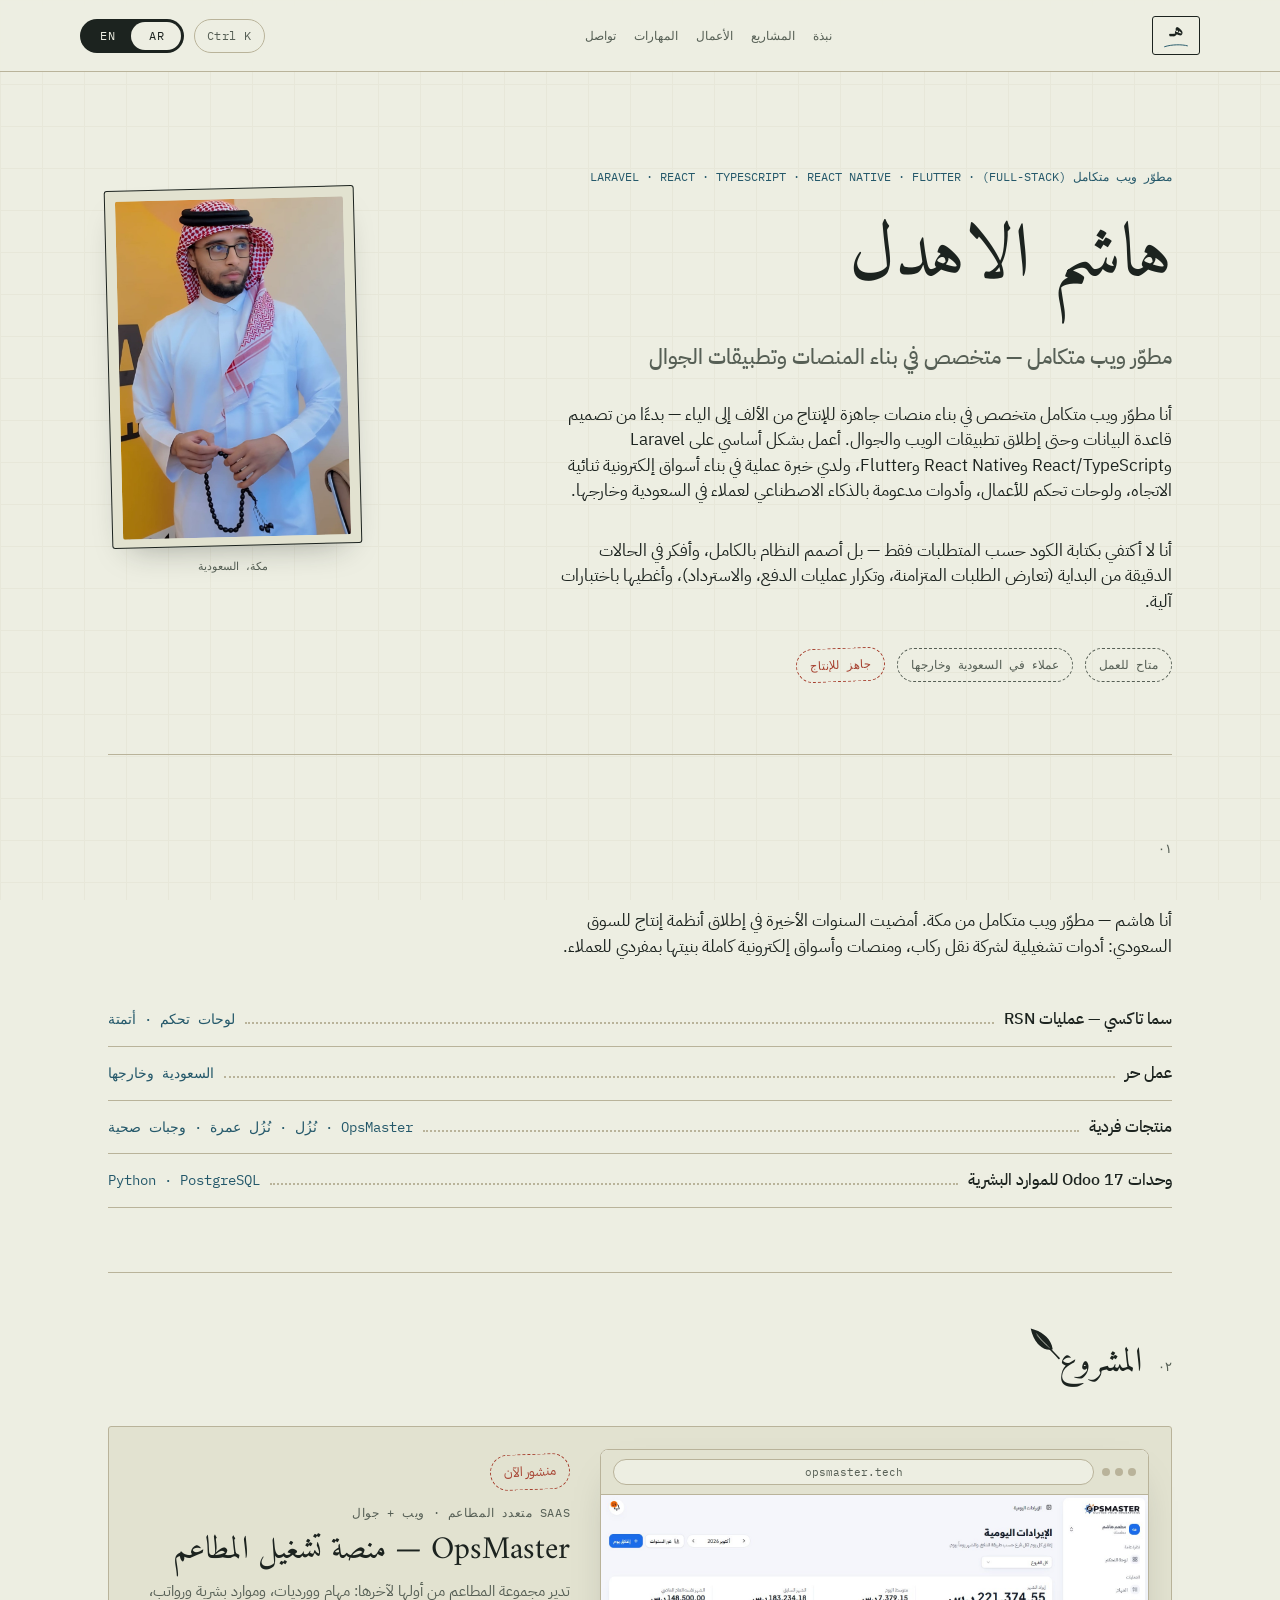
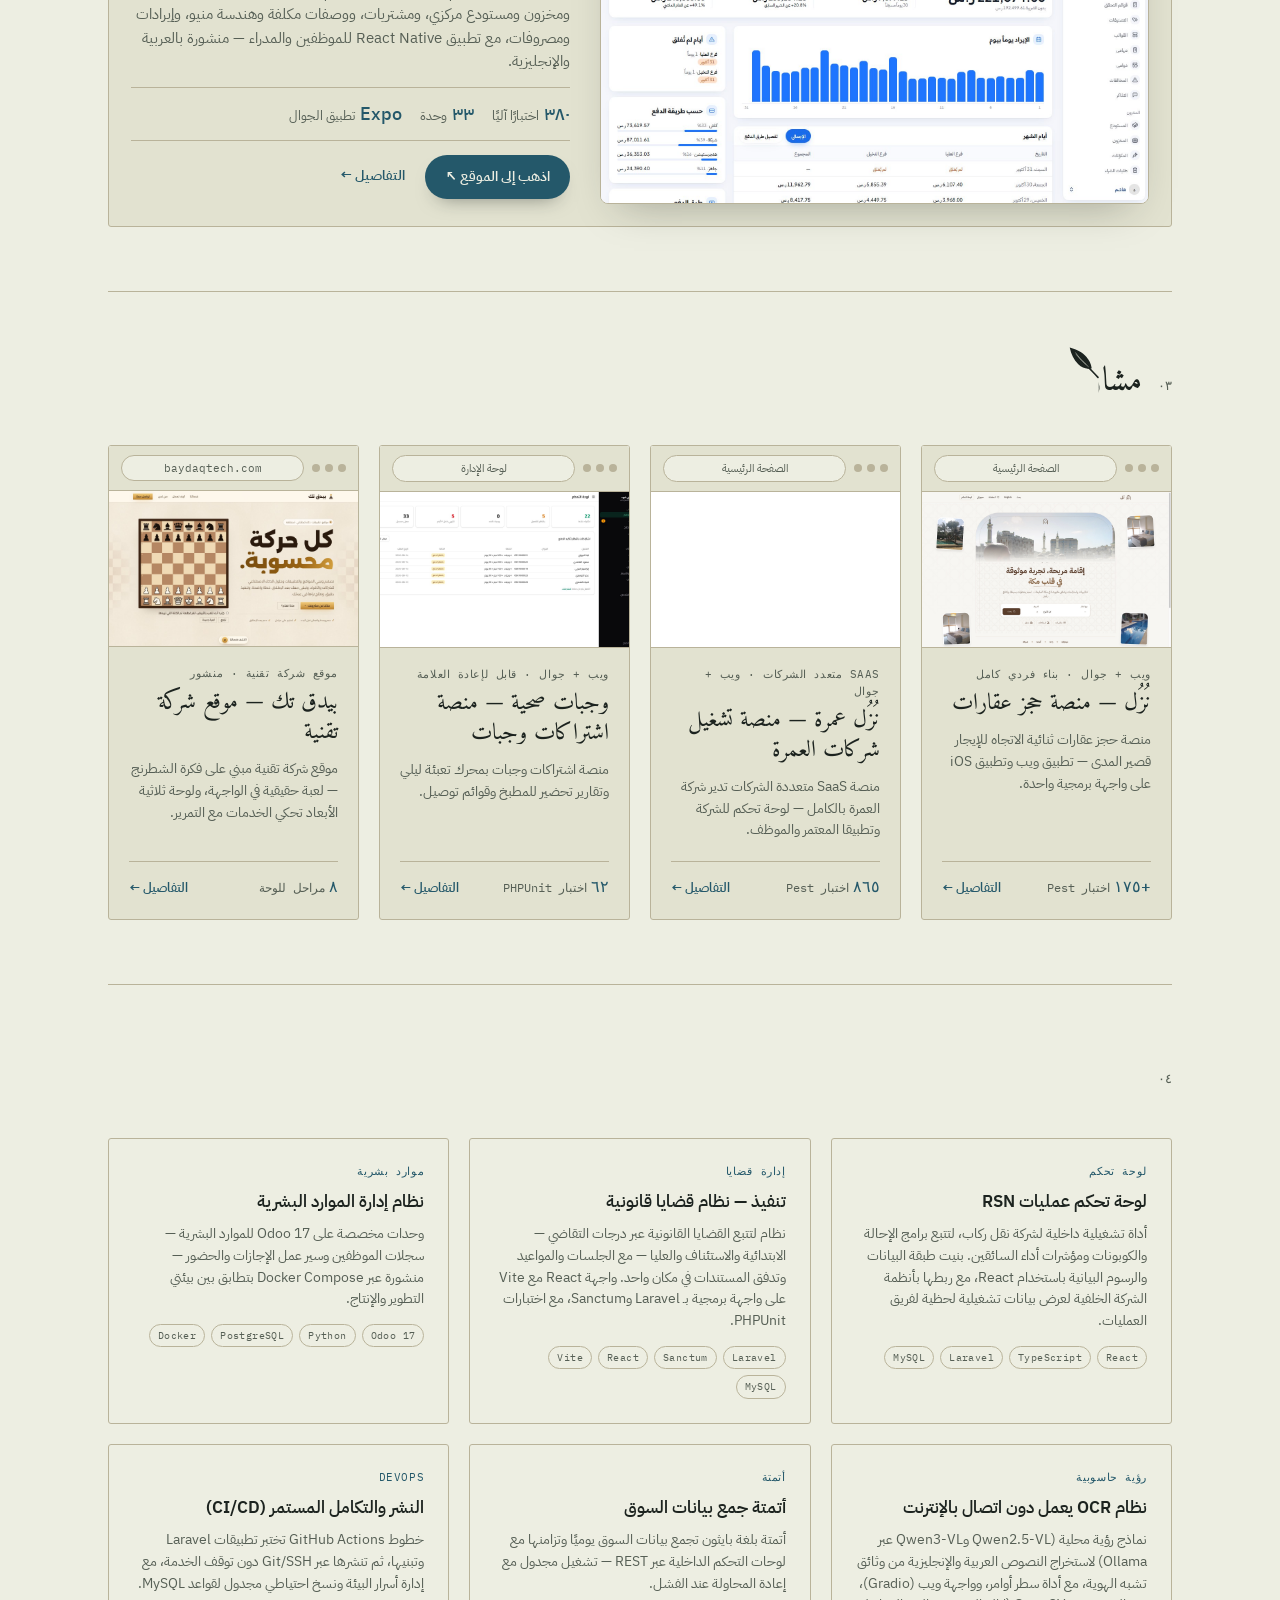
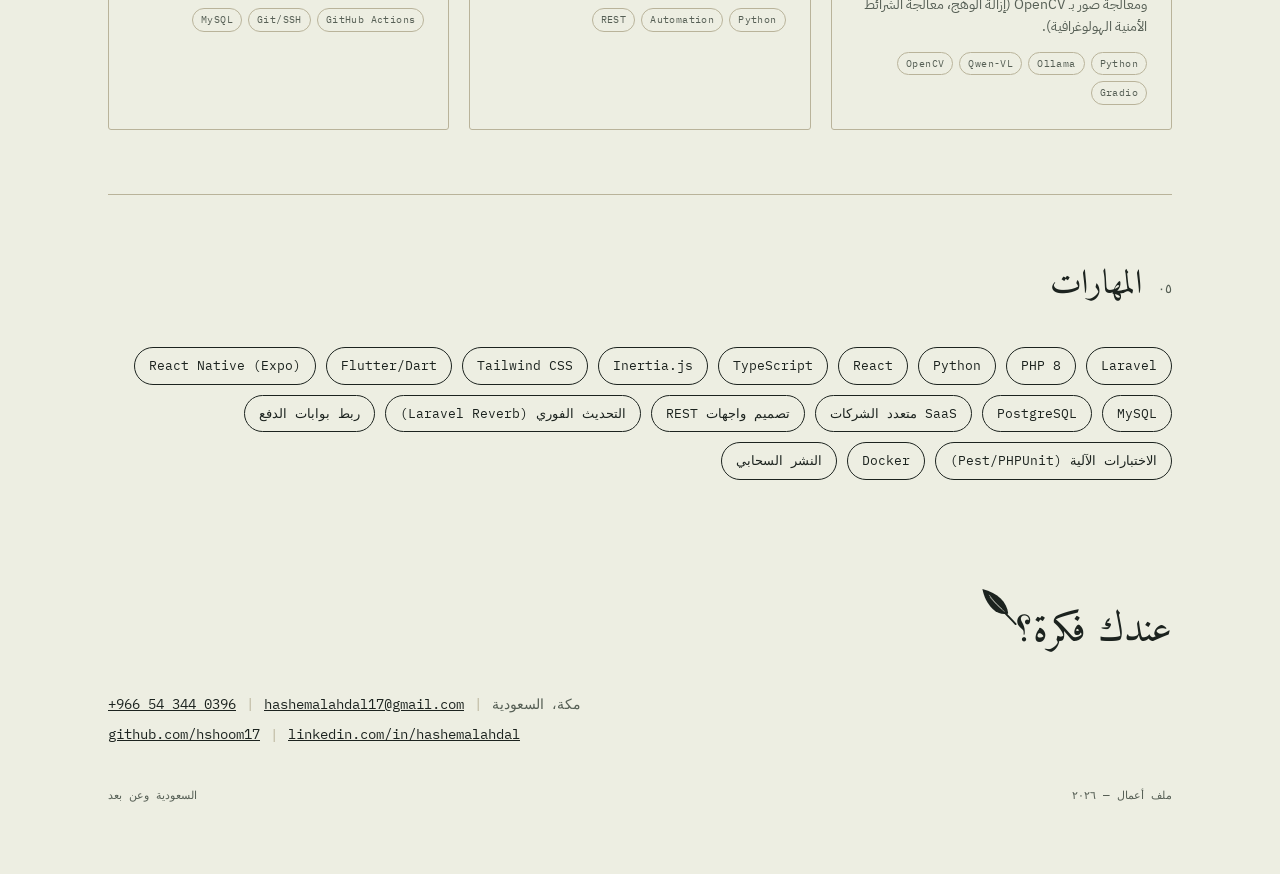
<file: index.html>
<!doctype html>
<html lang="ar" dir="rtl" data-lang="ar">
<head>
<meta charset="UTF-8">
<meta name="viewport" content="width=device-width, initial-scale=1.0">
<title>هاشم الاهدل — مطوّر ويب متكامل</title>
<meta name="description" content="مطوّر ويب متكامل متخصص في Laravel وReact/TypeScript وReact Native وFlutter — منصات ويب وجوال جاهزة للإنتاج.">
<meta property="og:title" content="هاشم الاهدل — مطوّر ويب متكامل">
<meta property="og:description" content="مطوّر ويب متكامل متخصص في Laravel وReact/TypeScript وReact Native وFlutter — منصات ويب وجوال جاهزة للإنتاج.">
<meta property="og:type" content="website">
<meta property="og:locale" content="ar_SA">
<meta property="og:locale:alternate" content="en_US">
<meta name="twitter:card" content="summary_large_image">
<meta name="theme-color" content="#EDEEE2">
<link rel="canonical" href="https://hashemalahdal.com/">
<meta property="og:url" content="https://hashemalahdal.com/">
<meta property="og:image" content="https://hashemalahdal.com/images/og-cover.png">
<meta property="og:image:secure_url" content="https://hashemalahdal.com/images/og-cover.png">
<meta property="og:image:type" content="image/png">
<meta property="og:site_name" content="Hashem Alahdal">
<meta name="twitter:image" content="https://hashemalahdal.com/images/og-cover.png">
<meta property="og:image:width" content="1200">
<meta property="og:image:height" content="630">
<link rel="icon" href="data:image/svg+xml,%3Csvg xmlns='http://www.w3.org/2000/svg' viewBox='0 0 64 64'%3E%3Crect width='64' height='64' rx='8' fill='%23EDEEE2'/%3E%3Crect x='5.5' y='5.5' width='53' height='53' rx='5' fill='none' stroke='%231C231F' stroke-width='3'/%3E%3Ctext x='32' y='40' text-anchor='middle' font-family='Amiri,Times,serif' font-size='34' font-weight='700' fill='%231C231F'%3E%D9%87%D9%80%3C/text%3E%3Cpath d='M18 48 C 28 44, 40 44, 47 46' fill='none' stroke='%2324586A' stroke-width='2.5' stroke-linecap='round'/%3E%3C/svg%3E">
<link rel="preconnect" href="https://fonts.googleapis.com">
<link rel="preconnect" href="https://fonts.gstatic.com" crossorigin>
<link href="https://fonts.googleapis.com/css2?family=Fraunces:ital,opsz,wght@0,9..144,400;0,9..144,500;0,9..144,600;1,9..144,500&family=Amiri:ital,wght@0,400;0,700;1,400&family=IBM+Plex+Sans:wght@400;500;600&family=IBM+Plex+Sans+Arabic:wght@400;500;600;700&family=IBM+Plex+Mono:wght@400;500&display=swap" rel="stylesheet">
<link rel="stylesheet" href="assets/site.css?v=6">
</head>
<body>

<header class="nav">
  <div class="wrap nav-row">
    <div class="mark" aria-label="Hashem Alahdal — هاشم الاهدل" lang="ar">هـ<svg class="swash" viewBox="0 0 40 6" aria-hidden="true"><path d="M1 5 C 13 1, 30 1, 39 3.5" fill="none" stroke="currentColor" stroke-width="1.6" stroke-linecap="round"/></svg></div>
    <nav class="nav-tags" aria-label="Sections">
      <span data-i18n="en" class="inline" lang="en"><a href="#about">About</a><a href="#flagship">Projects</a><a href="#work">Work</a><a href="#skills">Skills</a><a href="#contact">Contact</a></span>
      <span data-i18n="ar" class="inline" lang="ar"><a href="#about">نبذة</a><a href="#flagship">المشاريع</a><a href="#work">الأعمال</a><a href="#skills">المهارات</a><a href="#contact">تواصل</a></span>
    </nav>
    <div class="nav-controls">
      <button class="lang-toggle" id="langToggle" aria-label="Switch language / تبديل اللغة">
        <span class="thumb"></span>
        <span class="opt en">EN</span>
        <span class="opt ar">AR</span>
      </button>
    </div>
  </div>
</header>
<div id="inkline" aria-hidden="true"></div>

<main class="wrap">

  <!-- HERO -->
  <section class="hero" style="border-top:none;">
    <div data-i18n="en" lang="en">
      <div class="hero-grid">
        <div class="hero-text">
          <p class="eyebrow reveal">Full-stack · Laravel · React &amp; TypeScript · React Native · Flutter</p>
          <h1 class="name display reveal"><span class="name-ink">Hashem Alahdal</span></h1>
          <p class="role reveal">Full-Stack Developer — Web &amp; Mobile Marketplace Specialist</p>
          <p class="lede reveal">I build complete, production-ready platforms end-to-end — from database design to deployed web and mobile apps. I work primarily with Laravel, React/TypeScript, React Native and Flutter, with hands-on experience building two-sided marketplaces, business dashboards, and AI-powered tools for clients in Saudi Arabia and abroad.</p>
          <p class="lede reveal">I don't just write code to spec: I design the whole system and think through the edge cases from the start &mdash; concurrent requests, duplicate payments, refunds &mdash; and cover them with automated tests.</p>
          <div class="stamps reveal">
            <span class="stamp">Open for work</span>
            <span class="stamp">Clients in Saudi Arabia &amp; beyond</span>
            <span class="stamp red">Ships to production</span>
          </div>
        </div>
        <aside class="hero-photo reveal">
          <div class="photo-frame">
            <img src="images/portrait.jpg" width="742" height="1100" alt="Hashem Alahdal — portrait" decoding="async" onerror="this.closest('.hero-photo').style.display='none'">
          </div>
          <p class="photo-caption">Makkah, Saudi Arabia</p>
        </aside>
      </div>
    </div>
    <div data-i18n="ar" lang="ar" dir="rtl">
      <div class="hero-grid">
        <div class="hero-text">
          <p class="eyebrow reveal">مطوّر ويب متكامل (Full-Stack) · <bdi dir="ltr" style="display:inline-block;text-align:right">Laravel · React · TypeScript · React Native · Flutter</bdi></p>
          <h1 class="name display reveal"><span class="name-ink">هاشم الاهدل</span></h1>
          <p class="role reveal">مطوّر ويب متكامل — متخصص في بناء المنصات وتطبيقات الجوال</p>
          <p class="lede reveal">أنا مطوّر ويب متكامل متخصص في بناء منصات جاهزة للإنتاج من الألف إلى الياء — بدءًا من تصميم قاعدة البيانات وحتى إطلاق تطبيقات الويب والجوال. أعمل بشكل أساسي على Laravel وReact/TypeScript وReact Native وFlutter، ولدي خبرة عملية في بناء أسواق إلكترونية ثنائية الاتجاه، ولوحات تحكم للأعمال، وأدوات مدعومة بالذكاء الاصطناعي لعملاء في السعودية وخارجها.</p>
          <p class="lede reveal">أنا لا أكتفي بكتابة الكود حسب المتطلبات فقط — بل أصمم النظام بالكامل، وأفكر في الحالات الدقيقة من البداية (تعارض الطلبات المتزامنة، وتكرار عمليات الدفع، والاسترداد)، وأغطيها باختبارات آلية.</p>
          <div class="stamps reveal">
            <span class="stamp">متاح للعمل</span>
            <span class="stamp">عملاء في السعودية وخارجها</span>
            <span class="stamp red">جاهز للإنتاج</span>
          </div>
        </div>
        <aside class="hero-photo reveal">
          <div class="photo-frame">
            <img src="images/portrait.jpg" width="742" height="1100" alt="هاشم الاهدل — صورة شخصية" decoding="async" onerror="this.closest('.hero-photo').style.display='none'">
          </div>
          <p class="photo-caption">مكة، السعودية</p>
        </aside>
      </div>
    </div>
  </section>

  <!-- ABOUT -->
  <section id="about">
    <div data-i18n="en" lang="en">
      <div class="sec-head"><span class="sec-num">01</span><h2>About</h2></div>
      <p class="lede reveal">I'm Hashem — a full-stack developer based in Makkah. The last few years have been spent shipping production systems for the Saudi market: operations tooling for a ride-hailing company, and complete marketplaces and subscription platforms built solo for clients.</p>
      <div class="ledger-row reveal"><span class="label">SamaTaxi — RSN ops</span><span class="dots"></span><span class="value">dashboards · automation</span></div>
      <div class="ledger-row reveal"><span class="label">Freelance clients</span><span class="dots"></span><span class="value">Saudi Arabia &amp; abroad</span></div>
      <div class="ledger-row reveal"><span class="label">Solo products</span><span class="dots"></span><span class="value">OpsMaster · Nuzul · Nuzul Umrah · Healthy Meals</span></div>
      <div class="ledger-row reveal"><span class="label">Odoo 17 HR modules</span><span class="dots"></span><span class="value">Python · PostgreSQL</span></div>
    </div>
    <div data-i18n="ar" lang="ar" dir="rtl">
      <div class="sec-head"><span class="sec-num">٠١</span><h2>نبذة</h2></div>
      <p class="lede reveal">أنا هاشم — مطوّر ويب متكامل من مكة. أمضيت السنوات الأخيرة في إطلاق أنظمة إنتاج للسوق السعودي: أدوات تشغيلية لشركة نقل ركاب، ومنصات وأسواق إلكترونية كاملة بنيتها بمفردي للعملاء.</p>
      <div class="ledger-row reveal"><span class="label">سما تاكسي — عمليات RSN</span><span class="dots"></span><span class="value">لوحات تحكم · أتمتة</span></div>
      <div class="ledger-row reveal"><span class="label">عمل حر</span><span class="dots"></span><span class="value">السعودية وخارجها</span></div>
      <div class="ledger-row reveal"><span class="label">منتجات فردية</span><span class="dots"></span><span class="value">OpsMaster · نُزُل · نُزُل عمرة · وجبات صحية</span></div>
      <div class="ledger-row reveal"><span class="label">وحدات Odoo 17 للموارد البشرية</span><span class="dots"></span><span class="value">Python · PostgreSQL</span></div>
    </div>
  </section>

  <!-- FLAGSHIP — the main, live project gets a section of its own -->
  <section id="flagship">
    <div data-i18n="en" lang="en">
      <div class="sec-head"><span class="sec-num">02</span><h2>Main project</h2></div>
        <div class="flagship reveal">
          <a class="browser-frame" href="projects/opsmaster.html" aria-label="OpsMaster details">
            <div class="browser-bar"><div class="browser-dots"><span></span><span></span><span></span></div><div class="browser-url">opsmaster.tech</div></div>
            <img src="images/ops-web-01-revenue.jpg" width="1600" height="900" loading="lazy" decoding="async" alt="OpsMaster daily revenue — the month's total and revenue per day">
          </a>
          <div class="flagship-body">
            <span class="stamp red">Live now</span>
            <p class="feature-sub">Multi-tenant SaaS · Web + Mobile</p>
            <h3>OpsMaster — Restaurant Operations Platform</h3>
            <p class="proj-line">Runs a restaurant group end to end: tasks and shifts, HR and payroll, inventory and a central warehouse, purchasing, costed recipes and menu engineering, revenue and expenses, with a React Native app for staff and managers — live, in Arabic and English.</p>
            <div class="flagship-stats"><span><b>380</b>automated tests</span><span><b>33</b>modules</span><span><b>Expo</b>mobile app</span></div>
            <div class="flagship-actions">
              <a class="demo-link" href="https://opsmaster.tech" target="_blank" rel="noopener" aria-label="Visit the OpsMaster site (opens in a new tab)">Visit the live site ↗</a>
              <a class="proj-more" href="projects/opsmaster.html" aria-label="OpsMaster details">Details →</a>
            </div>
          </div>
        </div>
    </div>
    <div data-i18n="ar" lang="ar" dir="rtl">
      <div class="sec-head"><span class="sec-num">٠٢</span><h2>المشروع الرئيسي</h2></div>
        <div class="flagship reveal">
          <a class="browser-frame" href="projects/opsmaster.html" aria-label="تفاصيل OpsMaster">
            <div class="browser-bar"><div class="browser-dots"><span></span><span></span><span></span></div><div class="browser-url">opsmaster.tech</div></div>
            <img src="images/ops-web-01-revenue.jpg" width="1600" height="900" loading="lazy" decoding="async" alt="الإيرادات اليومية في OpsMaster — إيراد الشهر والإيراد يومًا بيوم">
          </a>
          <div class="flagship-body">
            <span class="stamp red">منشور الآن</span>
            <p class="feature-sub">SaaS متعدد المطاعم · ويب + جوال</p>
            <h3>OpsMaster — منصة تشغيل المطاعم</h3>
            <p class="proj-line">تدير مجموعة المطاعم من أولها لآخرها: مهام وورديات، وموارد بشرية ورواتب، ومخزون ومستودع مركزي، ومشتريات، ووصفات مكلفة وهندسة منيو، وإيرادات ومصروفات، مع تطبيق React Native للموظفين والمدراء — منشورة بالعربية والإنجليزية.</p>
            <div class="flagship-stats"><span><b>٣٨٠</b>اختبارًا آليًا</span><span><b>٣٣</b>وحدة</span><span><b>Expo</b>تطبيق الجوال</span></div>
            <div class="flagship-actions">
              <a class="demo-link" href="https://opsmaster.tech" target="_blank" rel="noopener" aria-label="اذهب إلى موقع OpsMaster (يفتح في نافذة جديدة)">اذهب إلى الموقع ↖</a>
              <a class="proj-more" href="projects/opsmaster.html" aria-label="تفاصيل OpsMaster">التفاصيل ←</a>
            </div>
          </div>
        </div>
    </div>
  </section>

  <!-- PROJECTS — one card each; the full write-up lives in projects/<id>.html -->
  <section id="projects">
    <div data-i18n="en" lang="en">
      <div class="sec-head"><span class="sec-num">03</span><h2>Selected projects</h2></div>
      <div class="proj-grid">
        <a class="proj-card reveal" href="projects/nuzul.html">
          <div class="browser-frame">
            <div class="browser-bar"><div class="browser-dots"><span></span><span></span><span></span></div><div class="browser-url screen">Home page</div></div>
            <img src="images/web-01-home.jpg" width="1600" height="1400" loading="lazy" decoding="async" alt="Nuzul web home page">
          </div>
          <div class="proj-body">
            <p class="feature-sub">Web + Mobile · Solo-built</p>
            <h3>Nuzul — Property Booking Marketplace</h3>
            <p class="proj-line">Two-sided booking marketplace for short-term rentals — a web app and a native iOS app on one API.</p>
            <div class="proj-foot"><span class="proj-stat"><b>175+</b>Pest tests</span><span class="proj-more">Details →</span></div>
          </div>
        </a>
        <a class="proj-card reveal" href="projects/nuzul-os.html">
          <div class="browser-frame">
            <div class="browser-bar"><div class="browser-dots"><span></span><span></span><span></span></div><div class="browser-url screen">Home page</div></div>
            <img src="images/os-web-01-landing.jpg" width="1440" height="1150" loading="lazy" decoding="async" alt="Nuzul Umrah landing page">
          </div>
          <div class="proj-body">
            <p class="feature-sub">Multi-tenant SaaS · Web + Mobile</p>
            <h3>Nuzul Umrah — Operations Platform for Umrah Companies</h3>
            <p class="proj-line">Multi-tenant SaaS that runs an Umrah company end to end — a company dashboard plus pilgrim and staff apps.</p>
            <div class="proj-foot"><span class="proj-stat"><b>865</b>Pest tests</span><span class="proj-more">Details →</span></div>
          </div>
        </a>
        <a class="proj-card reveal" href="projects/meals.html">
          <div class="browser-frame">
            <div class="browser-bar"><div class="browser-dots"><span></span><span></span><span></span></div><div class="browser-url screen">Admin dashboard</div></div>
            <img src="images/hf-web-01-dashboard.jpg" width="1600" height="900" loading="lazy" decoding="async" alt="Meal-subscription admin dashboard">
          </div>
          <div class="proj-body">
            <p class="feature-sub">Web + Mobile · White-label</p>
            <h3>Healthy Meals — Subscription Platform</h3>
            <p class="proj-line">Meal-subscription platform with a nightly auto-fill engine, kitchen prep reports and delivery lists.</p>
            <div class="proj-foot"><span class="proj-stat"><b>62</b>PHPUnit tests</span><span class="proj-more">Details →</span></div>
          </div>
        </a>
        <a class="proj-card reveal" href="projects/baydaq.html">
          <div class="browser-frame">
            <div class="browser-bar"><div class="browser-dots"><span></span><span></span><span></span></div><div class="browser-url">baydaqtech.com</div></div>
            <img src="images/bq-web-01-hero.jpg" width="1600" height="900" loading="lazy" decoding="async" alt="Baydaq Tech home — the headline beside a playable chess board">
          </div>
          <div class="proj-body">
            <p class="feature-sub">Tech company website · Live</p>
            <h3>Baydaq Tech — Tech Company Website</h3>
            <p class="proj-line">A tech company website built around chess — a playable game in the hero and a 3D board that tells the services as you scroll.</p>
            <div class="proj-foot"><span class="proj-stat"><b>8</b>board stages</span><span class="proj-more">Details →</span></div>
          </div>
        </a>
      </div>
    </div>
    <div data-i18n="ar" lang="ar" dir="rtl">
      <div class="sec-head"><span class="sec-num">٠٣</span><h2>مشاريع مختارة</h2></div>
      <div class="proj-grid">
        <a class="proj-card reveal" href="projects/nuzul.html">
          <div class="browser-frame">
            <div class="browser-bar"><div class="browser-dots"><span></span><span></span><span></span></div><div class="browser-url screen">الصفحة الرئيسية</div></div>
            <img src="images/web-01-home.jpg" width="1600" height="1400" loading="lazy" decoding="async" alt="الصفحة الرئيسية لموقع نُزُل">
          </div>
          <div class="proj-body">
            <p class="feature-sub">ويب + جوال · بناء فردي كامل</p>
            <h3>نُزُل — منصة حجز عقارات</h3>
            <p class="proj-line">منصة حجز عقارات ثنائية الاتجاه للإيجار قصير المدى — تطبيق ويب وتطبيق iOS على واجهة برمجية واحدة.</p>
            <div class="proj-foot"><span class="proj-stat"><b>+١٧٥</b>اختبار Pest</span><span class="proj-more">التفاصيل ←</span></div>
          </div>
        </a>
        <a class="proj-card reveal" href="projects/nuzul-os.html">
          <div class="browser-frame">
            <div class="browser-bar"><div class="browser-dots"><span></span><span></span><span></span></div><div class="browser-url screen">الصفحة الرئيسية</div></div>
            <img src="images/os-web-01-landing.jpg" width="1440" height="1150" loading="lazy" decoding="async" alt="الصفحة الرئيسية لنُزُل عمرة">
          </div>
          <div class="proj-body">
            <p class="feature-sub">SaaS متعدد الشركات · ويب + جوال</p>
            <h3>نُزُل عمرة — منصة تشغيل شركات العمرة</h3>
            <p class="proj-line">منصة SaaS متعددة الشركات تدير شركة العمرة بالكامل — لوحة تحكم للشركة وتطبيقا المعتمر والموظف.</p>
            <div class="proj-foot"><span class="proj-stat"><b>٨٦٥</b>اختبار Pest</span><span class="proj-more">التفاصيل ←</span></div>
          </div>
        </a>
        <a class="proj-card reveal" href="projects/meals.html">
          <div class="browser-frame">
            <div class="browser-bar"><div class="browser-dots"><span></span><span></span><span></span></div><div class="browser-url screen">لوحة الإدارة</div></div>
            <img src="images/hf-web-01-dashboard.jpg" width="1600" height="900" loading="lazy" decoding="async" alt="لوحة تحكم منصة الوجبات">
          </div>
          <div class="proj-body">
            <p class="feature-sub">ويب + جوال · قابل لإعادة العلامة</p>
            <h3>وجبات صحية — منصة اشتراكات وجبات</h3>
            <p class="proj-line">منصة اشتراكات وجبات بمحرك تعبئة ليلي وتقارير تحضير للمطبخ وقوائم توصيل.</p>
            <div class="proj-foot"><span class="proj-stat"><b>٦٢</b>اختبار PHPUnit</span><span class="proj-more">التفاصيل ←</span></div>
          </div>
        </a>
        <a class="proj-card reveal" href="projects/baydaq.html">
          <div class="browser-frame">
            <div class="browser-bar"><div class="browser-dots"><span></span><span></span><span></span></div><div class="browser-url">baydaqtech.com</div></div>
            <img src="images/bq-web-01-hero.jpg" width="1600" height="900" loading="lazy" decoding="async" alt="الصفحة الرئيسية لبيدق تك — العنوان بجانب لوحة شطرنج قابلة للعب">
          </div>
          <div class="proj-body">
            <p class="feature-sub">موقع شركة تقنية · منشور</p>
            <h3>بيدق تك — موقع شركة تقنية</h3>
            <p class="proj-line">موقع شركة تقنية مبني على فكرة الشطرنج — لعبة حقيقية في الواجهة، ولوحة ثلاثية الأبعاد تحكي الخدمات مع التمرير.</p>
            <div class="proj-foot"><span class="proj-stat"><b>٨</b>مراحل للوحة</span><span class="proj-more">التفاصيل ←</span></div>
          </div>
        </a>
      </div>
    </div>
  </section>

  <!-- APPROACH LEDGER — hidden for now; remove the `hidden` attribute (and restore nav link + renumbering) to bring it back -->
  <section id="approach" hidden>
    <div data-i18n="en" lang="en">
      <div class="sec-head"><span class="sec-num">02</span><h2>The approach</h2></div>
      <div class="ledger-row reveal"><span class="label">Race conditions</span><span class="dots"></span><span class="value">→ date-safe holds</span></div>
      <div class="ledger-row reveal"><span class="label">Payment idempotency</span><span class="dots"></span><span class="value">→ webhook-confirmed, no double charges</span></div>
      <div class="ledger-row reveal"><span class="label">Refund logic</span><span class="dots"></span><span class="value">→ automatic, rule-based</span></div>
      <div class="ledger-row reveal"><span class="label">Rounding errors</span><span class="dots"></span><span class="value">→ money stored as integers</span></div>
      <div class="ledger-row reveal"><span class="label">Language</span><span class="dots"></span><span class="value">→ Arabic RTL + English, one codebase</span></div>
    </div>
    <div data-i18n="ar" lang="ar" dir="rtl">
      <div class="sec-head"><span class="sec-num">٠٢</span><h2>الأسلوب</h2></div>
      <div class="ledger-row reveal"><span class="label">تعارض الطلبات المتزامنة</span><span class="dots"></span><span class="value">← حجز آمن للتواريخ</span></div>
      <div class="ledger-row reveal"><span class="label">ضمان عدم تكرار عمليات الدفع</span><span class="dots"></span><span class="value">← تأكيد عبر Webhook</span></div>
      <div class="ledger-row reveal"><span class="label">منطق الاسترداد</span><span class="dots"></span><span class="value">← تلقائي ومبني على قواعد</span></div>
      <div class="ledger-row reveal"><span class="label">أخطاء التقريب</span><span class="dots"></span><span class="value">← المبالغ كأعداد صحيحة</span></div>
      <div class="ledger-row reveal"><span class="label">اللغة</span><span class="dots"></span><span class="value">← عربي RTL وإنجليزي، قاعدة كود واحدة</span></div>
    </div>
  </section>

  <!-- OTHER WORK -->
  <section id="work">
    <div data-i18n="en" lang="en">
      <div class="sec-head"><span class="sec-num">04</span><h2>Other work</h2></div>
      <div class="grid">
        <div class="card reveal"><p class="tag">Dashboard</p><h4>RSN Operations Dashboard</h4><p>Internal ops tool for a ride-hailing company — referral/coupon tracking and driver performance. Built the React data layer and visualizations, integrated with backend systems for real-time insight.</p><div class="card-tags"><span>React</span><span>TypeScript</span><span>Laravel</span><span>MySQL</span></div></div>
        <div class="card reveal"><p class="tag">Case management</p><h4>Tanfeeth — Legal Case System</h4><p>Case tracking for legal operations across Primary, Appeal and Supreme court levels — hearings, deadlines and document workflow in one queue. React + Vite frontend on a Laravel/Sanctum API, PHPUnit-tested.</p><div class="card-tags"><span>Laravel</span><span>Sanctum</span><span>React</span><span>Vite</span><span>MySQL</span></div></div>
        <div class="card reveal"><p class="tag">HR / Odoo</p><h4>HR Management System</h4><p>Custom Odoo 17 HR modules — employee records, leave and attendance workflows — deployed with Docker Compose for dev/prod parity.</p><div class="card-tags"><span>Odoo 17</span><span>Python</span><span>PostgreSQL</span><span>Docker</span></div></div>
        <div class="card reveal"><p class="tag">Computer vision</p><h4>Offline OCR Pipeline</h4><p>Local vision-model pipeline (Ollama-served Qwen2.5/3-VL) extracting Arabic/English text from ID-style documents — CLI, Gradio UI, OpenCV cleanup for glare and security strips.</p><div class="card-tags"><span>Python</span><span>Ollama</span><span>Qwen-VL</span><span>OpenCV</span><span>Gradio</span></div></div>
        <div class="card reveal"><p class="tag">Automation</p><h4>Market Data Automation</h4><p>Python automation that collects market data every day and syncs it to internal dashboards over REST — scheduled runs with retry logic.</p><div class="card-tags"><span>Python</span><span>Automation</span><span>REST</span></div></div>
        <div class="card reveal"><p class="tag">DevOps</p><h4>CI/CD &amp; Deployment</h4><p>GitHub Actions pipelines that test and build Laravel apps, then deploy over Git/SSH with zero-downtime releases, environment secrets and scheduled MySQL backups.</p><div class="card-tags"><span>GitHub Actions</span><span>Git/SSH</span><span>MySQL</span></div></div>
      </div>
    </div>
    <div data-i18n="ar" lang="ar" dir="rtl">
      <div class="sec-head"><span class="sec-num">٠٤</span><h2>مشاريع أخرى</h2></div>
      <div class="grid">
        <div class="card reveal"><p class="tag">لوحة تحكم</p><h4>لوحة تحكم عمليات RSN</h4><p>أداة تشغيلية داخلية لشركة نقل ركاب، لتتبع برامج الإحالة والكوبونات ومؤشرات أداء السائقين. بنيت طبقة البيانات والرسوم البيانية باستخدام React، مع ربطها بأنظمة الشركة الخلفية لعرض بيانات تشغيلية لحظية لفريق العمليات.</p><div class="card-tags"><span>React</span><span>TypeScript</span><span>Laravel</span><span>MySQL</span></div></div>
        <div class="card reveal"><p class="tag">إدارة قضايا</p><h4>تنفيذ — نظام قضايا قانونية</h4><p>نظام لتتبع القضايا القانونية عبر درجات التقاضي — الابتدائية والاستئناف والعليا — مع الجلسات والمواعيد وتدفق المستندات في مكان واحد. واجهة React مع Vite على واجهة برمجية بـ Laravel وSanctum، مع اختبارات PHPUnit.</p><div class="card-tags"><span>Laravel</span><span>Sanctum</span><span>React</span><span>Vite</span><span>MySQL</span></div></div>
        <div class="card reveal"><p class="tag">موارد بشرية</p><h4>نظام إدارة الموارد البشرية</h4><p>وحدات مخصصة على Odoo 17 للموارد البشرية — سجلات الموظفين وسير عمل الإجازات والحضور — منشورة عبر Docker Compose بتطابق بين بيئتي التطوير والإنتاج.</p><div class="card-tags"><span>Odoo 17</span><span>Python</span><span>PostgreSQL</span><span>Docker</span></div></div>
        <div class="card reveal"><p class="tag">رؤية حاسوبية</p><h4>نظام OCR يعمل دون اتصال بالإنترنت</h4><p>نماذج رؤية محلية (Qwen2.5-VL وQwen3-VL عبر Ollama) لاستخراج النصوص العربية والإنجليزية من وثائق تشبه الهوية، مع أداة سطر أوامر، وواجهة ويب (Gradio)، ومعالجة صور بـ OpenCV (إزالة الوهج، معالجة الشرائط الأمنية الهولوغرافية).</p><div class="card-tags"><span>Python</span><span>Ollama</span><span>Qwen-VL</span><span>OpenCV</span><span>Gradio</span></div></div>
        <div class="card reveal"><p class="tag">أتمتة</p><h4>أتمتة جمع بيانات السوق</h4><p>أتمتة بلغة بايثون تجمع بيانات السوق يوميًا وتزامنها مع لوحات التحكم الداخلية عبر REST — تشغيل مجدول مع إعادة المحاولة عند الفشل.</p><div class="card-tags"><span>Python</span><span>Automation</span><span>REST</span></div></div>
        <div class="card reveal"><p class="tag">DevOps</p><h4>النشر والتكامل المستمر (CI/CD)</h4><p>خطوط GitHub Actions تختبر تطبيقات Laravel وتبنيها، ثم تنشرها عبر Git/SSH دون توقف الخدمة، مع إدارة أسرار البيئة ونسخ احتياطي مجدول لقواعد MySQL.</p><div class="card-tags"><span>GitHub Actions</span><span>Git/SSH</span><span>MySQL</span></div></div>
      </div>
    </div>
  </section>

  <!-- SKILLS -->
  <section id="skills">
    <div data-i18n="en" lang="en">
      <div class="sec-head"><span class="sec-num">05</span><h2>Skills</h2></div>
      <div class="tag-sheet reveal">
        <span>Laravel</span><span>PHP 8</span><span>Python</span><span>React</span><span>TypeScript</span><span>Inertia.js</span><span>Tailwind CSS</span><span>Flutter / Dart</span><span>React Native (Expo)</span><span>MySQL</span><span>PostgreSQL</span><span>Multi-tenant SaaS</span><span>REST API design</span><span>Real-time (Laravel Reverb)</span><span>Payment gateway integration</span><span>Automated testing (Pest / PHPUnit)</span><span>Docker</span><span>Cloud deployment</span>
      </div>
    </div>
    <div data-i18n="ar" lang="ar" dir="rtl">
      <div class="sec-head"><span class="sec-num">٠٥</span><h2>المهارات</h2></div>
      <div class="tag-sheet reveal">
        <span>Laravel</span><span>PHP 8</span><span>Python</span><span>React</span><span>TypeScript</span><span>Inertia.js</span><span>Tailwind CSS</span><span>Flutter/Dart</span><span><bdi>React Native (Expo)</bdi></span><span>MySQL</span><span>PostgreSQL</span><span>SaaS متعدد الشركات</span><span>تصميم واجهات REST</span><span>التحديث الفوري <bdi>(Laravel Reverb)</bdi></span><span>ربط بوابات الدفع</span><span>الاختبارات الآلية <bdi>(Pest/PHPUnit)</bdi></span><span>Docker</span><span>النشر السحابي</span>
      </div>
    </div>
  </section>

</main>

<footer id="contact">
  <div class="wrap">
    <div data-i18n="en" lang="en">
      <div class="footer-top">
        <h2 class="display">Have an idea? I turn it into a working product.</h2>
      </div>
      <div class="contact-block" dir="ltr">
        <div class="contact-line">
          <a href="tel:+966543440396">+966 54 344 0396</a><span class="sep">|</span>
          <a href="mailto:hashemalahdal17@gmail.com">hashemalahdal17@gmail.com</a><span class="sep">|</span>
          <span>Makkah, Saudi Arabia</span>
        </div>
        <div class="contact-line">
          <a href="https://github.com/hshoom17" target="_blank" rel="noopener">github.com/hshoom17</a><span class="sep">|</span>
          <a href="https://www.linkedin.com/in/hashemalahdal" target="_blank" rel="noopener">linkedin.com/in/hashemalahdal</a>
        </div>
      </div>
      <div class="foot-note"><span>PORTFOLIO — <span class="js-year">2026</span></span><span>SAUDI ARABIA &amp; REMOTE</span></div>
    </div>
    <div data-i18n="ar" lang="ar" dir="rtl">
      <div class="footer-top">
        <h2 class="display">عندك فكرة؟ أنا أحوّلها لمنتج يعمل.</h2>
      </div>
      <div class="contact-block" dir="ltr">
        <div class="contact-line">
          <a href="tel:+966543440396">+966 54 344 0396</a><span class="sep">|</span>
          <a href="mailto:hashemalahdal17@gmail.com">hashemalahdal17@gmail.com</a><span class="sep">|</span>
          <span>مكة، السعودية</span>
        </div>
        <div class="contact-line">
          <a href="https://github.com/hshoom17" target="_blank" rel="noopener">github.com/hshoom17</a><span class="sep">|</span>
          <a href="https://www.linkedin.com/in/hashemalahdal" target="_blank" rel="noopener">linkedin.com/in/hashemalahdal</a>
        </div>
      </div>
      <div class="foot-note"><span>ملف أعمال — <span class="js-year" data-numerals="arab">٢٠٢٦</span></span><span>السعودية وعن بعد</span></div>
    </div>
  </div>
</footer>

<script src="assets/site.js?v=6"></script>

</body>
</html>
</file>
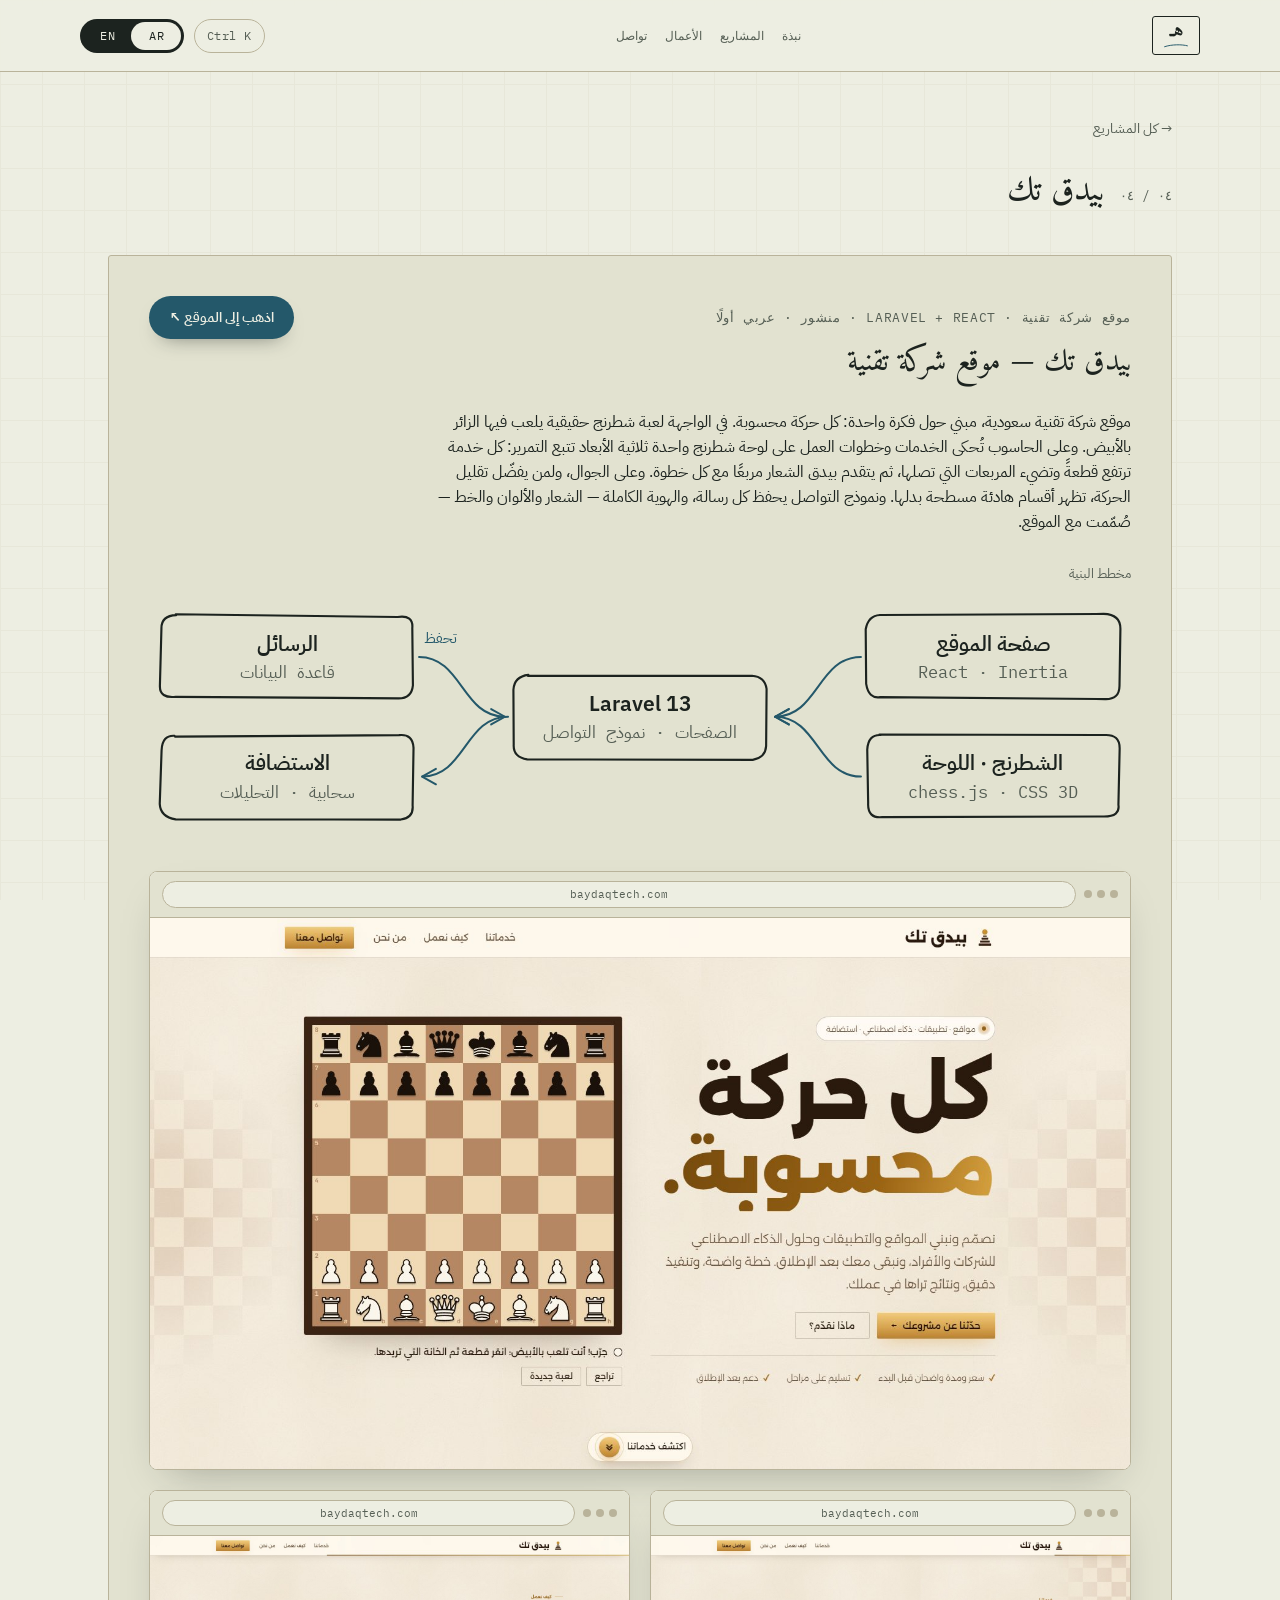
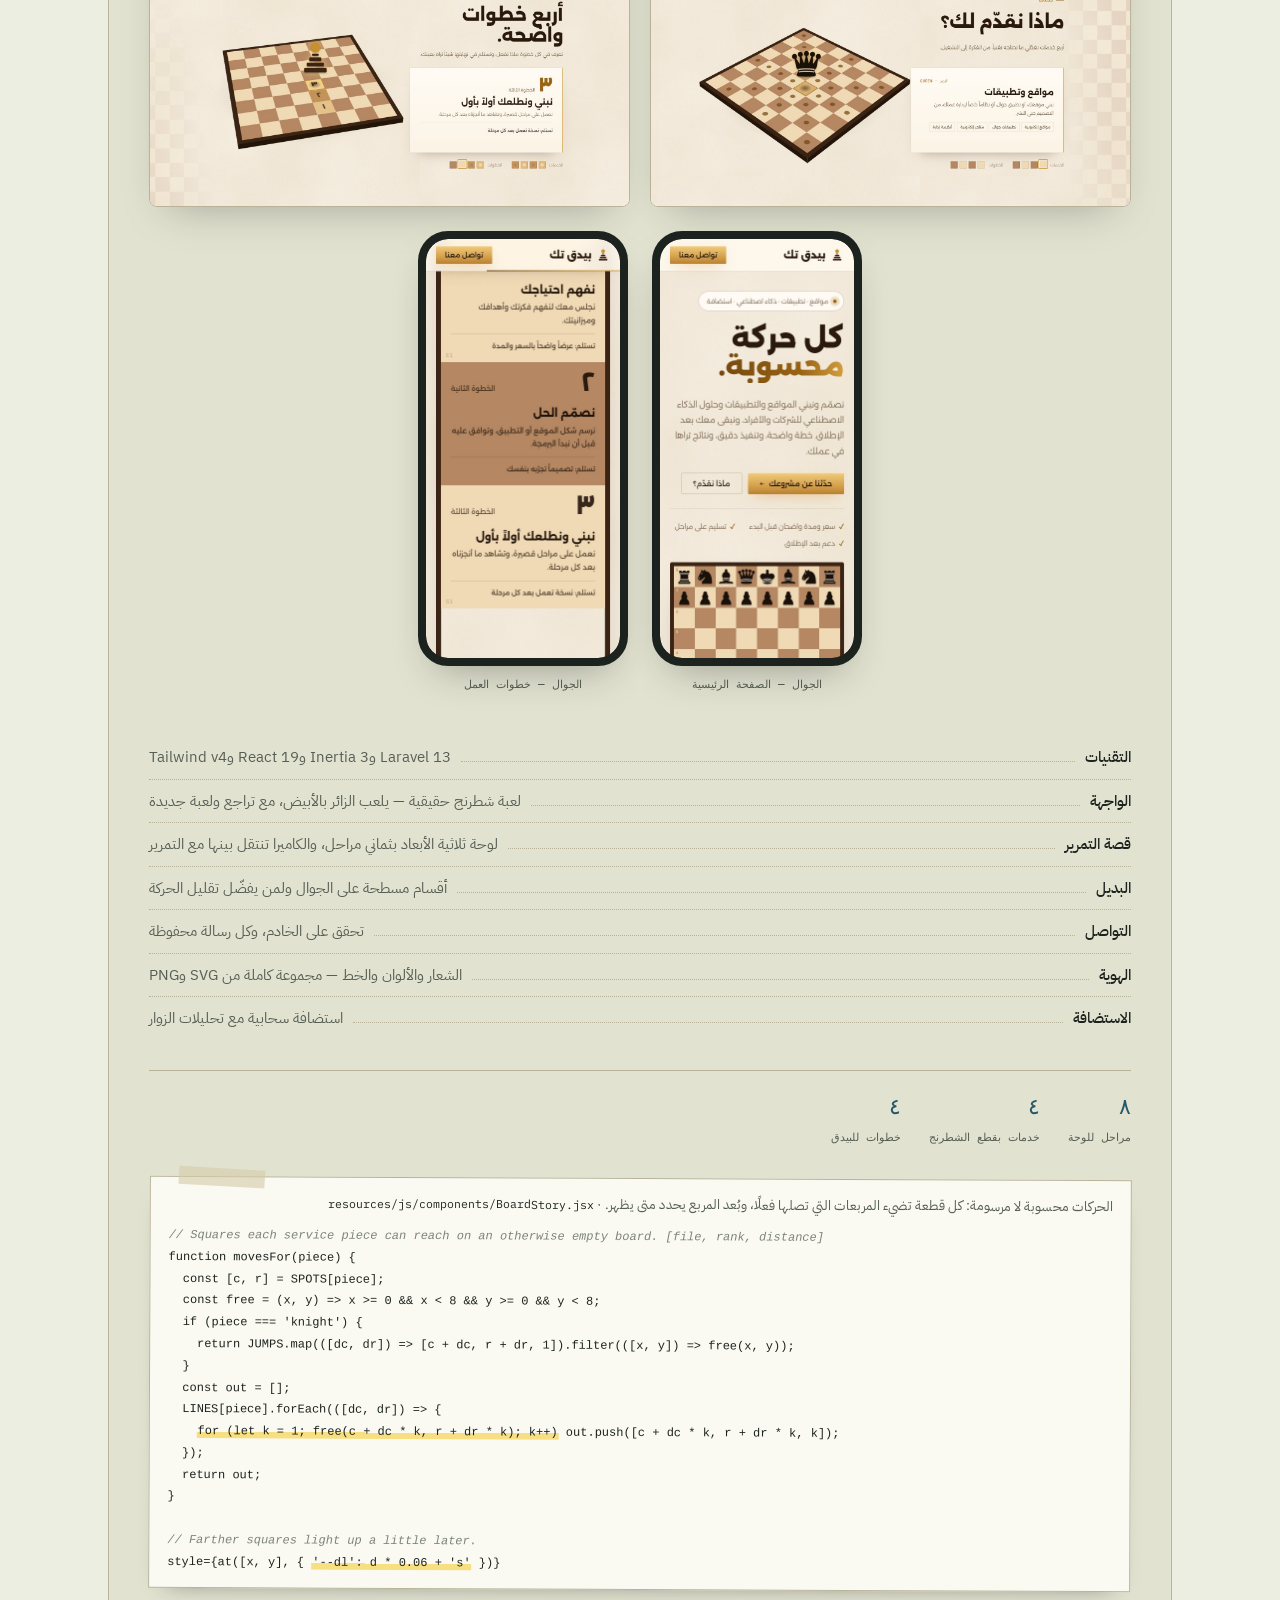
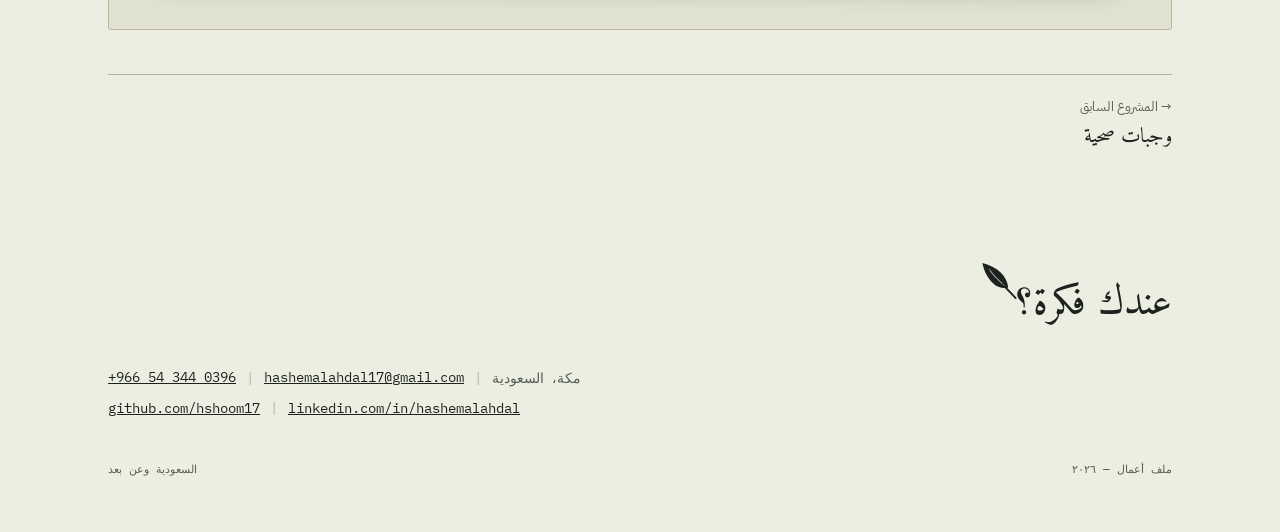
<file: projects/baydaq.html>
<!doctype html>
<html lang="ar" dir="rtl" data-lang="ar" data-title-en="Baydaq Tech — Tech Company Website · Hashem Alahdal" data-title-ar="بيدق تك — موقع شركة تقنية · هاشم الاهدل" data-desc-en="A live tech company website built around chess: a playable game in the hero and a 3D board that tells the services as you scroll. Laravel + React." data-desc-ar="موقع شركة تقنية منشور مبني على فكرة الشطرنج: لعبة حقيقية في الواجهة، ولوحة ثلاثية الأبعاد تحكي الخدمات مع التمرير. Laravel وReact.">
<head>
<meta charset="UTF-8">
<meta name="viewport" content="width=device-width, initial-scale=1.0">
<title>بيدق تك — موقع شركة تقنية · هاشم الاهدل</title>
<meta name="description" content="موقع شركة تقنية منشور مبني على فكرة الشطرنج: لعبة حقيقية في الواجهة، ولوحة ثلاثية الأبعاد تحكي الخدمات مع التمرير. Laravel وReact.">
<meta property="og:title" content="بيدق تك — موقع شركة تقنية · هاشم الاهدل">
<meta property="og:description" content="موقع شركة تقنية منشور مبني على فكرة الشطرنج: لعبة حقيقية في الواجهة، ولوحة ثلاثية الأبعاد تحكي الخدمات مع التمرير. Laravel وReact.">
<meta property="og:type" content="website">
<meta property="og:locale" content="ar_SA">
<meta property="og:locale:alternate" content="en_US">
<link rel="canonical" href="https://hashemalahdal.com/projects/baydaq.html">
<meta property="og:url" content="https://hashemalahdal.com/projects/baydaq.html">
<meta property="og:image" content="https://hashemalahdal.com/images/bq-web-01-hero.jpg">
<meta property="og:image:secure_url" content="https://hashemalahdal.com/images/bq-web-01-hero.jpg">
<meta property="og:image:type" content="image/jpeg">
<meta property="og:site_name" content="Hashem Alahdal">
<meta name="twitter:image" content="https://hashemalahdal.com/images/bq-web-01-hero.jpg">
<meta name="twitter:card" content="summary_large_image">
<meta name="theme-color" content="#EDEEE2">
<link rel="icon" href="data:image/svg+xml,%3Csvg xmlns='http://www.w3.org/2000/svg' viewBox='0 0 64 64'%3E%3Crect width='64' height='64' rx='8' fill='%23EDEEE2'/%3E%3Crect x='5.5' y='5.5' width='53' height='53' rx='5' fill='none' stroke='%231C231F' stroke-width='3'/%3E%3Ctext x='32' y='40' text-anchor='middle' font-family='Amiri,Times,serif' font-size='34' font-weight='700' fill='%231C231F'%3E%D9%87%D9%80%3C/text%3E%3Cpath d='M18 48 C 28 44, 40 44, 47 46' fill='none' stroke='%2324586A' stroke-width='2.5' stroke-linecap='round'/%3E%3C/svg%3E">
<link rel="preconnect" href="https://fonts.googleapis.com">
<link rel="preconnect" href="https://fonts.gstatic.com" crossorigin>
<link href="https://fonts.googleapis.com/css2?family=Fraunces:ital,opsz,wght@0,9..144,400;0,9..144,500;0,9..144,600;1,9..144,500&family=Amiri:ital,wght@0,400;0,700;1,400&family=IBM+Plex+Sans:wght@400;500;600&family=IBM+Plex+Sans+Arabic:wght@400;500;600;700&family=IBM+Plex+Mono:wght@400;500&display=swap" rel="stylesheet">
<link rel="stylesheet" href="../assets/site.css?v=6">
</head>
<body>

<header class="nav">
  <div class="wrap nav-row">
    <a class="mark" href="../index.html" aria-label="Hashem Alahdal — هاشم الاهدل" lang="ar">هـ<svg class="swash" viewBox="0 0 40 6" aria-hidden="true"><path d="M1 5 C 13 1, 30 1, 39 3.5" fill="none" stroke="currentColor" stroke-width="1.6" stroke-linecap="round"/></svg></a>
    <nav class="nav-tags" aria-label="Sections">
      <span data-i18n="en" class="inline" lang="en"><a href="../index.html#about">About</a><a href="../index.html#projects">Projects</a><a href="../index.html#work">Work</a><a href="#contact">Contact</a></span>
      <span data-i18n="ar" class="inline" lang="ar"><a href="../index.html#about">نبذة</a><a href="../index.html#projects">المشاريع</a><a href="../index.html#work">الأعمال</a><a href="#contact">تواصل</a></span>
    </nav>
    <div class="nav-controls">
      <button class="lang-toggle" id="langToggle" aria-label="Switch language / تبديل اللغة">
        <span class="thumb"></span>
        <span class="opt en">EN</span>
        <span class="opt ar">AR</span>
      </button>
    </div>
  </div>
</header>
<div id="inkline" aria-hidden="true"></div>

<main class="wrap">
  <section class="project" id="baydaq">
    <div data-i18n="en" lang="en">
      <a class="back-link" href="../index.html#projects">← All projects</a>
      <div class="sec-head"><span class="sec-num">04 / 04</span><h2>Baydaq Tech</h2></div>
      <div class="feature-card reveal">
        <div class="feature-top">
          <div>
            <p class="feature-sub">Tech company website · Laravel + React · Live · Arabic-first</p>
            <h3>Baydaq Tech — Tech Company Website</h3>
          </div>
          <a class="demo-link" href="https://baydaqtech.com" target="_blank" rel="noopener">Visit the live site ↗</a>
        </div>
        <p class="feature-desc">The website of a Saudi tech company, built around one idea: every move is calculated. The hero is a real chess game the visitor plays as white. On desktop, the services and the way of working are told on a single 3D chessboard that follows the scroll — each service rises as a piece and lights up the squares it can reach, then the logo pawn walks forward one square per step. Phones, and visitors who ask for reduced motion, get calm flat sections instead. The contact form stores every message, and the full brand — logo, colours and type — was designed together with the site.</p>

        <div class="arch"><p class="note-cap">Architecture sketch</p><div class="arch-scroll"><svg viewBox="0 0 640 160" role="img" aria-label="Architecture sketch: Landing page, Chess and 3D board, Laravel, Contact messages, Hosting"><path class="ln" style="--d:0" pathLength="1" d="M17.9 13.4 L162.6 14.8 Q172.4 13.3 172.2 23.4 L171.8 59.8 Q172.2 68.4 163.5 69.0 L17.6 67.4 Q8.0 66.9 8.8 59.1 L7.5 23.4 Q7.5 13.1 16.1 14.1"/><text class="t1" x="90" y="37">Landing page</text><text class="t2" x="90" y="55">React · Inertia</text><path class="ln" style="--d:1" pathLength="1" d="M17.8 92.0 L162.2 92.4 Q173.0 91.9 172.3 100.5 L172.6 137.7 Q171.3 145.5 162.9 145.4 L16.2 145.4 Q7.1 145.8 7.3 137.1 L8.3 100.7 Q9.0 92.8 16.6 91.6"/><text class="t1" x="90" y="115">Chess · 3D board</text><text class="t2" x="90" y="133">chess.js · CSS 3D</text><path class="ln" style="--d:2" pathLength="1" d="M246.6 53.1 L392.2 53.3 Q402.8 53.5 402.2 61.8 L402.8 97.4 Q401.7 106.6 392.1 106.1 L246.5 106.0 Q238.6 106.8 237.3 98.4 L238.7 62.8 Q237.4 52.0 247.2 53.5"/><text class="t1" x="320" y="76">Laravel 13</text><text class="t2" x="320" y="94">pages · contact form</text><path class="ln" style="--d:3" pathLength="1" d="M477.0 13.9 L622.8 15.1 Q631.7 13.7 632.0 24.0 L631.5 59.9 Q631.3 67.1 623.8 68.5 L476.6 68.9 Q468.3 67.3 467.1 58.4 L468.2 22.7 Q467.8 14.2 477.8 13.5"/><text class="t1" x="550" y="37">Messages</text><text class="t2" x="550" y="55">database</text><path class="ln" style="--d:4" pathLength="1" d="M476.7 91.4 L623.4 91.9 Q631.1 93.0 631.4 101.2 L632.0 136.5 Q631.7 146.9 623.5 145.2 L476.1 146.1 Q467.8 146.0 467.0 137.6 L467.7 101.2 Q467.8 92.3 476.5 91.4"/><text class="t1" x="550" y="115">Hosting</text><text class="t2" x="550" y="133">cloud · analytics</text><path class="ln edge" style="--d:5" pathLength="1" d="M176 41 C204 41, 204 80, 232 80"/><path class="ln edge" style="--d:6" pathLength="1" d="M223 75 L232 80 L223 85"/><path class="ln edge" style="--d:6" pathLength="1" d="M176 119 C204 119, 204 80, 232 80"/><path class="ln edge" style="--d:7" pathLength="1" d="M223 75 L232 80 L223 85"/><path class="ln edge" style="--d:7" pathLength="1" d="M464 41 C436 41, 436 80, 408 80"/><path class="ln edge" style="--d:8" pathLength="1" d="M417 75 L408 80 L417 85"/><text class="lbl" x="461" y="32" style="text-anchor:end">saves</text><path class="ln edge" style="--d:8" pathLength="1" d="M406 80 C434 80, 434 119, 462 119"/><path class="ln edge" style="--d:9" pathLength="1" d="M453 114 L462 119 L453 124"/></svg></div><p class="arch-hint" aria-hidden="true">Swipe sideways to see the whole sketch →</p></div>

        <div class="showcase-main">
          <div class="browser-frame">
            <div class="browser-bar">
              <div class="browser-dots"><span></span><span></span><span></span></div>
              <div class="browser-url">baydaqtech.com</div>
            </div>
            <img src="../images/bq-web-01-hero.jpg" alt="Baydaq Tech home — the headline beside a playable chess board, Arabic RTL" width="1600" height="900" loading="lazy" decoding="async">
          </div>
        </div>
        <div class="showcase-row">
          <div class="browser-frame">
            <div class="browser-bar"><div class="browser-dots"><span></span><span></span><span></span></div><div class="browser-url">baydaqtech.com</div></div>
            <img src="../images/bq-web-02-board.jpg" alt="Services on the 3D board — the queen stands for websites and apps and lights up the squares it can reach" width="1600" height="900" loading="lazy" decoding="async">
          </div>
          <div class="browser-frame">
            <div class="browser-bar"><div class="browser-dots"><span></span><span></span><span></span></div><div class="browser-url">baydaqtech.com</div></div>
            <img src="../images/bq-web-03-steps.jpg" alt="How we work — the logo pawn on the third of four steps, its path numbered on the board" width="1600" height="900" loading="lazy" decoding="async">
          </div>
        </div>
        <div class="showcase-phones">
          <div class="phone-block">
            <div class="phone-frame"><img src="../images/bq-mobile-01-home.jpg" alt="Phone — the headline, call to action and the chess board below" width="780" height="1688" loading="lazy" decoding="async"></div>
            <p class="phone-caption">Phone — home</p>
          </div>
          <div class="phone-block">
            <div class="phone-frame"><img src="../images/bq-mobile-02-steps.jpg" alt="Phone — the four working steps as flat cards" width="780" height="1688" loading="lazy" decoding="async"></div>
            <p class="phone-caption">Phone — working steps</p>
          </div>
        </div>

        <div class="receipt-list" style="margin-top:30px;">
          <div class="receipt-row"><span class="k">Stack</span><span class="d"></span><span class="v">Laravel 13, Inertia 3, React 19, Tailwind v4</span></div>
          <div class="receipt-row"><span class="k">Hero</span><span class="d"></span><span class="v">A playable chess game — you play white, with undo and a new game</span></div>
          <div class="receipt-row"><span class="k">Scroll story</span><span class="d"></span><span class="v">One 3D board, 8 stages, the camera eases between them as you scroll</span></div>
          <div class="receipt-row"><span class="k">Fallback</span><span class="d"></span><span class="v">Flat sections on phones and for reduced motion</span></div>
          <div class="receipt-row"><span class="k">Contact</span><span class="d"></span><span class="v">Validated on the server, every message stored</span></div>
          <div class="receipt-row"><span class="k">Brand</span><span class="d"></span><span class="v">Logo, colours and type — a full SVG and PNG kit</span></div>
          <div class="receipt-row"><span class="k">Hosting</span><span class="d"></span><span class="v">Cloud hosting with web analytics</span></div>
        </div>
        <div class="stat-row">
          <div class="stat"><span class="n" data-count="8">8</span><span class="l">board stages</span></div>
          <div class="stat"><span class="n" data-count="4">4</span><span class="l">services as pieces</span></div>
          <div class="stat"><span class="n" data-count="4">4</span><span class="l">pawn steps</span></div>
        </div>

        <figure class="snippet"><figcaption>The moves are computed, not drawn: each service piece lights the squares it can really reach, and the distance staggers how they appear. · <code>resources/js/components/BoardStory.jsx</code></figcaption><pre><code><span class="c">// Squares each service piece can reach on an otherwise empty board. [file, rank, distance]</span>
function movesFor(piece) {
  const [c, r] = SPOTS[piece];
  const free = (x, y) =&gt; x &gt;= 0 &amp;&amp; x &lt; 8 &amp;&amp; y &gt;= 0 &amp;&amp; y &lt; 8;
  if (piece === 'knight') {
    return JUMPS.map(([dc, dr]) =&gt; [c + dc, r + dr, 1]).filter(([x, y]) =&gt; free(x, y));
  }
  const out = [];
  LINES[piece].forEach(([dc, dr]) =&gt; {
    <mark>for (let k = 1; free(c + dc * k, r + dr * k); k++)</mark> out.push([c + dc * k, r + dr * k, k]);
  });
  return out;
}

<span class="c">// Farther squares light up a little later.</span>
style={at([x, y], { <mark>'--dl': d * 0.06 + 's'</mark> })}</code></pre></figure>
      </div>
      <nav class="project-nav" aria-label="More projects"><a class="prev" href="meals.html"><span class="pn-k">← Previous</span><span class="pn-t">Healthy Meals</span></a></nav>
    </div>

    <div data-i18n="ar" lang="ar" dir="rtl">
      <a class="back-link" href="../index.html#projects">→ كل المشاريع</a>
      <div class="sec-head"><span class="sec-num">٠٤ / ٠٤</span><h2>بيدق تك</h2></div>
      <div class="feature-card reveal">
        <div class="feature-top">
          <div>
            <p class="feature-sub">موقع شركة تقنية · Laravel + React · منشور · عربي أولًا</p>
            <h3>بيدق تك — موقع شركة تقنية</h3>
          </div>
          <a class="demo-link" href="https://baydaqtech.com" target="_blank" rel="noopener">اذهب إلى الموقع ↖</a>
        </div>
        <p class="feature-desc">موقع شركة تقنية سعودية، مبني حول فكرة واحدة: كل حركة محسوبة. في الواجهة لعبة شطرنج حقيقية يلعب فيها الزائر بالأبيض. وعلى الحاسوب تُحكى الخدمات وخطوات العمل على لوحة شطرنج واحدة ثلاثية الأبعاد تتبع التمرير: كل خدمة ترتفع قطعةً وتضيء المربعات التي تصلها، ثم يتقدم بيدق الشعار مربعًا مع كل خطوة. وعلى الجوال، ولمن يفضّل تقليل الحركة، تظهر أقسام هادئة مسطحة بدلها. ونموذج التواصل يحفظ كل رسالة، والهوية الكاملة — الشعار والألوان والخط — صُمّمت مع الموقع.</p>

        <div class="arch"><p class="note-cap">مخطط البنية</p><div class="arch-scroll"><svg viewBox="0 0 640 160" role="img" aria-label="مخطط البنية: صفحة الموقع، الشطرنج واللوحة، Laravel، الرسائل، الاستضافة" direction="rtl"><path class="ln" style="--d:0" pathLength="1" d="M476.1 13.7 L622.2 13.0 Q633.1 13.3 633.1 22.7 L632.5 59.9 Q632.4 68.8 623.1 68.5 L476.5 67.2 Q469.0 68.5 467.4 58.6 L467.1 23.0 Q468.7 14.1 476.4 13.7"/><text class="t1" x="550" y="37">صفحة الموقع</text><text class="t2" x="550" y="55">React · Inertia</text><path class="ln" style="--d:1" pathLength="1" d="M476.0 91.6 L622.6 91.9 Q632.9 91.3 632.6 101.1 L631.8 137.4 Q633.0 145.0 622.4 145.0 L477.9 145.4 Q468.2 146.4 468.7 136.3 L468.1 101.4 Q468.7 91.4 477.0 91.9"/><text class="t1" x="550" y="115">الشطرنج · اللوحة</text><text class="t2" x="550" y="133">chess.js · CSS 3D</text><path class="ln" style="--d:2" pathLength="1" d="M247.0 53.4 L393.0 53.3 Q401.4 53.9 402.5 61.9 L402.2 99.1 Q401.8 106.6 393.5 108.1 L246.5 107.8 Q237.2 106.3 237.7 98.1 L237.5 62.4 Q238.1 53.6 247.7 52.7"/><text class="t1" x="320" y="76">Laravel 13</text><text class="t2" x="320" y="94">الصفحات · نموذج التواصل</text><path class="ln" style="--d:3" pathLength="1" d="M17.4 13.2 L162.0 15.0 Q172.4 13.4 171.6 22.2 L172.0 59.5 Q171.1 68.2 162.3 68.0 L17.4 67.0 Q7.0 68.1 7.1 60.1 L8.1 22.5 Q8.0 14.1 17.7 13.8"/><text class="t1" x="90" y="37">الرسائل</text><text class="t2" x="90" y="55">قاعدة البيانات</text><path class="ln" style="--d:4" pathLength="1" d="M17.0 93.0 L162.9 92.0 Q172.0 91.0 172.4 100.3 L171.8 137.7 Q172.6 145.8 164.1 147.0 L17.4 146.9 Q7.4 145.2 7.0 136.8 L8.2 101.9 Q8.6 91.9 16.6 92.4"/><text class="t1" x="90" y="115">الاستضافة</text><text class="t2" x="90" y="133">سحابية · التحليلات</text><path class="ln edge" style="--d:5" pathLength="1" d="M464 41 C436 41, 436 80, 408 80"/><path class="ln edge" style="--d:6" pathLength="1" d="M417 75 L408 80 L417 85"/><path class="ln edge" style="--d:6" pathLength="1" d="M464 119 C436 119, 436 80, 408 80"/><path class="ln edge" style="--d:7" pathLength="1" d="M417 75 L408 80 L417 85"/><path class="ln edge" style="--d:7" pathLength="1" d="M176 41 C204 41, 204 80, 232 80"/><path class="ln edge" style="--d:8" pathLength="1" d="M223 75 L232 80 L223 85"/><text class="lbl" x="179" y="32" style="text-anchor:end">تحفظ</text><path class="ln edge" style="--d:8" pathLength="1" d="M234 80 C206 80, 206 119, 178 119"/><path class="ln edge" style="--d:9" pathLength="1" d="M187 114 L178 119 L187 124"/></svg></div><p class="arch-hint" aria-hidden="true">← اسحب أفقياً لرؤية المخطط كاملاً</p></div>

        <div class="showcase-main">
          <div class="browser-frame">
            <div class="browser-bar">
              <div class="browser-dots"><span></span><span></span><span></span></div>
              <div class="browser-url">baydaqtech.com</div>
            </div>
            <img src="../images/bq-web-01-hero.jpg" alt="الصفحة الرئيسية لبيدق تك — العنوان بجانب لوحة شطرنج قابلة للعب" width="1600" height="900" loading="lazy" decoding="async">
          </div>
        </div>
        <div class="showcase-row">
          <div class="browser-frame">
            <div class="browser-bar"><div class="browser-dots"><span></span><span></span><span></span></div><div class="browser-url">baydaqtech.com</div></div>
            <img src="../images/bq-web-02-board.jpg" alt="الخدمات على اللوحة ثلاثية الأبعاد — الوزير يمثّل المواقع والتطبيقات ويضيء المربعات التي يصلها" width="1600" height="900" loading="lazy" decoding="async">
          </div>
          <div class="browser-frame">
            <div class="browser-bar"><div class="browser-dots"><span></span><span></span><span></span></div><div class="browser-url">baydaqtech.com</div></div>
            <img src="../images/bq-web-03-steps.jpg" alt="كيف نعمل — بيدق الشعار في الخطوة الثالثة من أربع، ومساره مرقّم على اللوحة" width="1600" height="900" loading="lazy" decoding="async">
          </div>
        </div>
        <div class="showcase-phones">
          <div class="phone-block">
            <div class="phone-frame"><img src="../images/bq-mobile-01-home.jpg" alt="الجوال — العنوان وزر التواصل ولوحة الشطرنج تحتهما" width="780" height="1688" loading="lazy" decoding="async"></div>
            <p class="phone-caption">الجوال — الصفحة الرئيسية</p>
          </div>
          <div class="phone-block">
            <div class="phone-frame"><img src="../images/bq-mobile-02-steps.jpg" alt="الجوال — خطوات العمل الأربع بطاقاتٍ مسطحة" width="780" height="1688" loading="lazy" decoding="async"></div>
            <p class="phone-caption">الجوال — خطوات العمل</p>
          </div>
        </div>

        <div class="receipt-list" style="margin-top:30px;">
          <div class="receipt-row"><span class="k">التقنيات</span><span class="d"></span><span class="v">Laravel 13 وInertia 3 وReact 19 وTailwind v4</span></div>
          <div class="receipt-row"><span class="k">الواجهة</span><span class="d"></span><span class="v">لعبة شطرنج حقيقية — يلعب الزائر بالأبيض، مع تراجع ولعبة جديدة</span></div>
          <div class="receipt-row"><span class="k">قصة التمرير</span><span class="d"></span><span class="v">لوحة ثلاثية الأبعاد بثماني مراحل، والكاميرا تنتقل بينها مع التمرير</span></div>
          <div class="receipt-row"><span class="k">البديل</span><span class="d"></span><span class="v">أقسام مسطحة على الجوال ولمن يفضّل تقليل الحركة</span></div>
          <div class="receipt-row"><span class="k">التواصل</span><span class="d"></span><span class="v">تحقق على الخادم، وكل رسالة محفوظة</span></div>
          <div class="receipt-row"><span class="k">الهوية</span><span class="d"></span><span class="v">الشعار والألوان والخط — مجموعة كاملة من SVG وPNG</span></div>
          <div class="receipt-row"><span class="k">الاستضافة</span><span class="d"></span><span class="v">استضافة سحابية مع تحليلات الزوار</span></div>
        </div>
        <div class="stat-row">
          <div class="stat"><span class="n" data-count="8" data-numerals="arab">٨</span><span class="l">مراحل للوحة</span></div>
          <div class="stat"><span class="n" data-count="4" data-numerals="arab">٤</span><span class="l">خدمات بقطع الشطرنج</span></div>
          <div class="stat"><span class="n" data-count="4" data-numerals="arab">٤</span><span class="l">خطوات للبيدق</span></div>
        </div>

        <figure class="snippet"><figcaption>الحركات محسوبة لا مرسومة: كل قطعة تضيء المربعات التي تصلها فعلًا، وبُعد المربع يحدد متى يظهر. · <code>resources/js/components/BoardStory.jsx</code></figcaption><pre><code><span class="c">// Squares each service piece can reach on an otherwise empty board. [file, rank, distance]</span>
function movesFor(piece) {
  const [c, r] = SPOTS[piece];
  const free = (x, y) =&gt; x &gt;= 0 &amp;&amp; x &lt; 8 &amp;&amp; y &gt;= 0 &amp;&amp; y &lt; 8;
  if (piece === 'knight') {
    return JUMPS.map(([dc, dr]) =&gt; [c + dc, r + dr, 1]).filter(([x, y]) =&gt; free(x, y));
  }
  const out = [];
  LINES[piece].forEach(([dc, dr]) =&gt; {
    <mark>for (let k = 1; free(c + dc * k, r + dr * k); k++)</mark> out.push([c + dc * k, r + dr * k, k]);
  });
  return out;
}

<span class="c">// Farther squares light up a little later.</span>
style={at([x, y], { <mark>'--dl': d * 0.06 + 's'</mark> })}</code></pre></figure>
      </div>
      <nav class="project-nav" aria-label="مشاريع أخرى"><a class="prev" href="meals.html"><span class="pn-k">→ المشروع السابق</span><span class="pn-t">وجبات صحية</span></a></nav>
    </div>
  </section>
</main>

<footer id="contact">
  <div class="wrap">
    <div data-i18n="en" lang="en">
      <div class="footer-top">
        <h2 class="display">Have an idea? I turn it into a working product.</h2>
      </div>
      <div class="contact-block" dir="ltr">
        <div class="contact-line">
          <a href="tel:+966543440396">+966 54 344 0396</a><span class="sep">|</span>
          <a href="mailto:hashemalahdal17@gmail.com">hashemalahdal17@gmail.com</a><span class="sep">|</span>
          <span>Makkah, Saudi Arabia</span>
        </div>
        <div class="contact-line">
          <a href="https://github.com/hshoom17" target="_blank" rel="noopener">github.com/hshoom17</a><span class="sep">|</span>
          <a href="https://www.linkedin.com/in/hashemalahdal" target="_blank" rel="noopener">linkedin.com/in/hashemalahdal</a>
        </div>
      </div>
      <div class="foot-note"><span>PORTFOLIO — <span class="js-year">2026</span></span><span>SAUDI ARABIA &amp; REMOTE</span></div>
    </div>
    <div data-i18n="ar" lang="ar" dir="rtl">
      <div class="footer-top">
        <h2 class="display">عندك فكرة؟ أنا أحوّلها لمنتج يعمل.</h2>
      </div>
      <div class="contact-block" dir="ltr">
        <div class="contact-line">
          <a href="tel:+966543440396">+966 54 344 0396</a><span class="sep">|</span>
          <a href="mailto:hashemalahdal17@gmail.com">hashemalahdal17@gmail.com</a><span class="sep">|</span>
          <span>مكة، السعودية</span>
        </div>
        <div class="contact-line">
          <a href="https://github.com/hshoom17" target="_blank" rel="noopener">github.com/hshoom17</a><span class="sep">|</span>
          <a href="https://www.linkedin.com/in/hashemalahdal" target="_blank" rel="noopener">linkedin.com/in/hashemalahdal</a>
        </div>
      </div>
      <div class="foot-note"><span>ملف أعمال — <span class="js-year" data-numerals="arab">٢٠٢٦</span></span><span>السعودية وعن بعد</span></div>
    </div>
  </div>
</footer>

<script src="../assets/site.js?v=6"></script>
</body>
</html>
</file>
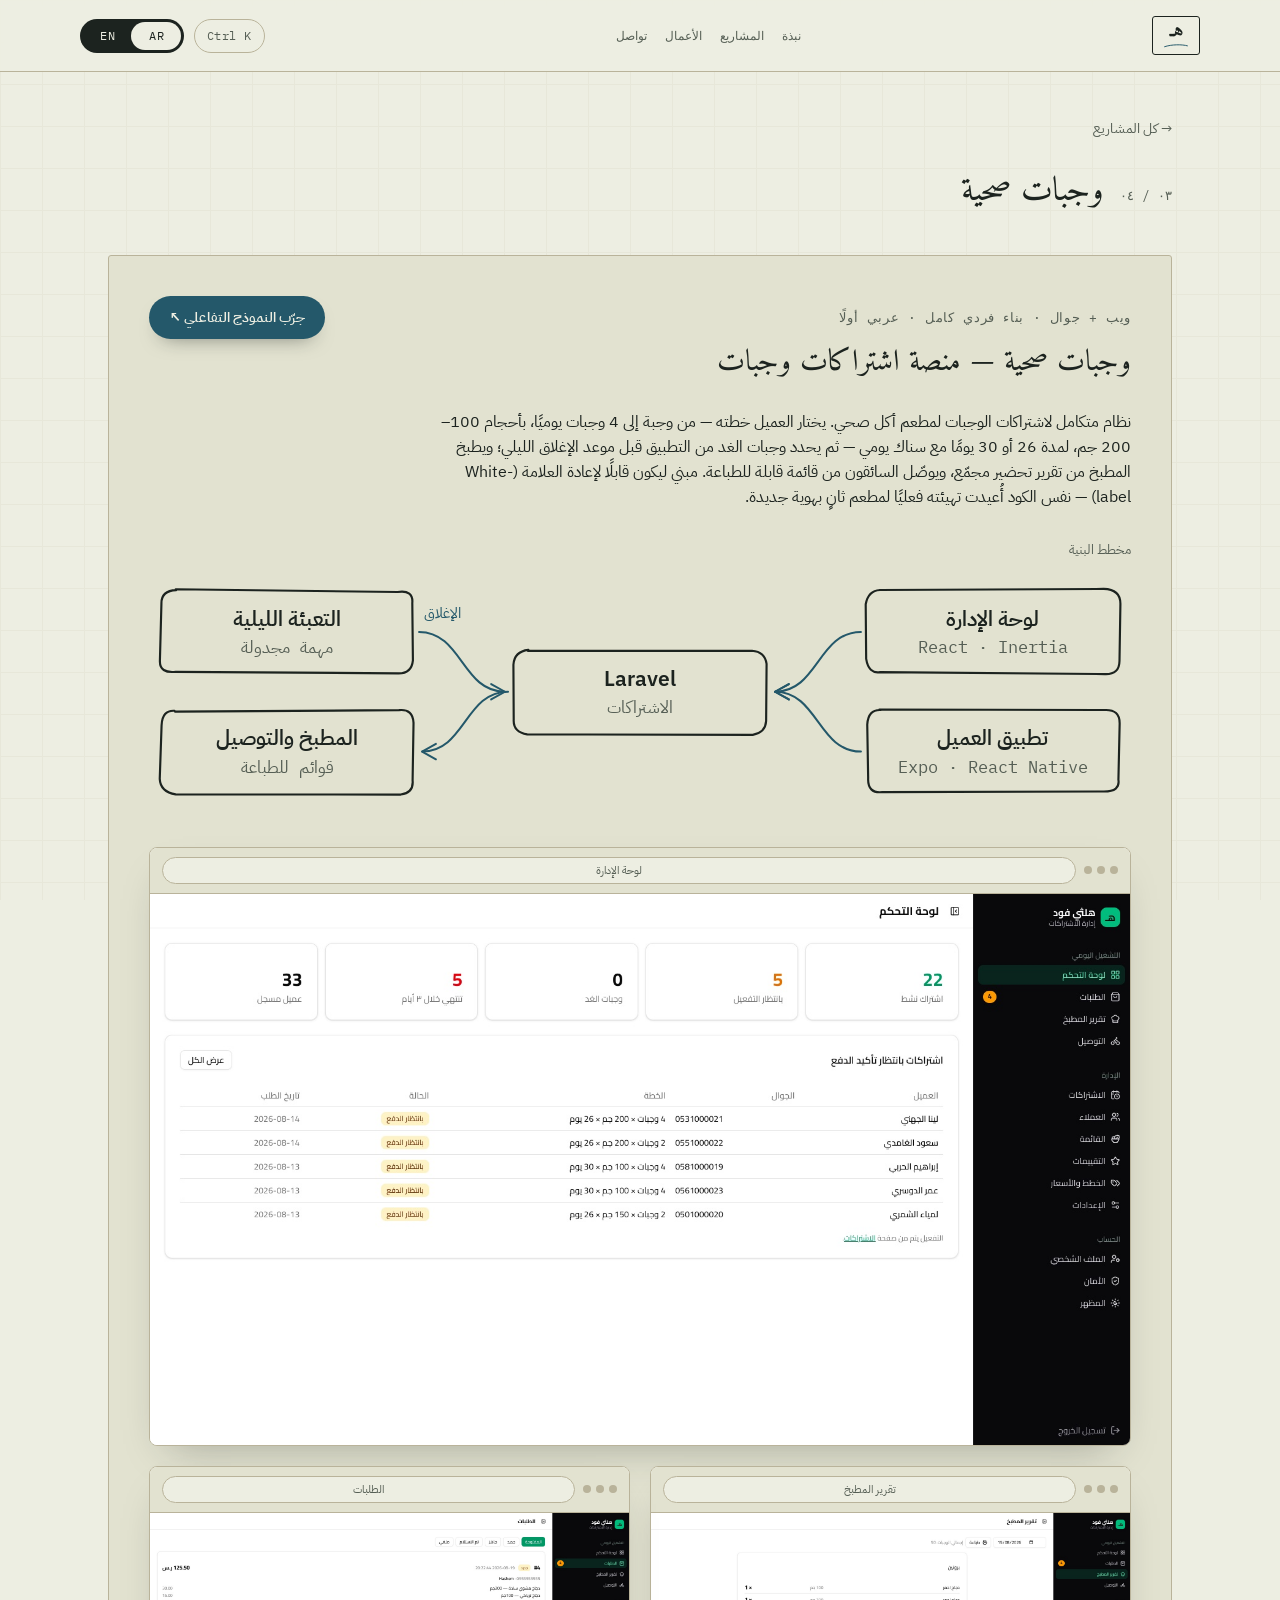
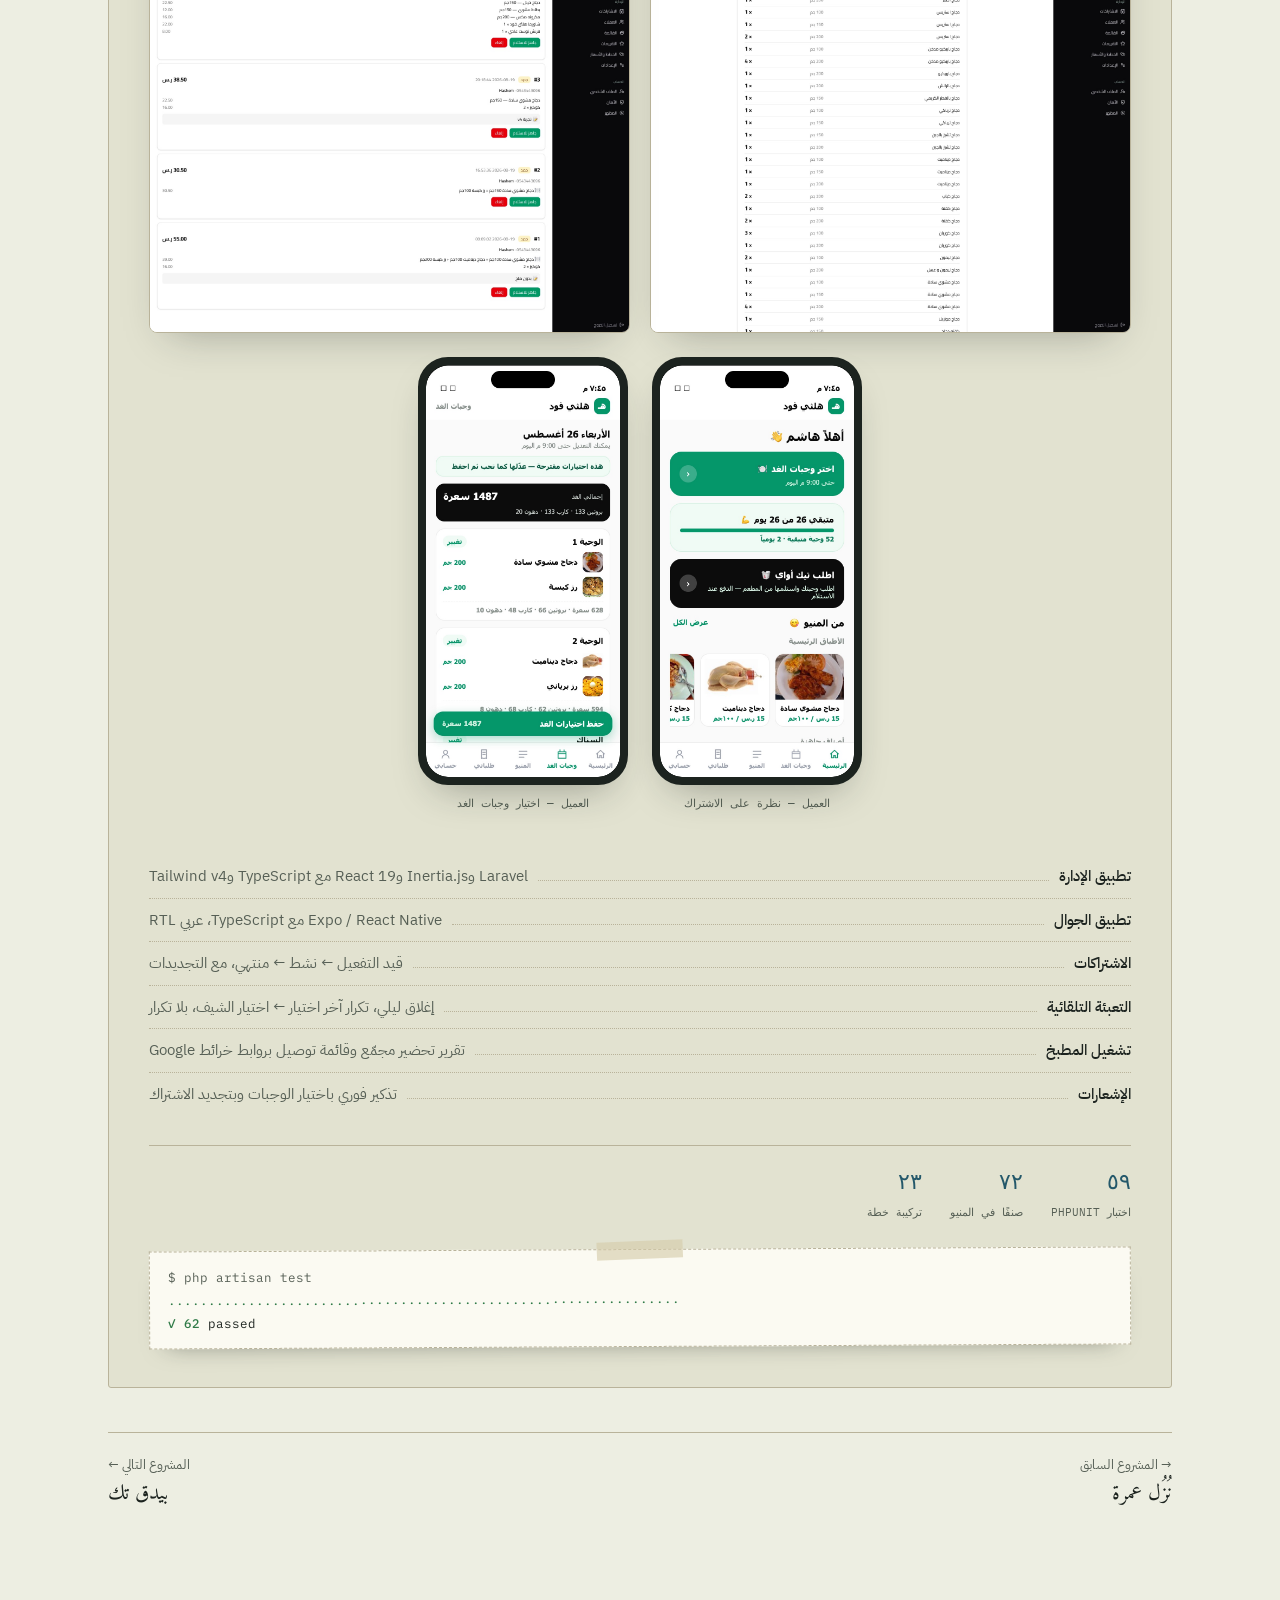
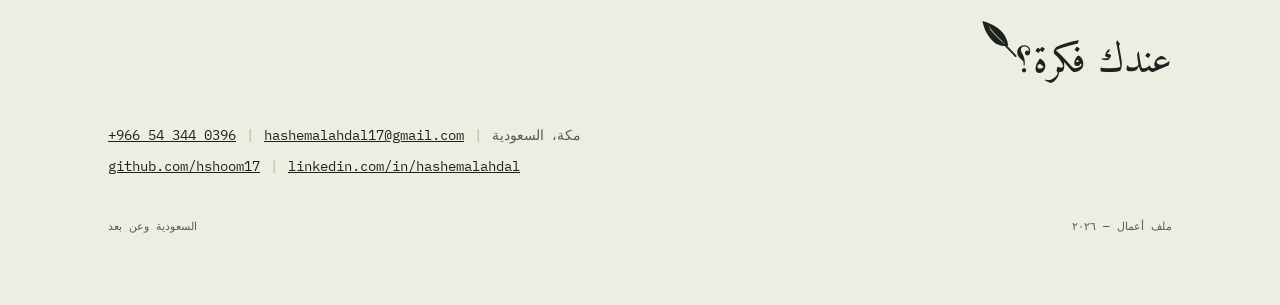
<file: projects/meals.html>
<!doctype html>
<html lang="ar" dir="rtl" data-lang="ar" data-title-en="Healthy Meals — Subscription Platform · Hashem Alahdal" data-title-ar="وجبات صحية — منصة اشتراكات وجبات · هاشم الاهدل" data-desc-en="Meal-subscription platform with a nightly auto-fill engine, kitchen prep reports and delivery lists." data-desc-ar="منصة اشتراكات وجبات بمحرك تعبئة ليلي وتقارير تحضير للمطبخ وقوائم توصيل.">
<head>
<meta charset="UTF-8">
<meta name="viewport" content="width=device-width, initial-scale=1.0">
<title>وجبات صحية — منصة اشتراكات وجبات · هاشم الاهدل</title>
<meta name="description" content="منصة اشتراكات وجبات بمحرك تعبئة ليلي وتقارير تحضير للمطبخ وقوائم توصيل.">
<meta property="og:title" content="وجبات صحية — منصة اشتراكات وجبات · هاشم الاهدل">
<meta property="og:description" content="منصة اشتراكات وجبات بمحرك تعبئة ليلي وتقارير تحضير للمطبخ وقوائم توصيل.">
<meta property="og:type" content="website">
<meta property="og:locale" content="ar_SA">
<meta property="og:locale:alternate" content="en_US">
<link rel="canonical" href="https://hashemalahdal.com/projects/meals.html">
<meta property="og:url" content="https://hashemalahdal.com/projects/meals.html">
<meta property="og:image" content="https://hashemalahdal.com/images/hf-web-01-dashboard.jpg">
<meta property="og:image:secure_url" content="https://hashemalahdal.com/images/hf-web-01-dashboard.jpg">
<meta property="og:image:type" content="image/jpeg">
<meta property="og:site_name" content="Hashem Alahdal">
<meta name="twitter:image" content="https://hashemalahdal.com/images/hf-web-01-dashboard.jpg">
<meta name="twitter:card" content="summary_large_image">
<meta name="theme-color" content="#EDEEE2">
<link rel="icon" href="data:image/svg+xml,%3Csvg xmlns='http://www.w3.org/2000/svg' viewBox='0 0 64 64'%3E%3Crect width='64' height='64' rx='8' fill='%23EDEEE2'/%3E%3Crect x='5.5' y='5.5' width='53' height='53' rx='5' fill='none' stroke='%231C231F' stroke-width='3'/%3E%3Ctext x='32' y='40' text-anchor='middle' font-family='Amiri,Times,serif' font-size='34' font-weight='700' fill='%231C231F'%3E%D9%87%D9%80%3C/text%3E%3Cpath d='M18 48 C 28 44, 40 44, 47 46' fill='none' stroke='%2324586A' stroke-width='2.5' stroke-linecap='round'/%3E%3C/svg%3E">
<link rel="preconnect" href="https://fonts.googleapis.com">
<link rel="preconnect" href="https://fonts.gstatic.com" crossorigin>
<link href="https://fonts.googleapis.com/css2?family=Fraunces:ital,opsz,wght@0,9..144,400;0,9..144,500;0,9..144,600;1,9..144,500&family=Amiri:ital,wght@0,400;0,700;1,400&family=IBM+Plex+Sans:wght@400;500;600&family=IBM+Plex+Sans+Arabic:wght@400;500;600;700&family=IBM+Plex+Mono:wght@400;500&display=swap" rel="stylesheet">
<link rel="stylesheet" href="../assets/site.css?v=6">
</head>
<body>

<header class="nav">
  <div class="wrap nav-row">
    <a class="mark" href="../index.html" aria-label="Hashem Alahdal — هاشم الاهدل" lang="ar">هـ<svg class="swash" viewBox="0 0 40 6" aria-hidden="true"><path d="M1 5 C 13 1, 30 1, 39 3.5" fill="none" stroke="currentColor" stroke-width="1.6" stroke-linecap="round"/></svg></a>
    <nav class="nav-tags" aria-label="Sections">
      <span data-i18n="en" class="inline" lang="en"><a href="../index.html#about">About</a><a href="../index.html#projects">Projects</a><a href="../index.html#work">Work</a><a href="#contact">Contact</a></span>
      <span data-i18n="ar" class="inline" lang="ar"><a href="../index.html#about">نبذة</a><a href="../index.html#projects">المشاريع</a><a href="../index.html#work">الأعمال</a><a href="#contact">تواصل</a></span>
    </nav>
    <div class="nav-controls">
      <button class="lang-toggle" id="langToggle" aria-label="Switch language / تبديل اللغة">
        <span class="thumb"></span>
        <span class="opt en">EN</span>
        <span class="opt ar">AR</span>
      </button>
    </div>
  </div>
</header>
<div id="inkline" aria-hidden="true"></div>

<main class="wrap">
  <section class="project" id="meals">
    <div data-i18n="en" lang="en">
      <a class="back-link" href="../index.html#projects">← All projects</a>
      <div class="sec-head"><span class="sec-num">03 / 04</span><h2>Healthy Meals</h2></div>
      <div class="feature-card reveal">
        <div class="feature-top">
          <div>
            <p class="feature-sub">Web + Mobile · Solo-built · Arabic-first</p>
            <h3>Healthy Meals — Subscription Platform</h3>
          </div>
          <a class="demo-link" href="../demos/healthy-food.html" target="_blank" rel="noopener">Try the live demo ↗</a>
        </div>
        <p class="feature-desc">A complete meal-subscription system for a healthy-food restaurant. Customers pick a plan — 1–4 meals a day, 100–200&nbsp;g portions, 26 or 30 days plus a daily snack — then choose the next day's meals in the app before the nightly cutoff; the kitchen cooks from an aggregated prep report and drivers deliver from a printable list. Built white-label ready — the same codebase has already been rebranded for a second restaurant.</p>

        <div class="arch"><p class="note-cap">Architecture sketch</p><div class="arch-scroll"><svg viewBox="0 0 640 160" role="img" aria-label="Architecture sketch: Admin app, Customer app, Laravel, Nightly auto-fill, Kitchen &amp; delivery"><path class="ln" style="--d:0" pathLength="1" d="M17.9 13.4 L162.6 14.8 Q172.4 13.3 172.2 23.4 L171.8 59.8 Q172.2 68.4 163.5 69.0 L17.6 67.4 Q8.0 66.9 8.8 59.1 L7.5 23.4 Q7.5 13.1 16.1 14.1"/><text class="t1" x="90" y="37">Admin app</text><text class="t2" x="90" y="55">React · Inertia</text><path class="ln" style="--d:1" pathLength="1" d="M17.8 92.0 L162.2 92.4 Q173.0 91.9 172.3 100.5 L172.6 137.7 Q171.3 145.5 162.9 145.4 L16.2 145.4 Q7.1 145.8 7.3 137.1 L8.3 100.7 Q9.0 92.8 16.6 91.6"/><text class="t1" x="90" y="115">Customer app</text><text class="t2" x="90" y="133">Expo · React Native</text><path class="ln" style="--d:2" pathLength="1" d="M246.6 53.1 L392.2 53.3 Q402.8 53.5 402.2 61.8 L402.8 97.4 Q401.7 106.6 392.1 106.1 L246.5 106.0 Q238.6 106.8 237.3 98.4 L238.7 62.8 Q237.4 52.0 247.2 53.5"/><text class="t1" x="320" y="76">Laravel</text><text class="t2" x="320" y="94">subscriptions</text><path class="ln" style="--d:3" pathLength="1" d="M477.0 13.9 L622.8 15.1 Q631.7 13.7 632.0 24.0 L631.5 59.9 Q631.3 67.1 623.8 68.5 L476.6 68.9 Q468.3 67.3 467.1 58.4 L468.2 22.7 Q467.8 14.2 477.8 13.5"/><text class="t1" x="550" y="37">Nightly auto-fill</text><text class="t2" x="550" y="55">scheduled job</text><path class="ln" style="--d:4" pathLength="1" d="M476.7 91.4 L623.4 91.9 Q631.1 93.0 631.4 101.2 L632.0 136.5 Q631.7 146.9 623.5 145.2 L476.1 146.1 Q467.8 146.0 467.0 137.6 L467.7 101.2 Q467.8 92.3 476.5 91.4"/><text class="t1" x="550" y="115">Kitchen &amp; delivery</text><text class="t2" x="550" y="133">printable sheets</text><path class="ln edge" style="--d:5" pathLength="1" d="M176 41 C204 41, 204 80, 232 80"/><path class="ln edge" style="--d:6" pathLength="1" d="M223 75 L232 80 L223 85"/><path class="ln edge" style="--d:6" pathLength="1" d="M176 119 C204 119, 204 80, 232 80"/><path class="ln edge" style="--d:7" pathLength="1" d="M223 75 L232 80 L223 85"/><path class="ln edge" style="--d:7" pathLength="1" d="M464 41 C436 41, 436 80, 408 80"/><path class="ln edge" style="--d:8" pathLength="1" d="M417 75 L408 80 L417 85"/><text class="lbl" x="461" y="32" style="text-anchor:end">cutoff</text><path class="ln edge" style="--d:8" pathLength="1" d="M406 80 C434 80, 434 119, 462 119"/><path class="ln edge" style="--d:9" pathLength="1" d="M453 114 L462 119 L453 124"/></svg></div><p class="arch-hint" aria-hidden="true">Swipe sideways to see the whole sketch →</p></div>

        <div class="showcase-main">
          <div class="browser-frame">
            <div class="browser-bar">
              <div class="browser-dots"><span></span><span></span><span></span></div>
              <div class="browser-url screen">Admin dashboard</div>
            </div>
            <img src="../images/hf-web-01-dashboard.jpg" alt="Meal-subscription admin dashboard — active subscriptions, pending activations, Arabic RTL" width="1600" height="900" loading="lazy" decoding="async">
          </div>
        </div>
        <div class="showcase-row">
          <div class="browser-frame">
            <div class="browser-bar"><div class="browser-dots"><span></span><span></span><span></span></div><div class="browser-url screen">Kitchen report</div></div>
            <img src="../images/hf-web-02-kitchen.jpg" alt="Kitchen prep report — dishes aggregated by portion size for the day's cooking" width="1600" height="1400" loading="lazy" decoding="async">
          </div>
          <div class="browser-frame">
            <div class="browser-bar"><div class="browser-dots"><span></span><span></span><span></span></div><div class="browser-url screen">Orders</div></div>
            <img src="../images/hf-web-03-orders.jpg" alt="Takeaway orders queue with statuses and totals" width="1600" height="1400" loading="lazy" decoding="async">
          </div>
        </div>
        <div class="showcase-phones">
          <div class="phone-block">
            <div class="phone-frame"><img src="../images/hf-mobile-01-home.jpg" alt="Meal-subscription mobile app — home screen with plan progress and tomorrow's meals call-to-action" width="716" height="1522" loading="lazy" decoding="async"></div>
            <p class="phone-caption">Customer — plan at a glance</p>
          </div>
          <div class="phone-block">
            <div class="phone-frame"><img src="../images/hf-mobile-02-picker.jpg" alt="Meal-subscription mobile app — daily meal picker with calorie and macro totals" width="716" height="1522" loading="lazy" decoding="async"></div>
            <p class="phone-caption">Customer — pick tomorrow's meals</p>
          </div>
        </div>

        <div class="receipt-list" style="margin-top:30px;">
          <div class="receipt-row"><span class="k">Admin app</span><span class="d"></span><span class="v">Laravel, Inertia.js, React 19 + TS, Tailwind v4</span></div>
          <div class="receipt-row"><span class="k">Mobile app</span><span class="d"></span><span class="v">Expo / React Native, TypeScript, Arabic RTL</span></div>
          <div class="receipt-row"><span class="k">Subscriptions</span><span class="d"></span><span class="v">pending → active → expired lifecycle, renewals</span></div>
          <div class="receipt-row"><span class="k">Auto-fill engine</span><span class="d"></span><span class="v">Nightly cutoff, repeat-last → chef default, idempotent</span></div>
          <div class="receipt-row"><span class="k">Kitchen ops</span><span class="d"></span><span class="v">Prep report + printable delivery list with Maps links</span></div>
          <div class="receipt-row"><span class="k">Notifications</span><span class="d"></span><span class="v">Push reminders for meal selection and renewal</span></div>
        </div>
        <div class="stat-row">
          <div class="stat"><span class="n" data-count="62">62</span><span class="l">PHPUnit tests</span></div>
          <div class="stat"><span class="n" data-count="75">75</span><span class="l">menu items</span></div>
          <div class="stat"><span class="n" data-count="24">24</span><span class="l">plan combinations</span></div>
        </div>
        <div class="test-run" dir="ltr" lang="en" role="img" aria-label="Automated test results: 62 passed"><div class="tr-run"><p class="tr-cmd">$ php artisan test</p><p class="tr-dots" aria-hidden="true"><i style="--i:0">.</i><i style="--i:1">.</i><i style="--i:2">.</i><i style="--i:3">.</i><i style="--i:4">.</i><i style="--i:5">.</i><i style="--i:6">.</i><i style="--i:7">.</i><i style="--i:8">.</i><i style="--i:9">.</i><i style="--i:10">.</i><i style="--i:11">.</i><i style="--i:12">.</i><i style="--i:13">.</i><i style="--i:14">.</i><i style="--i:15">.</i><i style="--i:16">.</i><i style="--i:17">.</i><i style="--i:18">.</i><i style="--i:19">.</i><i style="--i:20">.</i><i style="--i:21">.</i><i style="--i:22">.</i><i style="--i:23">.</i><i style="--i:24">.</i><i style="--i:25">.</i><i style="--i:26">.</i><i style="--i:27">.</i><i style="--i:28">.</i><i style="--i:29">.</i><i style="--i:30">.</i><i style="--i:31">.</i><i style="--i:32">.</i><i style="--i:33">.</i><i style="--i:34">.</i><i style="--i:35">.</i><i style="--i:36">.</i><i style="--i:37">.</i><i style="--i:38">.</i><i style="--i:39">.</i><i style="--i:40">.</i><i style="--i:41">.</i><i style="--i:42">.</i><i style="--i:43">.</i><i style="--i:44">.</i><i style="--i:45">.</i><i style="--i:46">.</i><i style="--i:47">.</i><i style="--i:48">.</i><i style="--i:49">.</i><i style="--i:50">.</i><i style="--i:51">.</i><i style="--i:52">.</i><i style="--i:53">.</i><i style="--i:54">.</i><i style="--i:55">.</i><i style="--i:56">.</i><i style="--i:57">.</i><i style="--i:58">.</i><i style="--i:59">.</i><i style="--i:60">.</i><i style="--i:61">.</i><i style="--i:62">.</i><i style="--i:63">.</i></p><p class="tr-res"><b>✓ 62</b> passed</p></div></div>
      </div>
      <nav class="project-nav" aria-label="More projects"><a class="prev" href="nuzul-os.html"><span class="pn-k">← Previous</span><span class="pn-t">Nuzul Umrah</span></a><a class="next" href="baydaq.html"><span class="pn-k">Next →</span><span class="pn-t">Baydaq Tech</span></a></nav>
    </div>

    <div data-i18n="ar" lang="ar" dir="rtl">
      <a class="back-link" href="../index.html#projects">→ كل المشاريع</a>
      <div class="sec-head"><span class="sec-num">٠٣ / ٠٤</span><h2>وجبات صحية</h2></div>
      <div class="feature-card reveal">
        <div class="feature-top">
          <div>
            <p class="feature-sub">ويب + جوال · بناء فردي كامل · عربي أولًا</p>
            <h3>وجبات صحية — منصة اشتراكات وجبات</h3>
          </div>
          <a class="demo-link" href="../demos/healthy-food.html" target="_blank" rel="noopener">جرّب النموذج التفاعلي ↖</a>
        </div>
        <p class="feature-desc">نظام متكامل لاشتراكات الوجبات لمطعم أكل صحي. يختار العميل خطته — من وجبة إلى 4 وجبات يوميًا، بأحجام 100–200 جم، لمدة 26 أو 30 يومًا مع سناك يومي — ثم يحدد وجبات الغد من التطبيق قبل موعد الإغلاق الليلي؛ ويطبخ المطبخ من تقرير تحضير مجمّع، ويوصّل السائقون من قائمة قابلة للطباعة. مبني ليكون قابلًا لإعادة العلامة (White-label) — نفس الكود أُعيدت تهيئته فعليًا لمطعم ثانٍ بهوية جديدة.</p>

        <div class="arch"><p class="note-cap">مخطط البنية</p><div class="arch-scroll"><svg viewBox="0 0 640 160" role="img" aria-label="مخطط البنية: لوحة الإدارة، تطبيق العميل، Laravel، التعبئة الليلية، المطبخ والتوصيل" direction="rtl"><path class="ln" style="--d:0" pathLength="1" d="M476.1 13.7 L622.2 13.0 Q633.1 13.3 633.1 22.7 L632.5 59.9 Q632.4 68.8 623.1 68.5 L476.5 67.2 Q469.0 68.5 467.4 58.6 L467.1 23.0 Q468.7 14.1 476.4 13.7"/><text class="t1" x="550" y="37">لوحة الإدارة</text><text class="t2" x="550" y="55">React · Inertia</text><path class="ln" style="--d:1" pathLength="1" d="M476.0 91.6 L622.6 91.9 Q632.9 91.3 632.6 101.1 L631.8 137.4 Q633.0 145.0 622.4 145.0 L477.9 145.4 Q468.2 146.4 468.7 136.3 L468.1 101.4 Q468.7 91.4 477.0 91.9"/><text class="t1" x="550" y="115">تطبيق العميل</text><text class="t2" x="550" y="133">Expo · React Native</text><path class="ln" style="--d:2" pathLength="1" d="M247.0 53.4 L393.0 53.3 Q401.4 53.9 402.5 61.9 L402.2 99.1 Q401.8 106.6 393.5 108.1 L246.5 107.8 Q237.2 106.3 237.7 98.1 L237.5 62.4 Q238.1 53.6 247.7 52.7"/><text class="t1" x="320" y="76">Laravel</text><text class="t2" x="320" y="94">الاشتراكات</text><path class="ln" style="--d:3" pathLength="1" d="M17.4 13.2 L162.0 15.0 Q172.4 13.4 171.6 22.2 L172.0 59.5 Q171.1 68.2 162.3 68.0 L17.4 67.0 Q7.0 68.1 7.1 60.1 L8.1 22.5 Q8.0 14.1 17.7 13.8"/><text class="t1" x="90" y="37">التعبئة الليلية</text><text class="t2" x="90" y="55">مهمة مجدولة</text><path class="ln" style="--d:4" pathLength="1" d="M17.0 93.0 L162.9 92.0 Q172.0 91.0 172.4 100.3 L171.8 137.7 Q172.6 145.8 164.1 147.0 L17.4 146.9 Q7.4 145.2 7.0 136.8 L8.2 101.9 Q8.6 91.9 16.6 92.4"/><text class="t1" x="90" y="115">المطبخ والتوصيل</text><text class="t2" x="90" y="133">قوائم للطباعة</text><path class="ln edge" style="--d:5" pathLength="1" d="M464 41 C436 41, 436 80, 408 80"/><path class="ln edge" style="--d:6" pathLength="1" d="M417 75 L408 80 L417 85"/><path class="ln edge" style="--d:6" pathLength="1" d="M464 119 C436 119, 436 80, 408 80"/><path class="ln edge" style="--d:7" pathLength="1" d="M417 75 L408 80 L417 85"/><path class="ln edge" style="--d:7" pathLength="1" d="M176 41 C204 41, 204 80, 232 80"/><path class="ln edge" style="--d:8" pathLength="1" d="M223 75 L232 80 L223 85"/><text class="lbl" x="179" y="32" style="text-anchor:end">الإغلاق</text><path class="ln edge" style="--d:8" pathLength="1" d="M234 80 C206 80, 206 119, 178 119"/><path class="ln edge" style="--d:9" pathLength="1" d="M187 114 L178 119 L187 124"/></svg></div><p class="arch-hint" aria-hidden="true">← اسحب أفقياً لرؤية المخطط كاملاً</p></div>

        <div class="showcase-main">
          <div class="browser-frame">
            <div class="browser-bar">
              <div class="browser-dots"><span></span><span></span><span></span></div>
              <div class="browser-url screen">لوحة الإدارة</div>
            </div>
            <img src="../images/hf-web-01-dashboard.jpg" alt="لوحة تحكم منصة الوجبات — الاشتراكات النشطة وطلبات التفعيل، عربي RTL" width="1600" height="900" loading="lazy" decoding="async">
          </div>
        </div>
        <div class="showcase-row">
          <div class="browser-frame">
            <div class="browser-bar"><div class="browser-dots"><span></span><span></span><span></span></div><div class="browser-url screen">تقرير المطبخ</div></div>
            <img src="../images/hf-web-02-kitchen.jpg" alt="تقرير المطبخ — تجميع الأطباق حسب حجم الحصة ليوم الطبخ" width="1600" height="1400" loading="lazy" decoding="async">
          </div>
          <div class="browser-frame">
            <div class="browser-bar"><div class="browser-dots"><span></span><span></span><span></span></div><div class="browser-url screen">الطلبات</div></div>
            <img src="../images/hf-web-03-orders.jpg" alt="قائمة طلبات الاستلام مع الحالات والمجاميع" width="1600" height="1400" loading="lazy" decoding="async">
          </div>
        </div>
        <div class="showcase-phones">
          <div class="phone-block">
            <div class="phone-frame"><img src="../images/hf-mobile-01-home.jpg" alt="تطبيق منصة الوجبات — الشاشة الرئيسية مع تقدم الاشتراك واختيار وجبات الغد" width="716" height="1522" loading="lazy" decoding="async"></div>
            <p class="phone-caption">العميل — نظرة على الاشتراك</p>
          </div>
          <div class="phone-block">
            <div class="phone-frame"><img src="../images/hf-mobile-02-picker.jpg" alt="تطبيق منصة الوجبات — اختيار وجبات الغد مع إجمالي السعرات والعناصر" width="716" height="1522" loading="lazy" decoding="async"></div>
            <p class="phone-caption">العميل — اختيار وجبات الغد</p>
          </div>
        </div>

        <div class="receipt-list" style="margin-top:30px;">
          <div class="receipt-row"><span class="k">تطبيق الإدارة</span><span class="d"></span><span class="v">Laravel وInertia.js وReact 19 مع TypeScript وTailwind v4</span></div>
          <div class="receipt-row"><span class="k">تطبيق الجوال</span><span class="d"></span><span class="v">Expo / React Native مع TypeScript، عربي RTL</span></div>
          <div class="receipt-row"><span class="k">الاشتراكات</span><span class="d"></span><span class="v">قيد التفعيل ← نشط ← منتهي، مع التجديدات</span></div>
          <div class="receipt-row"><span class="k">التعبئة التلقائية</span><span class="d"></span><span class="v">إغلاق ليلي، تكرار آخر اختيار ← اختيار الشيف، بلا تكرار</span></div>
          <div class="receipt-row"><span class="k">تشغيل المطبخ</span><span class="d"></span><span class="v">تقرير تحضير مجمّع وقائمة توصيل بروابط خرائط Google</span></div>
          <div class="receipt-row"><span class="k">الإشعارات</span><span class="d"></span><span class="v">تذكير فوري باختيار الوجبات وبتجديد الاشتراك</span></div>
        </div>
        <div class="stat-row">
          <div class="stat"><span class="n" data-count="62" data-numerals="arab">٦٢</span><span class="l">اختبار PHPUnit</span></div>
          <div class="stat"><span class="n" data-count="75" data-numerals="arab">٧٥</span><span class="l">صنفًا في المنيو</span></div>
          <div class="stat"><span class="n" data-count="24" data-numerals="arab">٢٤</span><span class="l">تركيبة خطة</span></div>
        </div>
        <div class="test-run" dir="ltr" lang="en" role="img" aria-label="نتيجة الاختبارات الآلية: 62 passed"><div class="tr-run"><p class="tr-cmd">$ php artisan test</p><p class="tr-dots" aria-hidden="true"><i style="--i:0">.</i><i style="--i:1">.</i><i style="--i:2">.</i><i style="--i:3">.</i><i style="--i:4">.</i><i style="--i:5">.</i><i style="--i:6">.</i><i style="--i:7">.</i><i style="--i:8">.</i><i style="--i:9">.</i><i style="--i:10">.</i><i style="--i:11">.</i><i style="--i:12">.</i><i style="--i:13">.</i><i style="--i:14">.</i><i style="--i:15">.</i><i style="--i:16">.</i><i style="--i:17">.</i><i style="--i:18">.</i><i style="--i:19">.</i><i style="--i:20">.</i><i style="--i:21">.</i><i style="--i:22">.</i><i style="--i:23">.</i><i style="--i:24">.</i><i style="--i:25">.</i><i style="--i:26">.</i><i style="--i:27">.</i><i style="--i:28">.</i><i style="--i:29">.</i><i style="--i:30">.</i><i style="--i:31">.</i><i style="--i:32">.</i><i style="--i:33">.</i><i style="--i:34">.</i><i style="--i:35">.</i><i style="--i:36">.</i><i style="--i:37">.</i><i style="--i:38">.</i><i style="--i:39">.</i><i style="--i:40">.</i><i style="--i:41">.</i><i style="--i:42">.</i><i style="--i:43">.</i><i style="--i:44">.</i><i style="--i:45">.</i><i style="--i:46">.</i><i style="--i:47">.</i><i style="--i:48">.</i><i style="--i:49">.</i><i style="--i:50">.</i><i style="--i:51">.</i><i style="--i:52">.</i><i style="--i:53">.</i><i style="--i:54">.</i><i style="--i:55">.</i><i style="--i:56">.</i><i style="--i:57">.</i><i style="--i:58">.</i><i style="--i:59">.</i><i style="--i:60">.</i><i style="--i:61">.</i><i style="--i:62">.</i><i style="--i:63">.</i></p><p class="tr-res"><b>✓ 62</b> passed</p></div></div>
      </div>
      <nav class="project-nav" aria-label="مشاريع أخرى"><a class="prev" href="nuzul-os.html"><span class="pn-k">→ المشروع السابق</span><span class="pn-t">نُزُل عمرة</span></a><a class="next" href="baydaq.html"><span class="pn-k">المشروع التالي ←</span><span class="pn-t">بيدق تك</span></a></nav>
    </div>
  </section>
</main>

<footer id="contact">
  <div class="wrap">
    <div data-i18n="en" lang="en">
      <div class="footer-top">
        <h2 class="display">Have an idea? I turn it into a working product.</h2>
      </div>
      <div class="contact-block" dir="ltr">
        <div class="contact-line">
          <a href="tel:+966543440396">+966 54 344 0396</a><span class="sep">|</span>
          <a href="mailto:hashemalahdal17@gmail.com">hashemalahdal17@gmail.com</a><span class="sep">|</span>
          <span>Makkah, Saudi Arabia</span>
        </div>
        <div class="contact-line">
          <a href="https://github.com/hshoom17" target="_blank" rel="noopener">github.com/hshoom17</a><span class="sep">|</span>
          <a href="https://www.linkedin.com/in/hashemalahdal" target="_blank" rel="noopener">linkedin.com/in/hashemalahdal</a>
        </div>
      </div>
      <div class="foot-note"><span>PORTFOLIO — <span class="js-year">2026</span></span><span>SAUDI ARABIA &amp; REMOTE</span></div>
    </div>
    <div data-i18n="ar" lang="ar" dir="rtl">
      <div class="footer-top">
        <h2 class="display">عندك فكرة؟ أنا أحوّلها لمنتج يعمل.</h2>
      </div>
      <div class="contact-block" dir="ltr">
        <div class="contact-line">
          <a href="tel:+966543440396">+966 54 344 0396</a><span class="sep">|</span>
          <a href="mailto:hashemalahdal17@gmail.com">hashemalahdal17@gmail.com</a><span class="sep">|</span>
          <span>مكة، السعودية</span>
        </div>
        <div class="contact-line">
          <a href="https://github.com/hshoom17" target="_blank" rel="noopener">github.com/hshoom17</a><span class="sep">|</span>
          <a href="https://www.linkedin.com/in/hashemalahdal" target="_blank" rel="noopener">linkedin.com/in/hashemalahdal</a>
        </div>
      </div>
      <div class="foot-note"><span>ملف أعمال — <span class="js-year" data-numerals="arab">٢٠٢٦</span></span><span>السعودية وعن بعد</span></div>
    </div>
  </div>
</footer>

<script src="../assets/site.js?v=6"></script>
</body>
</html>
</file>
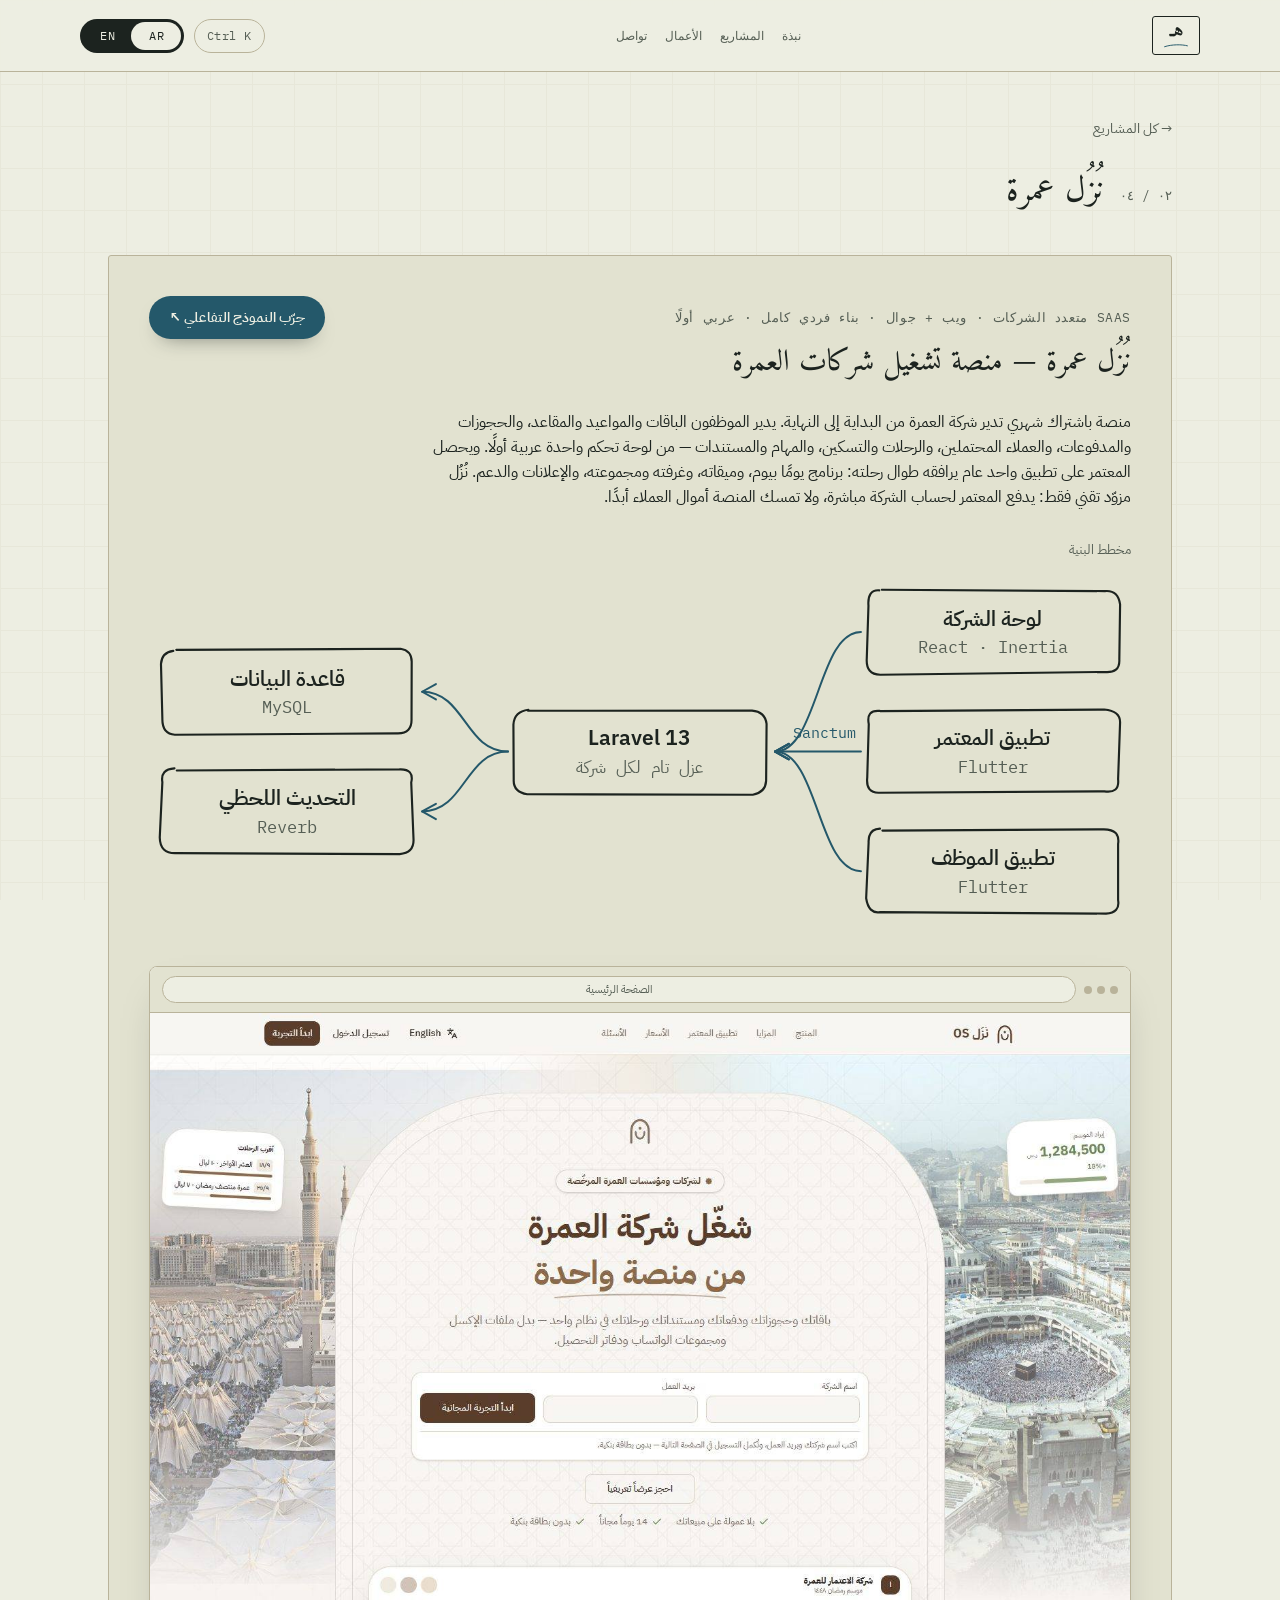
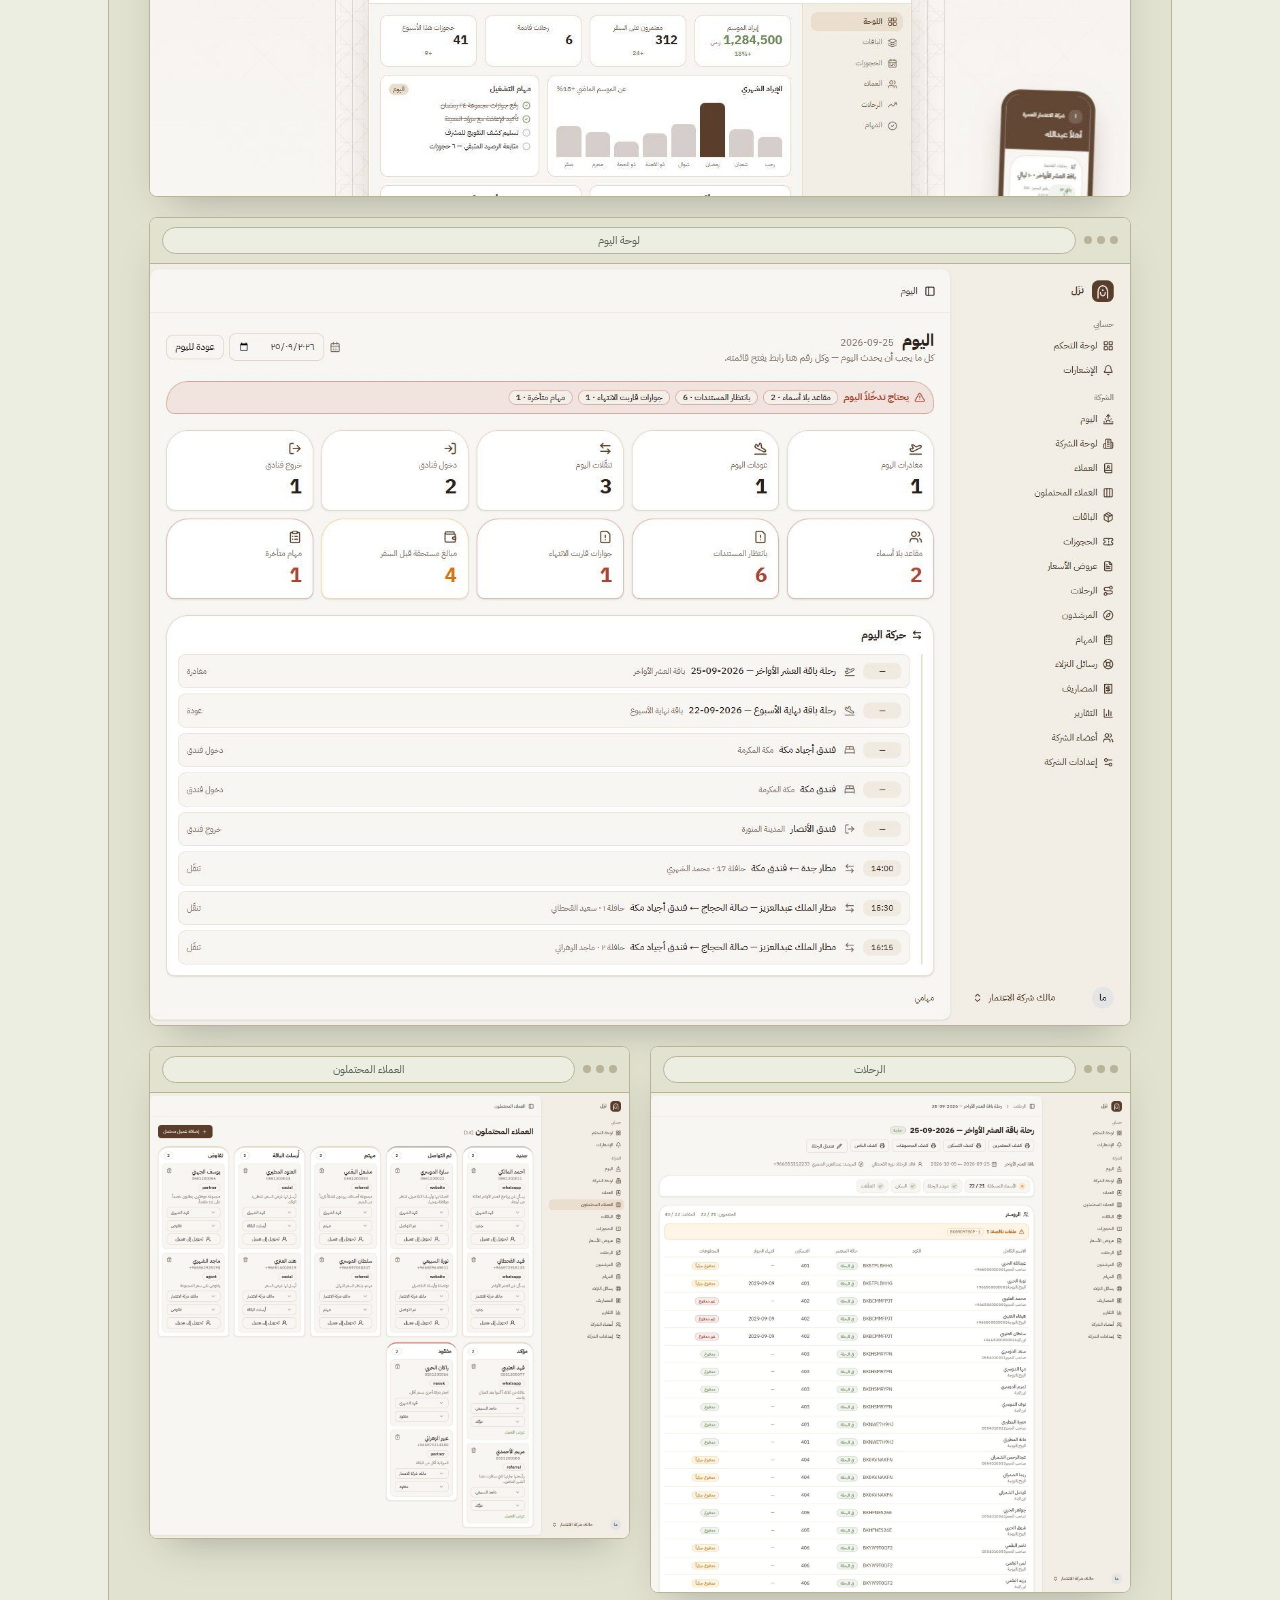
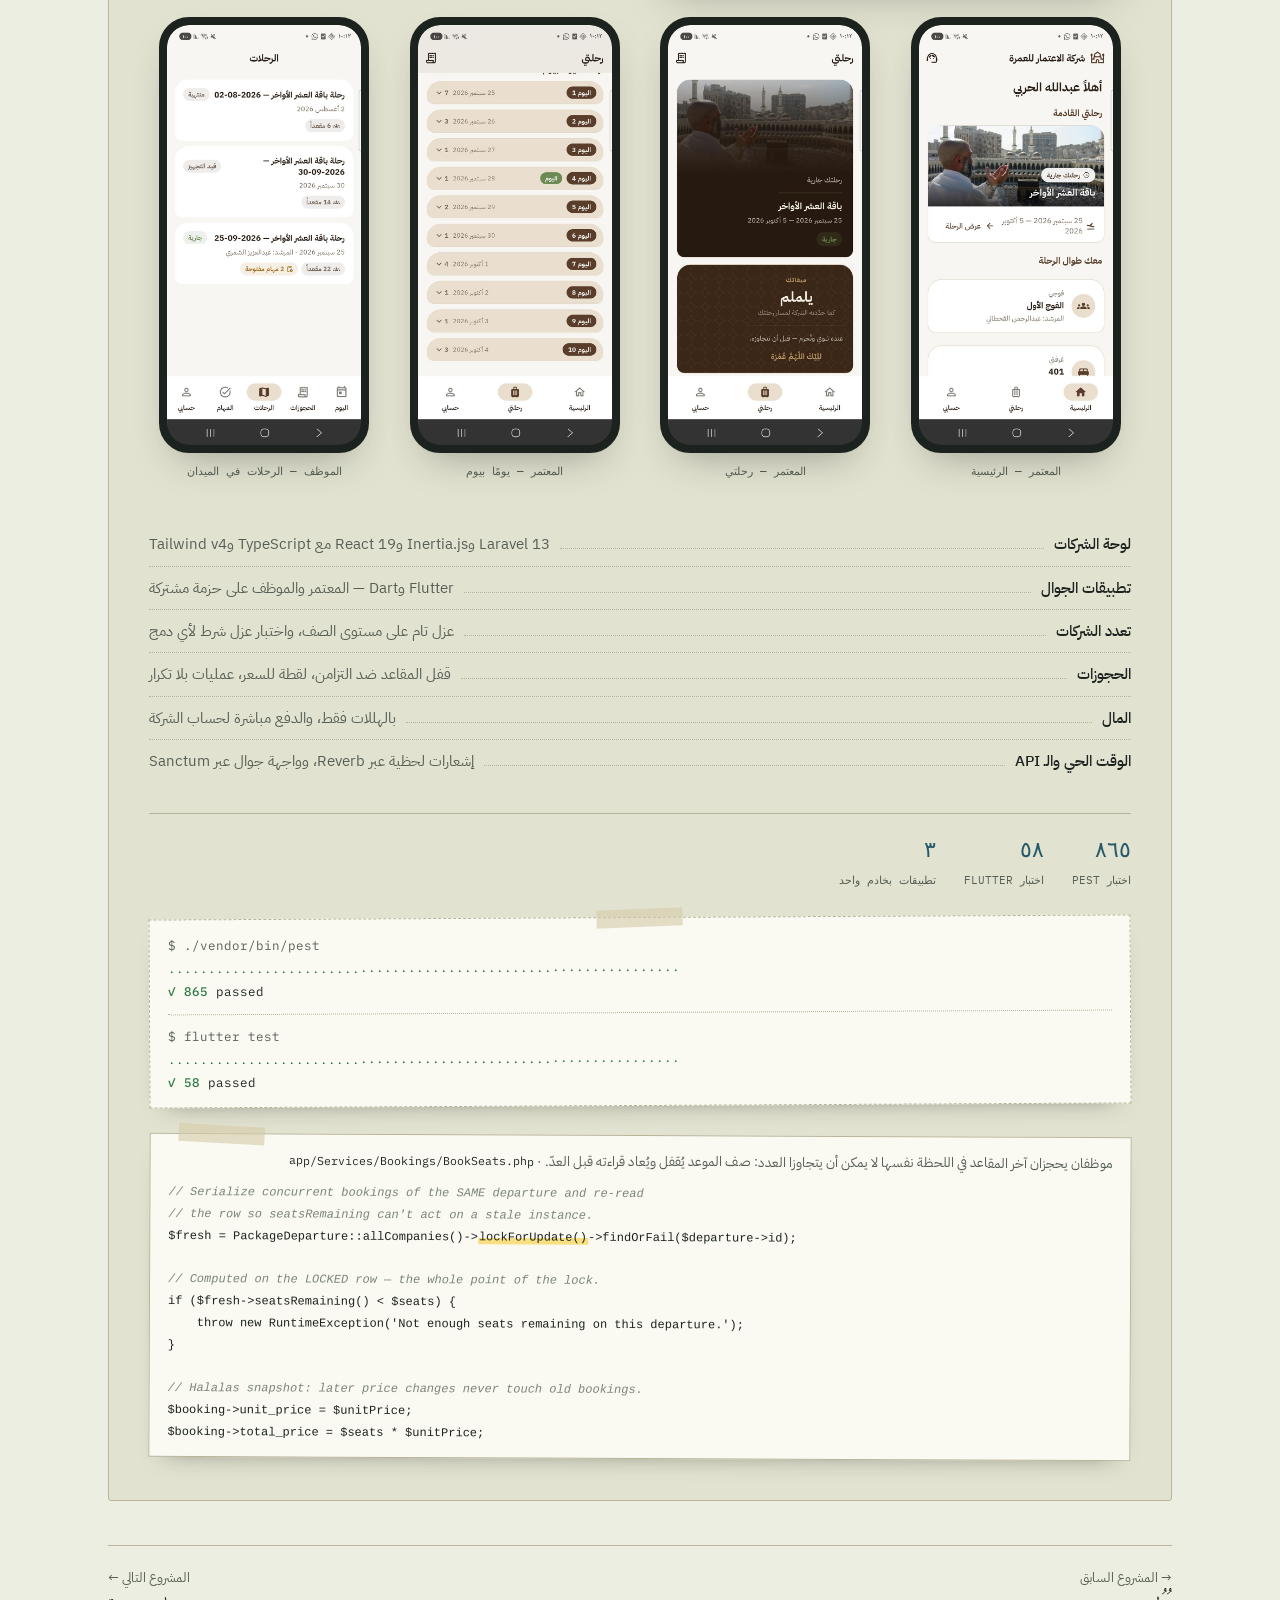
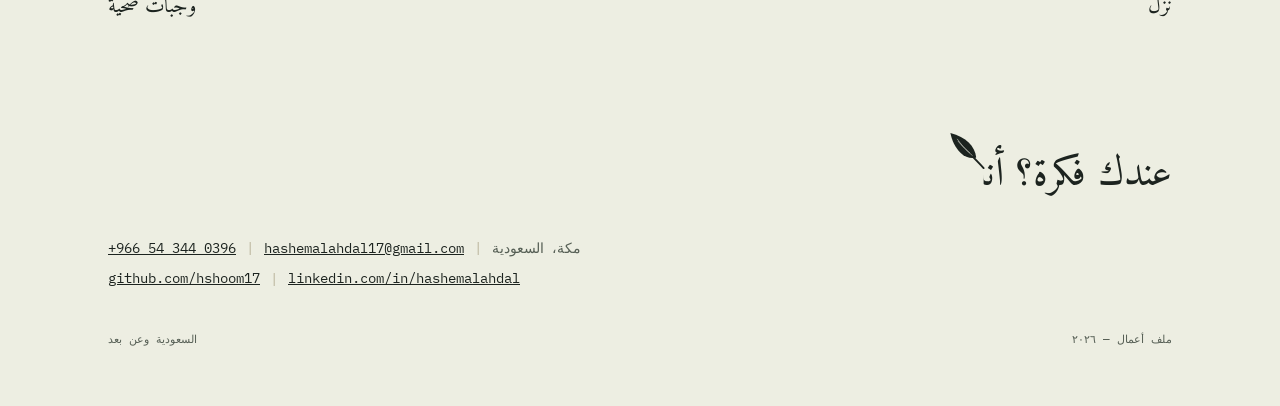
<file: projects/nuzul-os.html>
<!doctype html>
<html lang="ar" dir="rtl" data-lang="ar" data-title-en="Nuzul Umrah — Operations Platform for Umrah Companies · Hashem Alahdal" data-title-ar="نُزُل عمرة — منصة تشغيل شركات العمرة · هاشم الاهدل" data-desc-en="Multi-tenant SaaS that runs an Umrah company end to end — a company dashboard plus pilgrim and staff apps." data-desc-ar="منصة SaaS متعددة الشركات تدير شركة العمرة بالكامل — لوحة تحكم للشركة وتطبيقا المعتمر والموظف.">
<head>
<meta charset="UTF-8">
<meta name="viewport" content="width=device-width, initial-scale=1.0">
<title>نُزُل عمرة — منصة تشغيل شركات العمرة · هاشم الاهدل</title>
<meta name="description" content="منصة SaaS متعددة الشركات تدير شركة العمرة بالكامل — لوحة تحكم للشركة وتطبيقا المعتمر والموظف.">
<meta property="og:title" content="نُزُل عمرة — منصة تشغيل شركات العمرة · هاشم الاهدل">
<meta property="og:description" content="منصة SaaS متعددة الشركات تدير شركة العمرة بالكامل — لوحة تحكم للشركة وتطبيقا المعتمر والموظف.">
<meta property="og:type" content="website">
<meta property="og:locale" content="ar_SA">
<meta property="og:locale:alternate" content="en_US">
<link rel="canonical" href="https://hashemalahdal.com/projects/nuzul-os.html">
<meta property="og:url" content="https://hashemalahdal.com/projects/nuzul-os.html">
<meta property="og:image" content="https://hashemalahdal.com/images/os-web-01-landing.jpg">
<meta property="og:image:secure_url" content="https://hashemalahdal.com/images/os-web-01-landing.jpg">
<meta property="og:image:type" content="image/jpeg">
<meta property="og:site_name" content="Hashem Alahdal">
<meta name="twitter:image" content="https://hashemalahdal.com/images/os-web-01-landing.jpg">
<meta name="twitter:card" content="summary_large_image">
<meta name="theme-color" content="#EDEEE2">
<link rel="icon" href="data:image/svg+xml,%3Csvg xmlns='http://www.w3.org/2000/svg' viewBox='0 0 64 64'%3E%3Crect width='64' height='64' rx='8' fill='%23EDEEE2'/%3E%3Crect x='5.5' y='5.5' width='53' height='53' rx='5' fill='none' stroke='%231C231F' stroke-width='3'/%3E%3Ctext x='32' y='40' text-anchor='middle' font-family='Amiri,Times,serif' font-size='34' font-weight='700' fill='%231C231F'%3E%D9%87%D9%80%3C/text%3E%3Cpath d='M18 48 C 28 44, 40 44, 47 46' fill='none' stroke='%2324586A' stroke-width='2.5' stroke-linecap='round'/%3E%3C/svg%3E">
<link rel="preconnect" href="https://fonts.googleapis.com">
<link rel="preconnect" href="https://fonts.gstatic.com" crossorigin>
<link href="https://fonts.googleapis.com/css2?family=Fraunces:ital,opsz,wght@0,9..144,400;0,9..144,500;0,9..144,600;1,9..144,500&family=Amiri:ital,wght@0,400;0,700;1,400&family=IBM+Plex+Sans:wght@400;500;600&family=IBM+Plex+Sans+Arabic:wght@400;500;600;700&family=IBM+Plex+Mono:wght@400;500&display=swap" rel="stylesheet">
<link rel="stylesheet" href="../assets/site.css?v=6">
</head>
<body>

<header class="nav">
  <div class="wrap nav-row">
    <a class="mark" href="../index.html" aria-label="Hashem Alahdal — هاشم الاهدل" lang="ar">هـ<svg class="swash" viewBox="0 0 40 6" aria-hidden="true"><path d="M1 5 C 13 1, 30 1, 39 3.5" fill="none" stroke="currentColor" stroke-width="1.6" stroke-linecap="round"/></svg></a>
    <nav class="nav-tags" aria-label="Sections">
      <span data-i18n="en" class="inline" lang="en"><a href="../index.html#about">About</a><a href="../index.html#projects">Projects</a><a href="../index.html#work">Work</a><a href="#contact">Contact</a></span>
      <span data-i18n="ar" class="inline" lang="ar"><a href="../index.html#about">نبذة</a><a href="../index.html#projects">المشاريع</a><a href="../index.html#work">الأعمال</a><a href="#contact">تواصل</a></span>
    </nav>
    <div class="nav-controls">
      <button class="lang-toggle" id="langToggle" aria-label="Switch language / تبديل اللغة">
        <span class="thumb"></span>
        <span class="opt en">EN</span>
        <span class="opt ar">AR</span>
      </button>
    </div>
  </div>
</header>
<div id="inkline" aria-hidden="true"></div>

<main class="wrap">
  <section class="project" id="nuzul-os">
    <div data-i18n="en" lang="en">
      <a class="back-link" href="../index.html#projects">← All projects</a>
      <div class="sec-head"><span class="sec-num">02 / 04</span><h2>Nuzul Umrah</h2></div>
      <div class="feature-card reveal">
        <div class="feature-top">
          <div>
            <p class="feature-sub">Multi-tenant SaaS · Web + Mobile · Solo-built · Arabic-first</p>
            <h3>Nuzul Umrah — Operations Platform for Umrah Companies</h3>
          </div>
          <a class="demo-link" href="../demos/nuzul-os.html" target="_blank" rel="noopener">Try the live demo ↗</a>
        </div>
        <p class="feature-desc">A subscription platform that runs an Umrah company end to end. Staff manage packages, departures and seats, bookings and payments, leads, trips, room assignments, tasks and documents from one Arabic-first dashboard. Pilgrims get a single companion app that follows them through the whole journey — a day-by-day programme, their miqat, their room and group, announcements and support. Nuzul is a technology provider only: pilgrims pay the company's own merchant account, and Nuzul never holds customer funds.</p>

        <div class="arch"><p class="note-cap">Architecture sketch</p><div class="arch-scroll"><svg viewBox="0 0 640 238" role="img" aria-label="Architecture sketch: Company dashboard, Pilgrim app, Staff app, Laravel 13, Database, Live updates"><path class="ln" style="--d:0" pathLength="1" d="M17.2 14.2 L163.8 14.5 Q171.7 14.9 172.9 22.3 L172.7 58.0 Q173.0 68.0 163.1 68.6 L17.5 67.0 Q8.7 67.3 7.7 58.5 L8.0 22.6 Q8.5 14.4 16.9 13.0"/><text class="t1" x="90" y="37">Company dashboard</text><text class="t2" x="90" y="55">React · Inertia</text><path class="ln" style="--d:1" pathLength="1" d="M16.1 91.1 L162.6 91.7 Q171.3 91.2 171.0 100.2 L170.9 137.4 Q171.4 145.6 163.6 146.7 L16.0 145.4 Q7.1 146.0 8.5 136.1 L8.2 101.8 Q7.2 91.2 17.5 91.9"/><text class="t1" x="90" y="115">Pilgrim app</text><text class="t2" x="90" y="133">Flutter</text><path class="ln" style="--d:2" pathLength="1" d="M17.6 170.1 L163.7 169.7 Q171.2 169.5 171.1 179.4 L172.3 214.8 Q171.6 224.0 164.0 224.7 L17.0 224.8 Q7.0 224.3 7.0 214.1 L8.7 178.9 Q7.8 169.5 17.0 169.0"/><text class="t1" x="90" y="193">Staff app</text><text class="t2" x="90" y="211">Flutter</text><path class="ln" style="--d:3" pathLength="1" d="M246.6 92.1 L392.2 92.3 Q402.8 92.5 402.2 100.8 L402.8 136.4 Q401.7 145.6 392.1 145.1 L246.5 145.0 Q238.6 145.8 237.3 137.4 L238.7 101.8 Q237.4 91.0 247.2 92.5"/><text class="t1" x="320" y="115">Laravel 13</text><text class="t2" x="320" y="133">tenant-isolated core</text><path class="ln" style="--d:4" pathLength="1" d="M477.4 53.3 L623.0 53.4 Q631.1 52.8 631.4 60.9 L631.5 97.4 Q631.7 107.3 622.9 106.8 L476.6 107.1 Q468.8 106.1 467.4 97.4 L467.3 60.9 Q468.4 52.3 476.4 54.1"/><text class="t1" x="550" y="76">Database</text><text class="t2" x="550" y="94">MySQL</text><path class="ln" style="--d:5" pathLength="1" d="M477.7 131.8 L622.4 132.0 Q632.7 130.8 632.8 139.1 L631.0 176.5 Q632.0 185.5 622.2 186.0 L476.7 184.4 Q468.1 185.7 467.9 176.2 L468.2 140.9 Q467.6 130.3 477.1 132.1"/><text class="t1" x="550" y="154">Live updates</text><text class="t2" x="550" y="172">Reverb</text><path class="ln edge" style="--d:6" pathLength="1" d="M176 41 C204 41, 204 119, 232 119"/><path class="ln edge" style="--d:7" pathLength="1" d="M223 114 L232 119 L223 124"/><path class="ln edge" style="--d:7" pathLength="1" d="M176 119 C204 119, 204 119, 232 119"/><path class="ln edge" style="--d:8" pathLength="1" d="M223 114 L232 119 L223 124"/><text class="lbl" x="179" y="110" style="text-anchor:start">Sanctum</text><path class="ln edge" style="--d:8" pathLength="1" d="M176 197 C204 197, 204 119, 232 119"/><path class="ln edge" style="--d:9" pathLength="1" d="M223 114 L232 119 L223 124"/><path class="ln edge" style="--d:9" pathLength="1" d="M406 119 C434 119, 434 80, 462 80"/><path class="ln edge" style="--d:10" pathLength="1" d="M453 75 L462 80 L453 85"/><path class="ln edge" style="--d:10" pathLength="1" d="M406 119 C434 119, 434 158, 462 158"/><path class="ln edge" style="--d:11" pathLength="1" d="M453 153 L462 158 L453 163"/></svg></div><p class="arch-hint" aria-hidden="true">Swipe sideways to see the whole sketch →</p></div>

        <div class="showcase-main">
          <div class="browser-frame">
            <div class="browser-bar">
              <div class="browser-dots"><span></span><span></span><span></span></div>
              <div class="browser-url screen">Home page</div>
            </div>
            <img src="../images/os-web-01-landing.jpg" alt="Nuzul Umrah landing page — the Grand Mosque in Makkah and the Prophet's Mosque in Madinah behind the arch" width="1440" height="1150" loading="lazy" decoding="async">
          </div>
        </div>
        <div class="showcase-main">
          <div class="browser-frame">
            <div class="browser-bar">
              <div class="browser-dots"><span></span><span></span><span></span></div>
              <div class="browser-url screen">Today board</div>
            </div>
            <img src="../images/os-web-02-today.jpg" alt="Nuzul Umrah Today board — departures, returns, overdue tasks and payments for the day, Arabic RTL" width="1440" height="1118" loading="lazy" decoding="async">
          </div>
        </div>
        <div class="showcase-row">
          <div class="browser-frame">
            <div class="browser-bar"><div class="browser-dots"><span></span><span></span><span></span></div><div class="browser-url screen">Trips</div></div>
            <img src="../images/os-web-03-trip.jpg" alt="Trip page — pilgrim roster, rooms, itinerary and tasks for one departure" width="1440" height="1500" loading="lazy" decoding="async">
          </div>
          <div class="browser-frame">
            <div class="browser-bar"><div class="browser-dots"><span></span><span></span><span></span></div><div class="browser-url screen">Leads</div></div>
            <img src="../images/os-web-04-leads.jpg" alt="Leads board — five-stage pipeline with assignment and conversion to customers" width="1440" height="1338" loading="lazy" decoding="async">
          </div>
        </div>
        <div class="showcase-phones four">
          <div class="phone-block">
            <div class="phone-frame"><img src="../images/os-mobile-01-home.jpg" alt="Pilgrim app — home screen with the trip countdown and companion cards" width="716" height="1551" loading="lazy" decoding="async"></div>
            <p class="phone-caption">Pilgrim — home</p>
          </div>
          <div class="phone-block">
            <div class="phone-frame"><img src="../images/os-mobile-02-trip.jpg" alt="Pilgrim app — my trip with booking, room and miqat" width="716" height="1551" loading="lazy" decoding="async"></div>
            <p class="phone-caption">Pilgrim — my trip</p>
          </div>
          <div class="phone-block">
            <div class="phone-frame"><img src="../images/os-mobile-03-days.jpg" alt="Pilgrim app — day-by-day programme with collapsible days" width="716" height="1551" loading="lazy" decoding="async"></div>
            <p class="phone-caption">Pilgrim — day by day</p>
          </div>
          <div class="phone-block">
            <div class="phone-frame"><img src="../images/os-mobile-04-staff.jpg" alt="Staff app — the company's trips in the field" width="716" height="1551" loading="lazy" decoding="async"></div>
            <p class="phone-caption">Staff — trips in the field</p>
          </div>
        </div>

        <div class="receipt-list" style="margin-top:30px;">
          <div class="receipt-row"><span class="k">Company dashboard</span><span class="d"></span><span class="v">Laravel 13, Inertia.js, React 19 + TS, Tailwind v4</span></div>
          <div class="receipt-row"><span class="k">Mobile apps</span><span class="d"></span><span class="v">Flutter / Dart — pilgrim + staff on a shared core package</span></div>
          <div class="receipt-row"><span class="k">Multi-tenancy</span><span class="d"></span><span class="v">Fail-closed row-level isolation, tenant-isolation test gate</span></div>
          <div class="receipt-row"><span class="k">Bookings</span><span class="d"></span><span class="v">Race-proof seat locking, price snapshot, idempotent actions</span></div>
          <div class="receipt-row"><span class="k">Money</span><span class="d"></span><span class="v">Integer halalas; pilgrims pay the company directly</span></div>
          <div class="receipt-row"><span class="k">Real time &amp; API</span><span class="d"></span><span class="v">Reverb live notifications, Sanctum mobile API</span></div>
        </div>
        <div class="stat-row">
          <div class="stat"><span class="n" data-count="865">865</span><span class="l">Pest tests</span></div>
          <div class="stat"><span class="n" data-count="58">58</span><span class="l">Flutter tests</span></div>
          <div class="stat"><span class="n" data-count="3">3</span><span class="l">apps, one backend</span></div>
        </div>
        <div class="test-run" dir="ltr" lang="en" role="img" aria-label="Automated test results: 865 passed, 58 passed"><div class="tr-run"><p class="tr-cmd">$ ./vendor/bin/pest</p><p class="tr-dots" aria-hidden="true"><i style="--i:0">.</i><i style="--i:1">.</i><i style="--i:2">.</i><i style="--i:3">.</i><i style="--i:4">.</i><i style="--i:5">.</i><i style="--i:6">.</i><i style="--i:7">.</i><i style="--i:8">.</i><i style="--i:9">.</i><i style="--i:10">.</i><i style="--i:11">.</i><i style="--i:12">.</i><i style="--i:13">.</i><i style="--i:14">.</i><i style="--i:15">.</i><i style="--i:16">.</i><i style="--i:17">.</i><i style="--i:18">.</i><i style="--i:19">.</i><i style="--i:20">.</i><i style="--i:21">.</i><i style="--i:22">.</i><i style="--i:23">.</i><i style="--i:24">.</i><i style="--i:25">.</i><i style="--i:26">.</i><i style="--i:27">.</i><i style="--i:28">.</i><i style="--i:29">.</i><i style="--i:30">.</i><i style="--i:31">.</i><i style="--i:32">.</i><i style="--i:33">.</i><i style="--i:34">.</i><i style="--i:35">.</i><i style="--i:36">.</i><i style="--i:37">.</i><i style="--i:38">.</i><i style="--i:39">.</i><i style="--i:40">.</i><i style="--i:41">.</i><i style="--i:42">.</i><i style="--i:43">.</i><i style="--i:44">.</i><i style="--i:45">.</i><i style="--i:46">.</i><i style="--i:47">.</i><i style="--i:48">.</i><i style="--i:49">.</i><i style="--i:50">.</i><i style="--i:51">.</i><i style="--i:52">.</i><i style="--i:53">.</i><i style="--i:54">.</i><i style="--i:55">.</i><i style="--i:56">.</i><i style="--i:57">.</i><i style="--i:58">.</i><i style="--i:59">.</i><i style="--i:60">.</i><i style="--i:61">.</i><i style="--i:62">.</i><i style="--i:63">.</i></p><p class="tr-res"><b>✓ 865</b> passed</p></div><div class="tr-run"><p class="tr-cmd">$ flutter test</p><p class="tr-dots" aria-hidden="true"><i style="--i:0">.</i><i style="--i:1">.</i><i style="--i:2">.</i><i style="--i:3">.</i><i style="--i:4">.</i><i style="--i:5">.</i><i style="--i:6">.</i><i style="--i:7">.</i><i style="--i:8">.</i><i style="--i:9">.</i><i style="--i:10">.</i><i style="--i:11">.</i><i style="--i:12">.</i><i style="--i:13">.</i><i style="--i:14">.</i><i style="--i:15">.</i><i style="--i:16">.</i><i style="--i:17">.</i><i style="--i:18">.</i><i style="--i:19">.</i><i style="--i:20">.</i><i style="--i:21">.</i><i style="--i:22">.</i><i style="--i:23">.</i><i style="--i:24">.</i><i style="--i:25">.</i><i style="--i:26">.</i><i style="--i:27">.</i><i style="--i:28">.</i><i style="--i:29">.</i><i style="--i:30">.</i><i style="--i:31">.</i><i style="--i:32">.</i><i style="--i:33">.</i><i style="--i:34">.</i><i style="--i:35">.</i><i style="--i:36">.</i><i style="--i:37">.</i><i style="--i:38">.</i><i style="--i:39">.</i><i style="--i:40">.</i><i style="--i:41">.</i><i style="--i:42">.</i><i style="--i:43">.</i><i style="--i:44">.</i><i style="--i:45">.</i><i style="--i:46">.</i><i style="--i:47">.</i><i style="--i:48">.</i><i style="--i:49">.</i><i style="--i:50">.</i><i style="--i:51">.</i><i style="--i:52">.</i><i style="--i:53">.</i><i style="--i:54">.</i><i style="--i:55">.</i><i style="--i:56">.</i><i style="--i:57">.</i><i style="--i:58">.</i><i style="--i:59">.</i><i style="--i:60">.</i><i style="--i:61">.</i><i style="--i:62">.</i><i style="--i:63">.</i></p><p class="tr-res"><b>✓ 58</b> passed</p></div></div>
        <figure class="snippet"><figcaption>Two staff booking the last seats at the same moment can never oversell: the departure row is locked and re-read before counting. · <code>app/Services/Bookings/BookSeats.php</code></figcaption><pre><code><span class="c">// Serialize concurrent bookings of the SAME departure and re-read</span>
<span class="c">// the row so seatsRemaining can't act on a stale instance.</span>
$fresh = PackageDeparture::allCompanies()-&gt;<mark>lockForUpdate()</mark>-&gt;findOrFail($departure-&gt;id);

<span class="c">// Computed on the LOCKED row — the whole point of the lock.</span>
if ($fresh-&gt;seatsRemaining() &lt; $seats) {
    throw new RuntimeException('Not enough seats remaining on this departure.');
}

<span class="c">// Halalas snapshot: later price changes never touch old bookings.</span>
$booking-&gt;unit_price = $unitPrice;
$booking-&gt;total_price = $seats * $unitPrice;</code></pre></figure>
      </div>
      <nav class="project-nav" aria-label="More projects"><a class="prev" href="nuzul.html"><span class="pn-k">← Previous</span><span class="pn-t">Nuzul</span></a><a class="next" href="meals.html"><span class="pn-k">Next →</span><span class="pn-t">Healthy Meals</span></a></nav>
    </div>

    <div data-i18n="ar" lang="ar" dir="rtl">
      <a class="back-link" href="../index.html#projects">→ كل المشاريع</a>
      <div class="sec-head"><span class="sec-num">٠٢ / ٠٤</span><h2>نُزُل عمرة</h2></div>
      <div class="feature-card reveal">
        <div class="feature-top">
          <div>
            <p class="feature-sub">SaaS متعدد الشركات · ويب + جوال · بناء فردي كامل · عربي أولًا</p>
            <h3>نُزُل عمرة — منصة تشغيل شركات العمرة</h3>
          </div>
          <a class="demo-link" href="../demos/nuzul-os.html" target="_blank" rel="noopener">جرّب النموذج التفاعلي ↖</a>
        </div>
        <p class="feature-desc">منصة باشتراك شهري تدير شركة العمرة من البداية إلى النهاية. يدير الموظفون الباقات والمواعيد والمقاعد، والحجوزات والمدفوعات، والعملاء المحتملين، والرحلات والتسكين، والمهام والمستندات — من لوحة تحكم واحدة عربية أولًا. ويحصل المعتمر على تطبيق واحد عام يرافقه طوال رحلته: برنامج يومًا بيوم، وميقاته، وغرفته ومجموعته، والإعلانات والدعم. نُزُل مزوّد تقني فقط: يدفع المعتمر لحساب الشركة مباشرة، ولا تمسك المنصة أموال العملاء أبدًا.</p>

        <div class="arch"><p class="note-cap">مخطط البنية</p><div class="arch-scroll"><svg viewBox="0 0 640 238" role="img" aria-label="مخطط البنية: لوحة الشركة، تطبيق المعتمر، تطبيق الموظف، Laravel 13، قاعدة البيانات، التحديث اللحظي" direction="rtl"><path class="ln" style="--d:0" pathLength="1" d="M477.6 13.5 L623.0 14.4 Q631.5 13.6 632.9 23.0 L632.4 58.9 Q632.9 68.1 622.5 67.1 L476.6 68.9 Q467.1 68.8 467.8 58.2 L468.9 23.9 Q468.1 13.4 475.9 13.9"/><text class="t1" x="550" y="37">لوحة الشركة</text><text class="t2" x="550" y="55">React · Inertia</text><path class="ln" style="--d:1" pathLength="1" d="M476.5 92.6 L622.6 91.6 Q632.9 92.5 632.9 99.9 L631.6 137.0 Q632.6 146.4 622.6 144.9 L475.9 145.8 Q467.1 146.1 468.1 136.0 L469.1 101.1 Q467.3 91.8 476.2 92.5"/><text class="t1" x="550" y="115">تطبيق المعتمر</text><text class="t2" x="550" y="133">Flutter</text><path class="ln" style="--d:2" pathLength="1" d="M478.0 170.5 L622.3 169.7 Q633.1 169.8 631.6 179.2 L631.6 215.8 Q633.0 223.9 623.7 224.6 L476.5 223.6 Q469.0 224.9 467.4 214.6 L469.0 178.3 Q468.6 169.6 476.4 169.2"/><text class="t1" x="550" y="193">تطبيق الموظف</text><text class="t2" x="550" y="211">Flutter</text><path class="ln" style="--d:3" pathLength="1" d="M247.0 92.4 L393.0 92.3 Q401.4 92.9 402.5 100.9 L402.2 138.1 Q401.8 145.6 393.5 147.1 L246.5 146.8 Q237.2 145.3 237.7 137.1 L237.5 101.4 Q238.1 92.6 247.7 91.7"/><text class="t1" x="320" y="115">Laravel 13</text><text class="t2" x="320" y="133">عزل تام لكل شركة</text><path class="ln" style="--d:4" pathLength="1" d="M17.8 52.7 L163.9 52.0 Q171.5 53.2 171.2 61.1 L171.1 97.6 Q171.4 107.1 162.3 107.1 L16.9 108.0 Q8.5 107.6 8.7 97.5 L7.8 61.9 Q8.3 54.1 16.3 53.3"/><text class="t1" x="90" y="76">قاعدة البيانات</text><text class="t2" x="90" y="94">MySQL</text><path class="ln" style="--d:5" pathLength="1" d="M18.1 131.3 L163.2 130.6 Q173.0 130.2 170.9 139.2 L172.4 176.3 Q172.7 185.1 163.4 185.8 L17.4 185.2 Q7.2 185.5 7.0 175.0 L8.7 138.9 Q7.3 130.5 16.6 129.9"/><text class="t1" x="90" y="154">التحديث اللحظي</text><text class="t2" x="90" y="172">Reverb</text><path class="ln edge" style="--d:6" pathLength="1" d="M464 41 C436 41, 436 119, 408 119"/><path class="ln edge" style="--d:7" pathLength="1" d="M417 114 L408 119 L417 124"/><path class="ln edge" style="--d:7" pathLength="1" d="M464 119 C436 119, 436 119, 408 119"/><path class="ln edge" style="--d:8" pathLength="1" d="M417 114 L408 119 L417 124"/><text class="lbl" x="461" y="110" style="text-anchor:start">Sanctum</text><path class="ln edge" style="--d:8" pathLength="1" d="M464 197 C436 197, 436 119, 408 119"/><path class="ln edge" style="--d:9" pathLength="1" d="M417 114 L408 119 L417 124"/><path class="ln edge" style="--d:9" pathLength="1" d="M234 119 C206 119, 206 80, 178 80"/><path class="ln edge" style="--d:10" pathLength="1" d="M187 75 L178 80 L187 85"/><path class="ln edge" style="--d:10" pathLength="1" d="M234 119 C206 119, 206 158, 178 158"/><path class="ln edge" style="--d:11" pathLength="1" d="M187 153 L178 158 L187 163"/></svg></div><p class="arch-hint" aria-hidden="true">← اسحب أفقياً لرؤية المخطط كاملاً</p></div>

        <div class="showcase-main">
          <div class="browser-frame">
            <div class="browser-bar">
              <div class="browser-dots"><span></span><span></span><span></span></div>
              <div class="browser-url screen">الصفحة الرئيسية</div>
            </div>
            <img src="../images/os-web-01-landing.jpg" alt="الصفحة الرئيسية لنُزُل عمرة — الحرم المكي والمسجد النبوي خلف القوس" width="1440" height="1150" loading="lazy" decoding="async">
          </div>
        </div>
        <div class="showcase-main">
          <div class="browser-frame">
            <div class="browser-bar">
              <div class="browser-dots"><span></span><span></span><span></span></div>
              <div class="browser-url screen">لوحة اليوم</div>
            </div>
            <img src="../images/os-web-02-today.jpg" alt="لوحة «اليوم» في نُزُل عمرة — المغادرون والعائدون والمهام المتأخرة والمدفوعات، عربي RTL" width="1440" height="1118" loading="lazy" decoding="async">
          </div>
        </div>
        <div class="showcase-row">
          <div class="browser-frame">
            <div class="browser-bar"><div class="browser-dots"><span></span><span></span><span></span></div><div class="browser-url screen">الرحلات</div></div>
            <img src="../images/os-web-03-trip.jpg" alt="صفحة الرحلة — قائمة المعتمرين والغرف والبرنامج والمهام لموعد واحد" width="1440" height="1500" loading="lazy" decoding="async">
          </div>
          <div class="browser-frame">
            <div class="browser-bar"><div class="browser-dots"><span></span><span></span><span></span></div><div class="browser-url screen">العملاء المحتملون</div></div>
            <img src="../images/os-web-04-leads.jpg" alt="لوحة العملاء المحتملين — خمس مراحل مع الإسناد والتحويل إلى عملاء" width="1440" height="1338" loading="lazy" decoding="async">
          </div>
        </div>
        <div class="showcase-phones four">
          <div class="phone-block">
            <div class="phone-frame"><img src="../images/os-mobile-01-home.jpg" alt="تطبيق المعتمر — الرئيسية مع العدّ التنازلي وبطاقات «معك طوال الرحلة»" width="716" height="1551" loading="lazy" decoding="async"></div>
            <p class="phone-caption">المعتمر — الرئيسية</p>
          </div>
          <div class="phone-block">
            <div class="phone-frame"><img src="../images/os-mobile-02-trip.jpg" alt="تطبيق المعتمر — رحلتي مع الحجز والغرفة والميقات" width="716" height="1551" loading="lazy" decoding="async"></div>
            <p class="phone-caption">المعتمر — رحلتي</p>
          </div>
          <div class="phone-block">
            <div class="phone-frame"><img src="../images/os-mobile-03-days.jpg" alt="تطبيق المعتمر — البرنامج يومًا بيوم بأيام قابلة للطي" width="716" height="1551" loading="lazy" decoding="async"></div>
            <p class="phone-caption">المعتمر — يومًا بيوم</p>
          </div>
          <div class="phone-block">
            <div class="phone-frame"><img src="../images/os-mobile-04-staff.jpg" alt="تطبيق الموظف — رحلات الشركة في الميدان" width="716" height="1551" loading="lazy" decoding="async"></div>
            <p class="phone-caption">الموظف — الرحلات في الميدان</p>
          </div>
        </div>

        <div class="receipt-list" style="margin-top:30px;">
          <div class="receipt-row"><span class="k">لوحة الشركات</span><span class="d"></span><span class="v">Laravel 13 وInertia.js وReact 19 مع TypeScript وTailwind v4</span></div>
          <div class="receipt-row"><span class="k">تطبيقات الجوال</span><span class="d"></span><span class="v">Flutter وDart — المعتمر والموظف على حزمة مشتركة</span></div>
          <div class="receipt-row"><span class="k">تعدد الشركات</span><span class="d"></span><span class="v">عزل تام على مستوى الصف، واختبار عزل شرط لأي دمج</span></div>
          <div class="receipt-row"><span class="k">الحجوزات</span><span class="d"></span><span class="v">قفل المقاعد ضد التزامن، لقطة للسعر، عمليات بلا تكرار</span></div>
          <div class="receipt-row"><span class="k">المال</span><span class="d"></span><span class="v">بالهللات فقط، والدفع مباشرة لحساب الشركة</span></div>
          <div class="receipt-row"><span class="k">الوقت الحي والـ API</span><span class="d"></span><span class="v">إشعارات لحظية عبر Reverb، وواجهة جوال عبر Sanctum</span></div>
        </div>
        <div class="stat-row">
          <div class="stat"><span class="n" data-count="865" data-numerals="arab">٨٦٥</span><span class="l">اختبار Pest</span></div>
          <div class="stat"><span class="n" data-count="58" data-numerals="arab">٥٨</span><span class="l">اختبار Flutter</span></div>
          <div class="stat"><span class="n" data-count="3" data-numerals="arab">٣</span><span class="l">تطبيقات بخادم واحد</span></div>
        </div>
        <div class="test-run" dir="ltr" lang="en" role="img" aria-label="نتيجة الاختبارات الآلية: 865 passed, 58 passed"><div class="tr-run"><p class="tr-cmd">$ ./vendor/bin/pest</p><p class="tr-dots" aria-hidden="true"><i style="--i:0">.</i><i style="--i:1">.</i><i style="--i:2">.</i><i style="--i:3">.</i><i style="--i:4">.</i><i style="--i:5">.</i><i style="--i:6">.</i><i style="--i:7">.</i><i style="--i:8">.</i><i style="--i:9">.</i><i style="--i:10">.</i><i style="--i:11">.</i><i style="--i:12">.</i><i style="--i:13">.</i><i style="--i:14">.</i><i style="--i:15">.</i><i style="--i:16">.</i><i style="--i:17">.</i><i style="--i:18">.</i><i style="--i:19">.</i><i style="--i:20">.</i><i style="--i:21">.</i><i style="--i:22">.</i><i style="--i:23">.</i><i style="--i:24">.</i><i style="--i:25">.</i><i style="--i:26">.</i><i style="--i:27">.</i><i style="--i:28">.</i><i style="--i:29">.</i><i style="--i:30">.</i><i style="--i:31">.</i><i style="--i:32">.</i><i style="--i:33">.</i><i style="--i:34">.</i><i style="--i:35">.</i><i style="--i:36">.</i><i style="--i:37">.</i><i style="--i:38">.</i><i style="--i:39">.</i><i style="--i:40">.</i><i style="--i:41">.</i><i style="--i:42">.</i><i style="--i:43">.</i><i style="--i:44">.</i><i style="--i:45">.</i><i style="--i:46">.</i><i style="--i:47">.</i><i style="--i:48">.</i><i style="--i:49">.</i><i style="--i:50">.</i><i style="--i:51">.</i><i style="--i:52">.</i><i style="--i:53">.</i><i style="--i:54">.</i><i style="--i:55">.</i><i style="--i:56">.</i><i style="--i:57">.</i><i style="--i:58">.</i><i style="--i:59">.</i><i style="--i:60">.</i><i style="--i:61">.</i><i style="--i:62">.</i><i style="--i:63">.</i></p><p class="tr-res"><b>✓ 865</b> passed</p></div><div class="tr-run"><p class="tr-cmd">$ flutter test</p><p class="tr-dots" aria-hidden="true"><i style="--i:0">.</i><i style="--i:1">.</i><i style="--i:2">.</i><i style="--i:3">.</i><i style="--i:4">.</i><i style="--i:5">.</i><i style="--i:6">.</i><i style="--i:7">.</i><i style="--i:8">.</i><i style="--i:9">.</i><i style="--i:10">.</i><i style="--i:11">.</i><i style="--i:12">.</i><i style="--i:13">.</i><i style="--i:14">.</i><i style="--i:15">.</i><i style="--i:16">.</i><i style="--i:17">.</i><i style="--i:18">.</i><i style="--i:19">.</i><i style="--i:20">.</i><i style="--i:21">.</i><i style="--i:22">.</i><i style="--i:23">.</i><i style="--i:24">.</i><i style="--i:25">.</i><i style="--i:26">.</i><i style="--i:27">.</i><i style="--i:28">.</i><i style="--i:29">.</i><i style="--i:30">.</i><i style="--i:31">.</i><i style="--i:32">.</i><i style="--i:33">.</i><i style="--i:34">.</i><i style="--i:35">.</i><i style="--i:36">.</i><i style="--i:37">.</i><i style="--i:38">.</i><i style="--i:39">.</i><i style="--i:40">.</i><i style="--i:41">.</i><i style="--i:42">.</i><i style="--i:43">.</i><i style="--i:44">.</i><i style="--i:45">.</i><i style="--i:46">.</i><i style="--i:47">.</i><i style="--i:48">.</i><i style="--i:49">.</i><i style="--i:50">.</i><i style="--i:51">.</i><i style="--i:52">.</i><i style="--i:53">.</i><i style="--i:54">.</i><i style="--i:55">.</i><i style="--i:56">.</i><i style="--i:57">.</i><i style="--i:58">.</i><i style="--i:59">.</i><i style="--i:60">.</i><i style="--i:61">.</i><i style="--i:62">.</i><i style="--i:63">.</i></p><p class="tr-res"><b>✓ 58</b> passed</p></div></div>
        <figure class="snippet"><figcaption>موظفان يحجزان آخر المقاعد في اللحظة نفسها لا يمكن أن يتجاوزا العدد: صف الموعد يُقفل ويُعاد قراءته قبل العدّ. · <code>app/Services/Bookings/BookSeats.php</code></figcaption><pre><code><span class="c">// Serialize concurrent bookings of the SAME departure and re-read</span>
<span class="c">// the row so seatsRemaining can't act on a stale instance.</span>
$fresh = PackageDeparture::allCompanies()-&gt;<mark>lockForUpdate()</mark>-&gt;findOrFail($departure-&gt;id);

<span class="c">// Computed on the LOCKED row — the whole point of the lock.</span>
if ($fresh-&gt;seatsRemaining() &lt; $seats) {
    throw new RuntimeException('Not enough seats remaining on this departure.');
}

<span class="c">// Halalas snapshot: later price changes never touch old bookings.</span>
$booking-&gt;unit_price = $unitPrice;
$booking-&gt;total_price = $seats * $unitPrice;</code></pre></figure>
      </div>
      <nav class="project-nav" aria-label="مشاريع أخرى"><a class="prev" href="nuzul.html"><span class="pn-k">→ المشروع السابق</span><span class="pn-t">نُزُل</span></a><a class="next" href="meals.html"><span class="pn-k">المشروع التالي ←</span><span class="pn-t">وجبات صحية</span></a></nav>
    </div>
  </section>
</main>

<footer id="contact">
  <div class="wrap">
    <div data-i18n="en" lang="en">
      <div class="footer-top">
        <h2 class="display">Have an idea? I turn it into a working product.</h2>
      </div>
      <div class="contact-block" dir="ltr">
        <div class="contact-line">
          <a href="tel:+966543440396">+966 54 344 0396</a><span class="sep">|</span>
          <a href="mailto:hashemalahdal17@gmail.com">hashemalahdal17@gmail.com</a><span class="sep">|</span>
          <span>Makkah, Saudi Arabia</span>
        </div>
        <div class="contact-line">
          <a href="https://github.com/hshoom17" target="_blank" rel="noopener">github.com/hshoom17</a><span class="sep">|</span>
          <a href="https://www.linkedin.com/in/hashemalahdal" target="_blank" rel="noopener">linkedin.com/in/hashemalahdal</a>
        </div>
      </div>
      <div class="foot-note"><span>PORTFOLIO — <span class="js-year">2026</span></span><span>SAUDI ARABIA &amp; REMOTE</span></div>
    </div>
    <div data-i18n="ar" lang="ar" dir="rtl">
      <div class="footer-top">
        <h2 class="display">عندك فكرة؟ أنا أحوّلها لمنتج يعمل.</h2>
      </div>
      <div class="contact-block" dir="ltr">
        <div class="contact-line">
          <a href="tel:+966543440396">+966 54 344 0396</a><span class="sep">|</span>
          <a href="mailto:hashemalahdal17@gmail.com">hashemalahdal17@gmail.com</a><span class="sep">|</span>
          <span>مكة، السعودية</span>
        </div>
        <div class="contact-line">
          <a href="https://github.com/hshoom17" target="_blank" rel="noopener">github.com/hshoom17</a><span class="sep">|</span>
          <a href="https://www.linkedin.com/in/hashemalahdal" target="_blank" rel="noopener">linkedin.com/in/hashemalahdal</a>
        </div>
      </div>
      <div class="foot-note"><span>ملف أعمال — <span class="js-year" data-numerals="arab">٢٠٢٦</span></span><span>السعودية وعن بعد</span></div>
    </div>
  </div>
</footer>

<script src="../assets/site.js?v=6"></script>
</body>
</html>
</file>
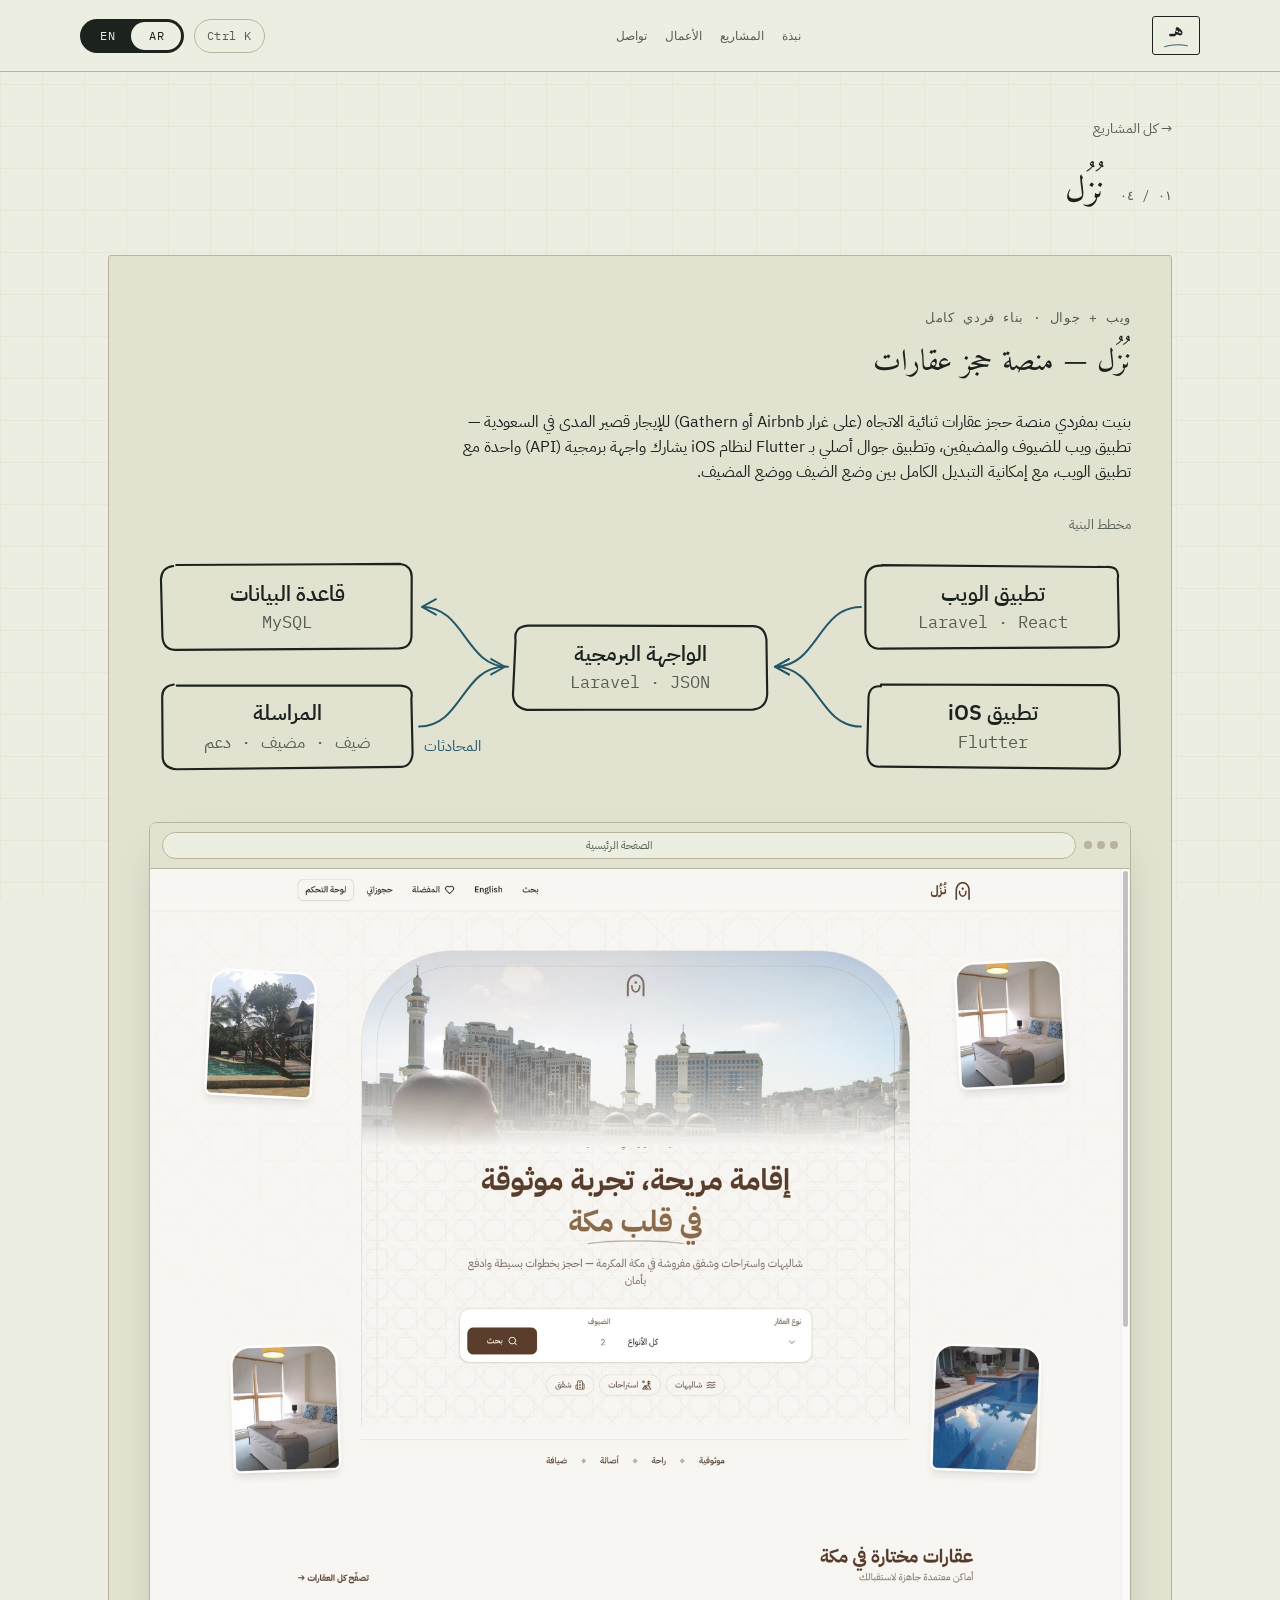
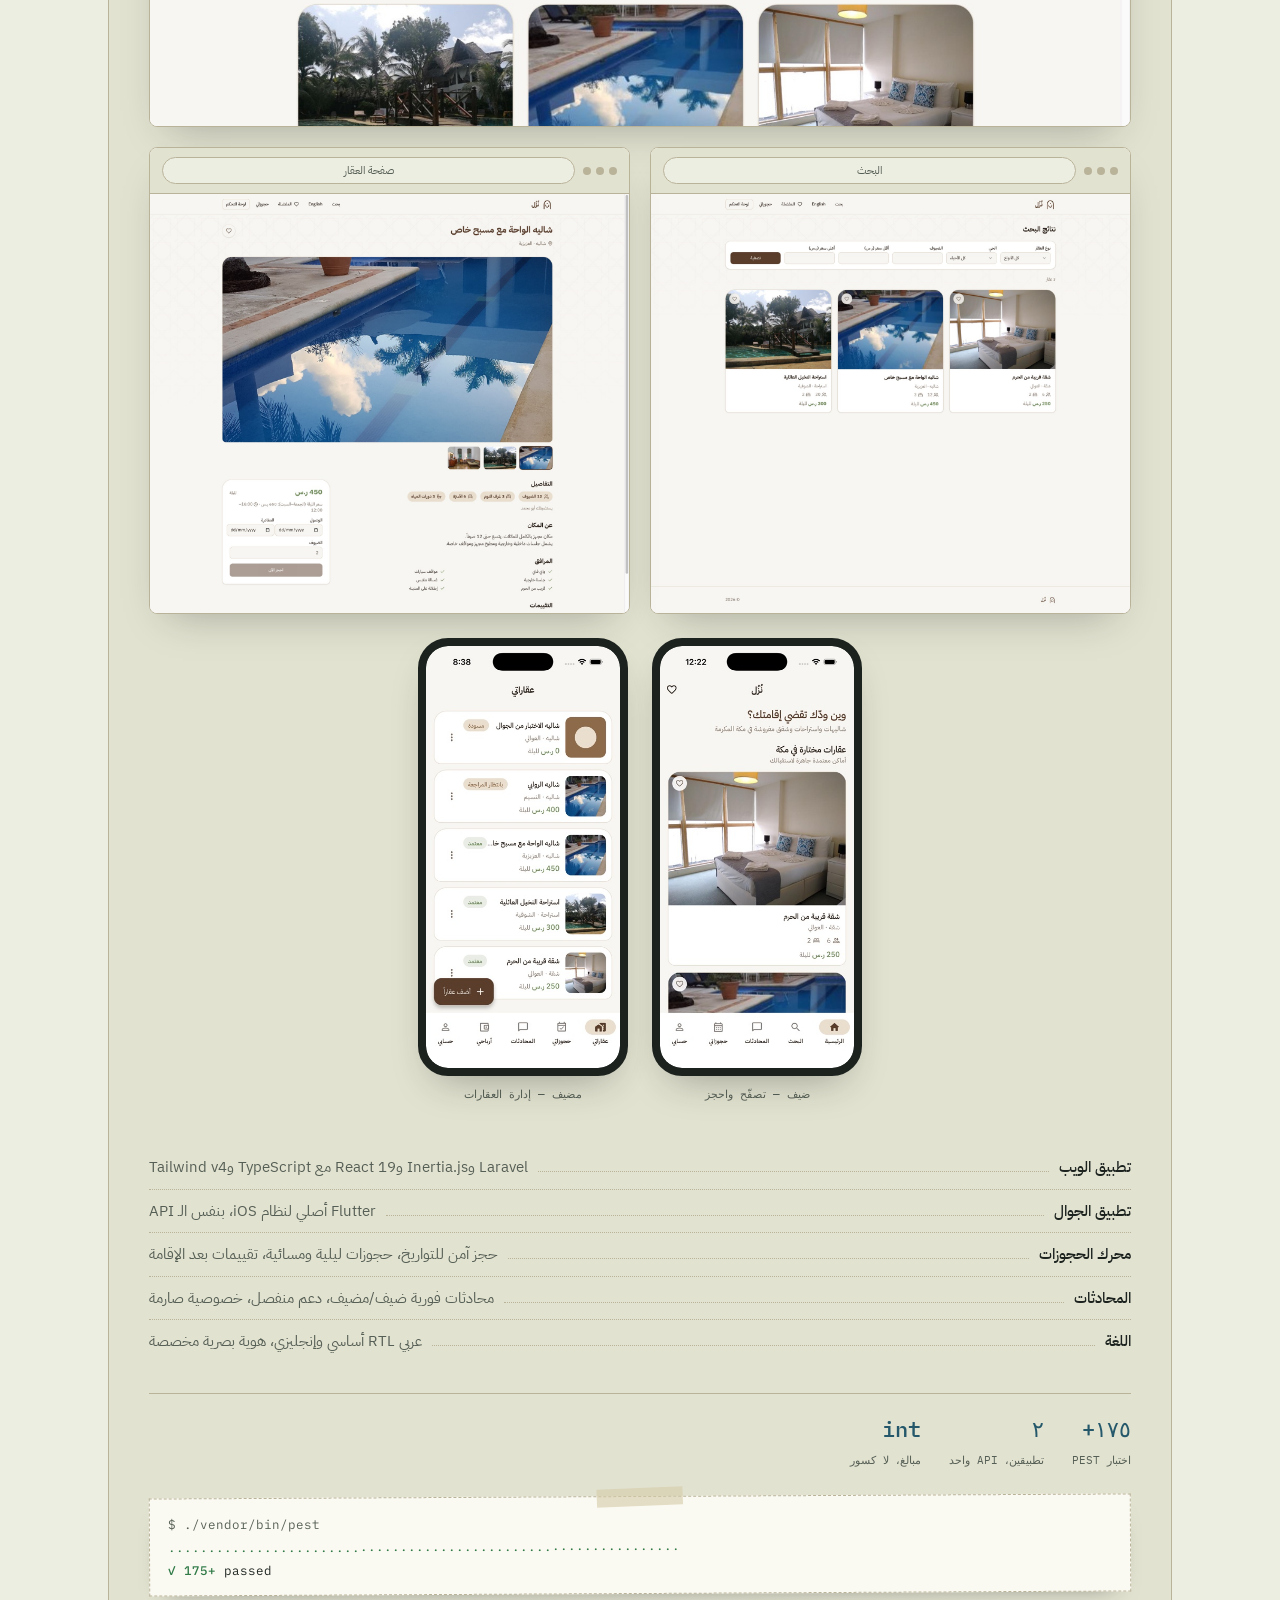
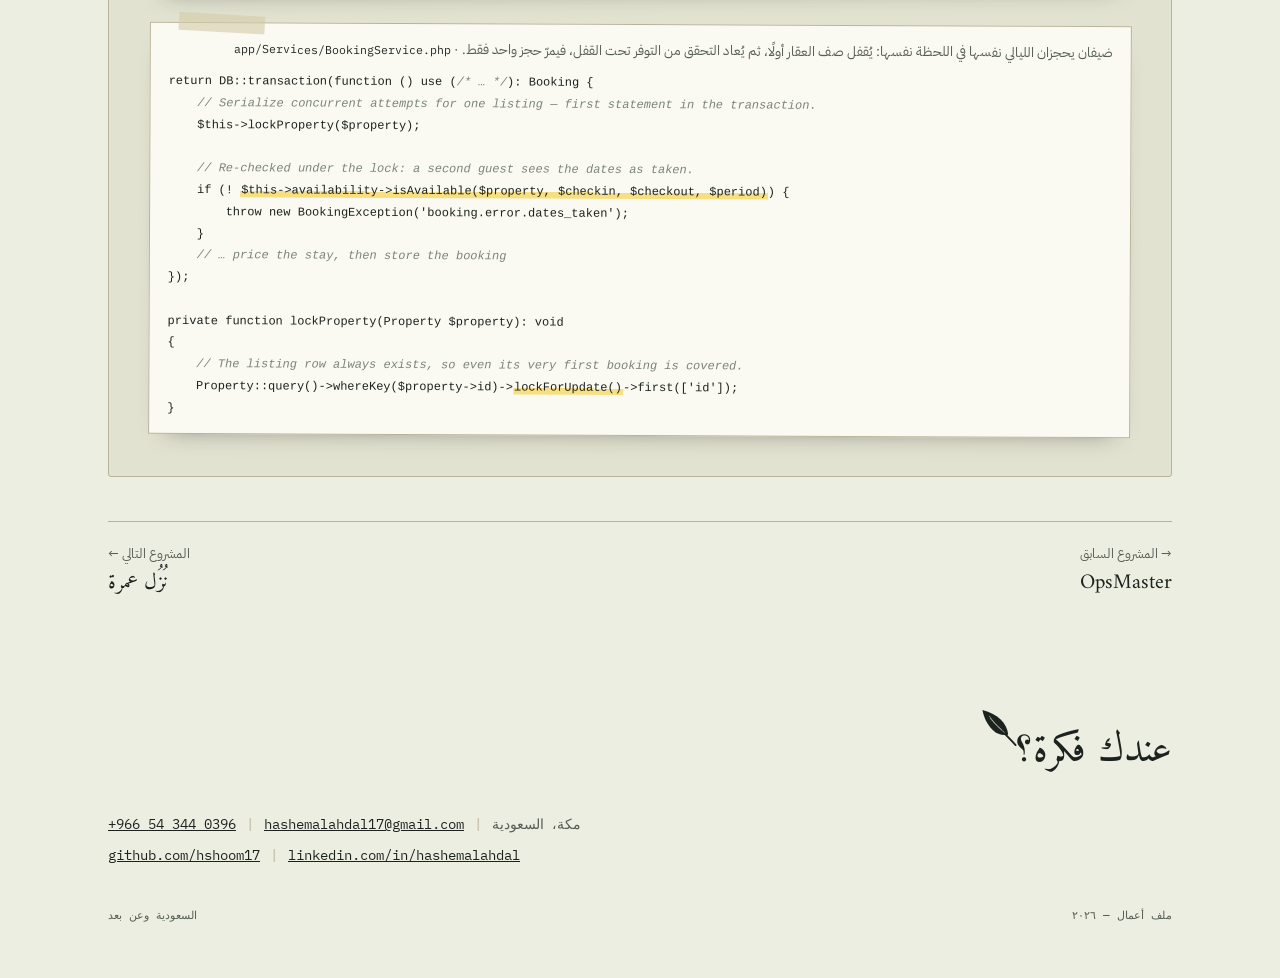
<file: projects/nuzul.html>
<!doctype html>
<html lang="ar" dir="rtl" data-lang="ar" data-title-en="Nuzul — Property Booking Marketplace · Hashem Alahdal" data-title-ar="نُزُل — منصة حجز عقارات · هاشم الاهدل" data-desc-en="Two-sided booking marketplace for short-term rentals — a web app and a native iOS app on one API." data-desc-ar="منصة حجز عقارات ثنائية الاتجاه للإيجار قصير المدى — تطبيق ويب وتطبيق iOS على واجهة برمجية واحدة.">
<head>
<meta charset="UTF-8">
<meta name="viewport" content="width=device-width, initial-scale=1.0">
<title>نُزُل — منصة حجز عقارات · هاشم الاهدل</title>
<meta name="description" content="منصة حجز عقارات ثنائية الاتجاه للإيجار قصير المدى — تطبيق ويب وتطبيق iOS على واجهة برمجية واحدة.">
<meta property="og:title" content="نُزُل — منصة حجز عقارات · هاشم الاهدل">
<meta property="og:description" content="منصة حجز عقارات ثنائية الاتجاه للإيجار قصير المدى — تطبيق ويب وتطبيق iOS على واجهة برمجية واحدة.">
<meta property="og:type" content="website">
<meta property="og:locale" content="ar_SA">
<meta property="og:locale:alternate" content="en_US">
<link rel="canonical" href="https://hashemalahdal.com/projects/nuzul.html">
<meta property="og:url" content="https://hashemalahdal.com/projects/nuzul.html">
<meta property="og:image" content="https://hashemalahdal.com/images/web-01-home.jpg">
<meta property="og:image:secure_url" content="https://hashemalahdal.com/images/web-01-home.jpg">
<meta property="og:image:type" content="image/jpeg">
<meta property="og:site_name" content="Hashem Alahdal">
<meta name="twitter:image" content="https://hashemalahdal.com/images/web-01-home.jpg">
<meta name="twitter:card" content="summary_large_image">
<meta name="theme-color" content="#EDEEE2">
<link rel="icon" href="data:image/svg+xml,%3Csvg xmlns='http://www.w3.org/2000/svg' viewBox='0 0 64 64'%3E%3Crect width='64' height='64' rx='8' fill='%23EDEEE2'/%3E%3Crect x='5.5' y='5.5' width='53' height='53' rx='5' fill='none' stroke='%231C231F' stroke-width='3'/%3E%3Ctext x='32' y='40' text-anchor='middle' font-family='Amiri,Times,serif' font-size='34' font-weight='700' fill='%231C231F'%3E%D9%87%D9%80%3C/text%3E%3Cpath d='M18 48 C 28 44, 40 44, 47 46' fill='none' stroke='%2324586A' stroke-width='2.5' stroke-linecap='round'/%3E%3C/svg%3E">
<link rel="preconnect" href="https://fonts.googleapis.com">
<link rel="preconnect" href="https://fonts.gstatic.com" crossorigin>
<link href="https://fonts.googleapis.com/css2?family=Fraunces:ital,opsz,wght@0,9..144,400;0,9..144,500;0,9..144,600;1,9..144,500&family=Amiri:ital,wght@0,400;0,700;1,400&family=IBM+Plex+Sans:wght@400;500;600&family=IBM+Plex+Sans+Arabic:wght@400;500;600;700&family=IBM+Plex+Mono:wght@400;500&display=swap" rel="stylesheet">
<link rel="stylesheet" href="../assets/site.css?v=6">
</head>
<body>

<header class="nav">
  <div class="wrap nav-row">
    <a class="mark" href="../index.html" aria-label="Hashem Alahdal — هاشم الاهدل" lang="ar">هـ<svg class="swash" viewBox="0 0 40 6" aria-hidden="true"><path d="M1 5 C 13 1, 30 1, 39 3.5" fill="none" stroke="currentColor" stroke-width="1.6" stroke-linecap="round"/></svg></a>
    <nav class="nav-tags" aria-label="Sections">
      <span data-i18n="en" class="inline" lang="en"><a href="../index.html#about">About</a><a href="../index.html#projects">Projects</a><a href="../index.html#work">Work</a><a href="#contact">Contact</a></span>
      <span data-i18n="ar" class="inline" lang="ar"><a href="../index.html#about">نبذة</a><a href="../index.html#projects">المشاريع</a><a href="../index.html#work">الأعمال</a><a href="#contact">تواصل</a></span>
    </nav>
    <div class="nav-controls">
      <button class="lang-toggle" id="langToggle" aria-label="Switch language / تبديل اللغة">
        <span class="thumb"></span>
        <span class="opt en">EN</span>
        <span class="opt ar">AR</span>
      </button>
    </div>
  </div>
</header>
<div id="inkline" aria-hidden="true"></div>

<main class="wrap">
  <section class="project" id="nuzul">
    <div data-i18n="en" lang="en">
      <a class="back-link" href="../index.html#projects">← All projects</a>
      <div class="sec-head"><span class="sec-num">01 / 04</span><h2>Nuzul</h2></div>
      <div class="feature-card reveal">
        <div class="feature-top">
          <div>
            <p class="feature-sub">Web + Mobile · Solo-built</p>
            <h3>Nuzul — Property Booking Marketplace</h3>
          </div>
        </div>
        <p class="feature-desc">A full two-sided booking marketplace (Airbnb / Gathern-style) for short-term rentals in Saudi Arabia — guest and host web app, a native Flutter iOS app sharing one JSON API, and a full guest/host mode switch.</p>

        <div class="arch"><p class="note-cap">Architecture sketch</p><div class="arch-scroll"><svg viewBox="0 0 640 160" role="img" aria-label="Architecture sketch: Web app, iOS app, JSON API, Database, Messaging"><path class="ln" style="--d:0" pathLength="1" d="M17.4 14.5 L163.5 14.9 Q172.0 13.9 171.6 22.3 L172.0 60.0 Q172.8 67.6 163.2 67.4 L18.0 69.0 Q7.0 68.5 7.1 58.7 L7.6 22.9 Q8.0 13.7 16.3 13.2"/><text class="t1" x="90" y="37">Web app</text><text class="t2" x="90" y="55">Laravel · React</text><path class="ln" style="--d:1" pathLength="1" d="M16.6 92.2 L162.2 92.5 Q172.9 92.2 172.8 101.7 L171.4 137.5 Q171.1 145.7 163.6 146.7 L16.4 145.9 Q8.4 146.0 8.0 137.0 L7.1 101.3 Q7.0 91.1 16.8 91.0"/><text class="t1" x="90" y="115">iOS app</text><text class="t2" x="90" y="133">Flutter</text><path class="ln" style="--d:2" pathLength="1" d="M247.0 53.5 L392.2 53.6 Q401.3 52.5 402.1 62.8 L402.9 97.2 Q401.6 107.3 392.1 107.8 L246.7 106.5 Q237.6 108.0 237.5 98.4 L237.1 62.0 Q238.8 52.6 247.8 52.0"/><text class="t1" x="320" y="76">JSON API</text><text class="t2" x="320" y="94">Laravel</text><path class="ln" style="--d:3" pathLength="1" d="M477.4 14.3 L623.0 14.4 Q631.1 13.8 631.4 21.9 L631.5 58.4 Q631.7 68.3 622.9 67.8 L476.6 68.1 Q468.8 67.1 467.4 58.4 L467.3 21.9 Q468.4 13.3 476.4 15.1"/><text class="t1" x="550" y="37">Database</text><text class="t2" x="550" y="55">MySQL</text><path class="ln" style="--d:4" pathLength="1" d="M477.7 92.9 L622.1 92.2 Q632.6 92.8 631.4 100.0 L631.8 138.0 Q632.1 146.3 623.5 145.9 L476.3 145.0 Q468.1 146.3 468.8 137.0 L468.4 100.9 Q468.2 91.5 477.1 92.9"/><text class="t1" x="550" y="115">Messaging</text><text class="t2" x="550" y="133">guest · host · support</text><path class="ln edge" style="--d:5" pathLength="1" d="M176 41 C204 41, 204 80, 232 80"/><path class="ln edge" style="--d:6" pathLength="1" d="M223 75 L232 80 L223 85"/><path class="ln edge" style="--d:6" pathLength="1" d="M176 119 C204 119, 204 80, 232 80"/><path class="ln edge" style="--d:7" pathLength="1" d="M223 75 L232 80 L223 85"/><path class="ln edge" style="--d:7" pathLength="1" d="M406 80 C434 80, 434 41, 462 41"/><path class="ln edge" style="--d:8" pathLength="1" d="M453 36 L462 41 L453 46"/><path class="ln edge" style="--d:8" pathLength="1" d="M464 119 C436 119, 436 80, 408 80"/><path class="ln edge" style="--d:9" pathLength="1" d="M417 75 L408 80 L417 85"/><text class="lbl" x="461" y="135" style="text-anchor:end">chat</text></svg></div><p class="arch-hint" aria-hidden="true">Swipe sideways to see the whole sketch →</p></div>

        <div class="showcase-main">
          <div class="browser-frame">
            <div class="browser-bar">
              <div class="browser-dots"><span></span><span></span><span></span></div>
              <div class="browser-url screen">Home page</div>
            </div>
            <img src="../images/web-01-home.jpg" width="1600" height="1400" loading="lazy" decoding="async" alt="Nuzul web home page — Arabic RTL, Mecca skyline hero, property search">
          </div>
        </div>
        <div class="showcase-row">
          <div class="browser-frame">
            <div class="browser-bar"><div class="browser-dots"><span></span><span></span><span></span></div><div class="browser-url screen">Search</div></div>
            <img src="../images/web-02-search.jpg" width="1600" height="1400" loading="lazy" decoding="async" alt="Nuzul search results page with filters">
          </div>
          <div class="browser-frame">
            <div class="browser-bar"><div class="browser-dots"><span></span><span></span><span></span></div><div class="browser-url screen">Property page</div></div>
            <img src="../images/web-03-property.jpg" width="1600" height="1400" loading="lazy" decoding="async" alt="Nuzul property detail page with booking widget">
          </div>
        </div>
        <div class="showcase-phones">
          <div class="phone-block">
            <div class="phone-frame"><img src="../images/mobile-01-guest-home.jpg" width="368" height="800" loading="lazy" decoding="async" alt="Nuzul mobile app — guest home screen"></div>
            <p class="phone-caption">Guest — browse &amp; book</p>
          </div>
          <div class="phone-block">
            <div class="phone-frame"><img src="../images/mobile-02-host-properties.jpg" width="368" height="800" loading="lazy" decoding="async" alt="Nuzul mobile app — host property list"></div>
            <p class="phone-caption">Host — manage properties</p>
          </div>
        </div>

        <div class="receipt-list" style="margin-top:30px;">
          <div class="receipt-row"><span class="k">Web app</span><span class="d"></span><span class="v">Laravel, Inertia.js, React 19 + TS, Tailwind v4</span></div>
          <div class="receipt-row"><span class="k">Mobile app</span><span class="d"></span><span class="v">Native Flutter (iOS), shared JSON API</span></div>
          <div class="receipt-row"><span class="k">Booking engine</span><span class="d"></span><span class="v">Race-safe date holds, overnight and evening bookings, post-stay reviews</span></div>
          <div class="receipt-row"><span class="k">Messaging</span><span class="d"></span><span class="v">Guest/host chat with a strict, separate support channel</span></div>
          <div class="receipt-row"><span class="k">Language</span><span class="d"></span><span class="v">Arabic RTL default + English, custom design system</span></div>
        </div>
        <div class="stat-row">
          <div class="stat"><span class="n" data-count="175" data-suffix="+">175+</span><span class="l">Pest tests</span></div>
          <div class="stat"><span class="n" data-count="2">2</span><span class="l">apps, one API</span></div>
          <div class="stat"><span class="n">int</span><span class="l">money, not float</span></div>
        </div>
        <div class="test-run" dir="ltr" lang="en" role="img" aria-label="Automated test results: 175+ passed"><div class="tr-run"><p class="tr-cmd">$ ./vendor/bin/pest</p><p class="tr-dots" aria-hidden="true"><i style="--i:0">.</i><i style="--i:1">.</i><i style="--i:2">.</i><i style="--i:3">.</i><i style="--i:4">.</i><i style="--i:5">.</i><i style="--i:6">.</i><i style="--i:7">.</i><i style="--i:8">.</i><i style="--i:9">.</i><i style="--i:10">.</i><i style="--i:11">.</i><i style="--i:12">.</i><i style="--i:13">.</i><i style="--i:14">.</i><i style="--i:15">.</i><i style="--i:16">.</i><i style="--i:17">.</i><i style="--i:18">.</i><i style="--i:19">.</i><i style="--i:20">.</i><i style="--i:21">.</i><i style="--i:22">.</i><i style="--i:23">.</i><i style="--i:24">.</i><i style="--i:25">.</i><i style="--i:26">.</i><i style="--i:27">.</i><i style="--i:28">.</i><i style="--i:29">.</i><i style="--i:30">.</i><i style="--i:31">.</i><i style="--i:32">.</i><i style="--i:33">.</i><i style="--i:34">.</i><i style="--i:35">.</i><i style="--i:36">.</i><i style="--i:37">.</i><i style="--i:38">.</i><i style="--i:39">.</i><i style="--i:40">.</i><i style="--i:41">.</i><i style="--i:42">.</i><i style="--i:43">.</i><i style="--i:44">.</i><i style="--i:45">.</i><i style="--i:46">.</i><i style="--i:47">.</i><i style="--i:48">.</i><i style="--i:49">.</i><i style="--i:50">.</i><i style="--i:51">.</i><i style="--i:52">.</i><i style="--i:53">.</i><i style="--i:54">.</i><i style="--i:55">.</i><i style="--i:56">.</i><i style="--i:57">.</i><i style="--i:58">.</i><i style="--i:59">.</i><i style="--i:60">.</i><i style="--i:61">.</i><i style="--i:62">.</i><i style="--i:63">.</i></p><p class="tr-res"><b>✓ 175+</b> passed</p></div></div>
        <figure class="snippet"><figcaption>Two guests booking the same nights at the same moment: the listing row is locked first, then availability is re-checked under the lock, so only one booking goes through. · <code>app/Services/BookingService.php</code></figcaption><pre><code>return DB::transaction(function () use (<span class="c">/* … */</span>): Booking {
    <span class="c">// Serialize concurrent attempts for one listing — first statement in the transaction.</span>
    $this-&gt;lockProperty($property);

    <span class="c">// Re-checked under the lock: a second guest sees the dates as taken.</span>
    if (! <mark>$this-&gt;availability-&gt;isAvailable($property, $checkin, $checkout, $period)</mark>) {
        throw new BookingException('booking.error.dates_taken');
    }
    <span class="c">// … price the stay, then store the booking</span>
});

private function lockProperty(Property $property): void
{
    <span class="c">// The listing row always exists, so even its very first booking is covered.</span>
    Property::query()-&gt;whereKey($property-&gt;id)-&gt;<mark>lockForUpdate()</mark>-&gt;first(['id']);
}</code></pre></figure>
      </div>
      <nav class="project-nav" aria-label="More projects"><a class="prev" href="opsmaster.html"><span class="pn-k">← Previous</span><span class="pn-t">OpsMaster</span></a><a class="next" href="nuzul-os.html"><span class="pn-k">Next →</span><span class="pn-t">Nuzul Umrah</span></a></nav>
    </div>

    <div data-i18n="ar" lang="ar" dir="rtl">
      <a class="back-link" href="../index.html#projects">→ كل المشاريع</a>
      <div class="sec-head"><span class="sec-num">٠١ / ٠٤</span><h2>نُزُل</h2></div>
      <div class="feature-card reveal">
        <div class="feature-top">
          <div>
            <p class="feature-sub">ويب + جوال · بناء فردي كامل</p>
            <h3>نُزُل — منصة حجز عقارات</h3>
          </div>
        </div>
        <p class="feature-desc">بنيت بمفردي منصة حجز عقارات ثنائية الاتجاه (على غرار Airbnb أو Gathern) للإيجار قصير المدى في السعودية — تطبيق ويب للضيوف والمضيفين، وتطبيق جوال أصلي بـ Flutter لنظام iOS يشارك واجهة برمجية (API) واحدة مع تطبيق الويب، مع إمكانية التبديل الكامل بين وضع الضيف ووضع المضيف.</p>

        <div class="arch"><p class="note-cap">مخطط البنية</p><div class="arch-scroll"><svg viewBox="0 0 640 160" role="img" aria-label="مخطط البنية: تطبيق الويب، تطبيق iOS، الواجهة البرمجية، قاعدة البيانات، المراسلة" direction="rtl"><path class="ln" style="--d:0" pathLength="1" d="M477.7 13.8 L623.1 15.0 Q632.9 14.1 631.4 22.6 L632.1 58.6 Q632.7 67.0 623.8 67.3 L477.3 68.2 Q467.9 68.9 466.9 58.0 L466.9 23.6 Q467.8 13.5 477.7 14.1"/><text class="t1" x="550" y="37">تطبيق الويب</text><text class="t2" x="550" y="55">Laravel · React</text><path class="ln" style="--d:1" pathLength="1" d="M477.0 91.6 L622.7 92.0 Q631.6 92.2 632.0 100.3 L632.8 136.7 Q631.0 146.9 622.6 146.4 L477.1 145.1 Q468.5 145.9 468.1 136.1 L468.9 102.1 Q468.5 92.0 477.0 92.8"/><text class="t1" x="550" y="115">تطبيق iOS</text><text class="t2" x="550" y="133">Flutter</text><path class="ln" style="--d:2" pathLength="1" d="M247.3 53.1 L393.4 53.5 Q401.1 53.4 402.4 62.1 L402.9 97.9 Q402.3 107.0 393.5 107.9 L246.3 108.1 Q237.8 106.5 237.2 98.5 L238.9 62.6 Q237.5 53.9 247.2 53.2"/><text class="t1" x="320" y="76">الواجهة البرمجية</text><text class="t2" x="320" y="94">Laravel · JSON</text><path class="ln" style="--d:3" pathLength="1" d="M17.8 13.7 L163.9 13.0 Q171.5 14.2 171.2 22.1 L171.1 58.6 Q171.4 68.1 162.3 68.1 L16.9 69.0 Q8.5 68.6 8.7 58.5 L7.8 22.9 Q8.3 15.1 16.3 14.3"/><text class="t1" x="90" y="37">قاعدة البيانات</text><text class="t2" x="90" y="55">MySQL</text><path class="ln" style="--d:4" pathLength="1" d="M18.1 92.3 L163.9 92.3 Q172.6 93.0 171.0 100.6 L171.8 136.7 Q170.9 145.3 163.7 145.3 L17.9 146.8 Q8.7 145.9 8.9 137.9 L8.6 100.1 Q8.3 92.8 16.1 91.6"/><text class="t1" x="90" y="115">المراسلة</text><text class="t2" x="90" y="133">ضيف · مضيف · دعم</text><path class="ln edge" style="--d:5" pathLength="1" d="M464 41 C436 41, 436 80, 408 80"/><path class="ln edge" style="--d:6" pathLength="1" d="M417 75 L408 80 L417 85"/><path class="ln edge" style="--d:6" pathLength="1" d="M464 119 C436 119, 436 80, 408 80"/><path class="ln edge" style="--d:7" pathLength="1" d="M417 75 L408 80 L417 85"/><path class="ln edge" style="--d:7" pathLength="1" d="M234 80 C206 80, 206 41, 178 41"/><path class="ln edge" style="--d:8" pathLength="1" d="M187 36 L178 41 L187 46"/><path class="ln edge" style="--d:8" pathLength="1" d="M176 119 C204 119, 204 80, 232 80"/><path class="ln edge" style="--d:9" pathLength="1" d="M223 75 L232 80 L223 85"/><text class="lbl" x="179" y="135" style="text-anchor:end">المحادثات</text></svg></div><p class="arch-hint" aria-hidden="true">← اسحب أفقياً لرؤية المخطط كاملاً</p></div>

        <div class="showcase-main">
          <div class="browser-frame">
            <div class="browser-bar">
              <div class="browser-dots"><span></span><span></span><span></span></div>
              <div class="browser-url screen">الصفحة الرئيسية</div>
            </div>
            <img src="../images/web-01-home.jpg" width="1600" height="1400" loading="lazy" decoding="async" alt="الصفحة الرئيسية لموقع نُزُل — عربي RTL، أفق مكة، بحث عن عقارات">
          </div>
        </div>
        <div class="showcase-row">
          <div class="browser-frame">
            <div class="browser-bar"><div class="browser-dots"><span></span><span></span><span></span></div><div class="browser-url screen">البحث</div></div>
            <img src="../images/web-02-search.jpg" width="1600" height="1400" loading="lazy" decoding="async" alt="نتائج البحث في نُزُل مع الفلاتر">
          </div>
          <div class="browser-frame">
            <div class="browser-bar"><div class="browser-dots"><span></span><span></span><span></span></div><div class="browser-url screen">صفحة العقار</div></div>
            <img src="../images/web-03-property.jpg" width="1600" height="1400" loading="lazy" decoding="async" alt="صفحة تفاصيل العقار مع أداة الحجز">
          </div>
        </div>
        <div class="showcase-phones">
          <div class="phone-block">
            <div class="phone-frame"><img src="../images/mobile-01-guest-home.jpg" width="368" height="800" loading="lazy" decoding="async" alt="تطبيق نُزُل — شاشة الضيف الرئيسية"></div>
            <p class="phone-caption">ضيف — تصفّح واحجز</p>
          </div>
          <div class="phone-block">
            <div class="phone-frame"><img src="../images/mobile-02-host-properties.jpg" width="368" height="800" loading="lazy" decoding="async" alt="تطبيق نُزُل — قائمة عقارات المضيف"></div>
            <p class="phone-caption">مضيف — إدارة العقارات</p>
          </div>
        </div>

        <div class="receipt-list" style="margin-top:30px;">
          <div class="receipt-row"><span class="k">تطبيق الويب</span><span class="d"></span><span class="v">Laravel وInertia.js وReact 19 مع TypeScript وTailwind v4</span></div>
          <div class="receipt-row"><span class="k">تطبيق الجوال</span><span class="d"></span><span class="v">Flutter أصلي لنظام iOS، بنفس الـ API</span></div>
          <div class="receipt-row"><span class="k">محرك الحجوزات</span><span class="d"></span><span class="v">حجز آمن للتواريخ، حجوزات ليلية ومسائية، تقييمات بعد الإقامة</span></div>
          <div class="receipt-row"><span class="k">المحادثات</span><span class="d"></span><span class="v">محادثات فورية ضيف/مضيف، دعم منفصل، خصوصية صارمة</span></div>
          <div class="receipt-row"><span class="k">اللغة</span><span class="d"></span><span class="v">عربي RTL أساسي وإنجليزي، هوية بصرية مخصصة</span></div>
        </div>
        <div class="stat-row">
          <div class="stat"><span class="n" data-count="175" data-suffix="+" data-numerals="arab">+١٧٥</span><span class="l">اختبار Pest</span></div>
          <div class="stat"><span class="n" data-count="2" data-numerals="arab">٢</span><span class="l">تطبيقين، API واحد</span></div>
          <div class="stat"><span class="n">int</span><span class="l">مبالغ، لا كسور</span></div>
        </div>
        <div class="test-run" dir="ltr" lang="en" role="img" aria-label="نتيجة الاختبارات الآلية: 175+ passed"><div class="tr-run"><p class="tr-cmd">$ ./vendor/bin/pest</p><p class="tr-dots" aria-hidden="true"><i style="--i:0">.</i><i style="--i:1">.</i><i style="--i:2">.</i><i style="--i:3">.</i><i style="--i:4">.</i><i style="--i:5">.</i><i style="--i:6">.</i><i style="--i:7">.</i><i style="--i:8">.</i><i style="--i:9">.</i><i style="--i:10">.</i><i style="--i:11">.</i><i style="--i:12">.</i><i style="--i:13">.</i><i style="--i:14">.</i><i style="--i:15">.</i><i style="--i:16">.</i><i style="--i:17">.</i><i style="--i:18">.</i><i style="--i:19">.</i><i style="--i:20">.</i><i style="--i:21">.</i><i style="--i:22">.</i><i style="--i:23">.</i><i style="--i:24">.</i><i style="--i:25">.</i><i style="--i:26">.</i><i style="--i:27">.</i><i style="--i:28">.</i><i style="--i:29">.</i><i style="--i:30">.</i><i style="--i:31">.</i><i style="--i:32">.</i><i style="--i:33">.</i><i style="--i:34">.</i><i style="--i:35">.</i><i style="--i:36">.</i><i style="--i:37">.</i><i style="--i:38">.</i><i style="--i:39">.</i><i style="--i:40">.</i><i style="--i:41">.</i><i style="--i:42">.</i><i style="--i:43">.</i><i style="--i:44">.</i><i style="--i:45">.</i><i style="--i:46">.</i><i style="--i:47">.</i><i style="--i:48">.</i><i style="--i:49">.</i><i style="--i:50">.</i><i style="--i:51">.</i><i style="--i:52">.</i><i style="--i:53">.</i><i style="--i:54">.</i><i style="--i:55">.</i><i style="--i:56">.</i><i style="--i:57">.</i><i style="--i:58">.</i><i style="--i:59">.</i><i style="--i:60">.</i><i style="--i:61">.</i><i style="--i:62">.</i><i style="--i:63">.</i></p><p class="tr-res"><b>✓ 175+</b> passed</p></div></div>
        <figure class="snippet"><figcaption>ضيفان يحجزان الليالي نفسها في اللحظة نفسها: يُقفل صف العقار أولًا، ثم يُعاد التحقق من التوفر تحت القفل، فيمرّ حجز واحد فقط. · <code>app/Services/BookingService.php</code></figcaption><pre><code>return DB::transaction(function () use (<span class="c">/* … */</span>): Booking {
    <span class="c">// Serialize concurrent attempts for one listing — first statement in the transaction.</span>
    $this-&gt;lockProperty($property);

    <span class="c">// Re-checked under the lock: a second guest sees the dates as taken.</span>
    if (! <mark>$this-&gt;availability-&gt;isAvailable($property, $checkin, $checkout, $period)</mark>) {
        throw new BookingException('booking.error.dates_taken');
    }
    <span class="c">// … price the stay, then store the booking</span>
});

private function lockProperty(Property $property): void
{
    <span class="c">// The listing row always exists, so even its very first booking is covered.</span>
    Property::query()-&gt;whereKey($property-&gt;id)-&gt;<mark>lockForUpdate()</mark>-&gt;first(['id']);
}</code></pre></figure>
      </div>
      <nav class="project-nav" aria-label="مشاريع أخرى"><a class="prev" href="opsmaster.html"><span class="pn-k">→ المشروع السابق</span><span class="pn-t">OpsMaster</span></a><a class="next" href="nuzul-os.html"><span class="pn-k">المشروع التالي ←</span><span class="pn-t">نُزُل عمرة</span></a></nav>
    </div>
  </section>
</main>

<footer id="contact">
  <div class="wrap">
    <div data-i18n="en" lang="en">
      <div class="footer-top">
        <h2 class="display">Have an idea? I turn it into a working product.</h2>
      </div>
      <div class="contact-block" dir="ltr">
        <div class="contact-line">
          <a href="tel:+966543440396">+966 54 344 0396</a><span class="sep">|</span>
          <a href="mailto:hashemalahdal17@gmail.com">hashemalahdal17@gmail.com</a><span class="sep">|</span>
          <span>Makkah, Saudi Arabia</span>
        </div>
        <div class="contact-line">
          <a href="https://github.com/hshoom17" target="_blank" rel="noopener">github.com/hshoom17</a><span class="sep">|</span>
          <a href="https://www.linkedin.com/in/hashemalahdal" target="_blank" rel="noopener">linkedin.com/in/hashemalahdal</a>
        </div>
      </div>
      <div class="foot-note"><span>PORTFOLIO — <span class="js-year">2026</span></span><span>SAUDI ARABIA &amp; REMOTE</span></div>
    </div>
    <div data-i18n="ar" lang="ar" dir="rtl">
      <div class="footer-top">
        <h2 class="display">عندك فكرة؟ أنا أحوّلها لمنتج يعمل.</h2>
      </div>
      <div class="contact-block" dir="ltr">
        <div class="contact-line">
          <a href="tel:+966543440396">+966 54 344 0396</a><span class="sep">|</span>
          <a href="mailto:hashemalahdal17@gmail.com">hashemalahdal17@gmail.com</a><span class="sep">|</span>
          <span>مكة، السعودية</span>
        </div>
        <div class="contact-line">
          <a href="https://github.com/hshoom17" target="_blank" rel="noopener">github.com/hshoom17</a><span class="sep">|</span>
          <a href="https://www.linkedin.com/in/hashemalahdal" target="_blank" rel="noopener">linkedin.com/in/hashemalahdal</a>
        </div>
      </div>
      <div class="foot-note"><span>ملف أعمال — <span class="js-year" data-numerals="arab">٢٠٢٦</span></span><span>السعودية وعن بعد</span></div>
    </div>
  </div>
</footer>

<script src="../assets/site.js?v=6"></script>
</body>
</html>
</file>
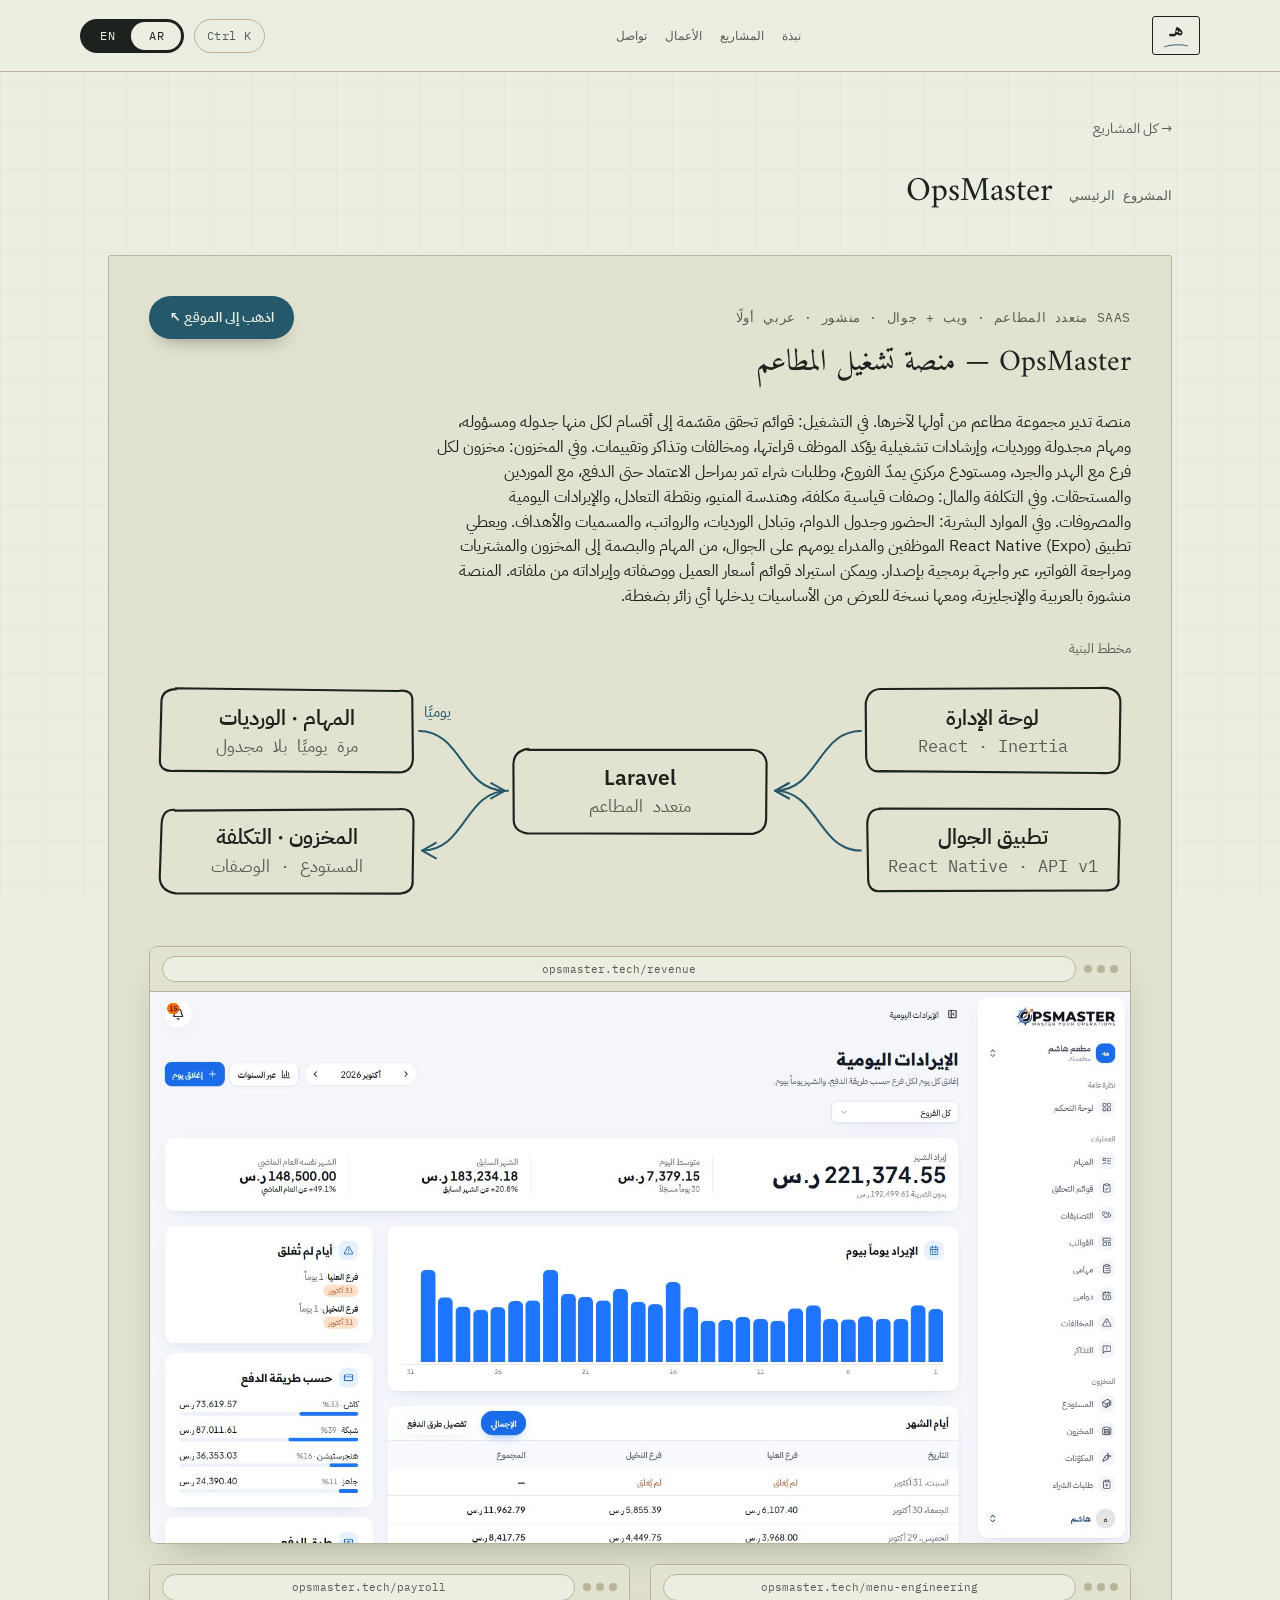
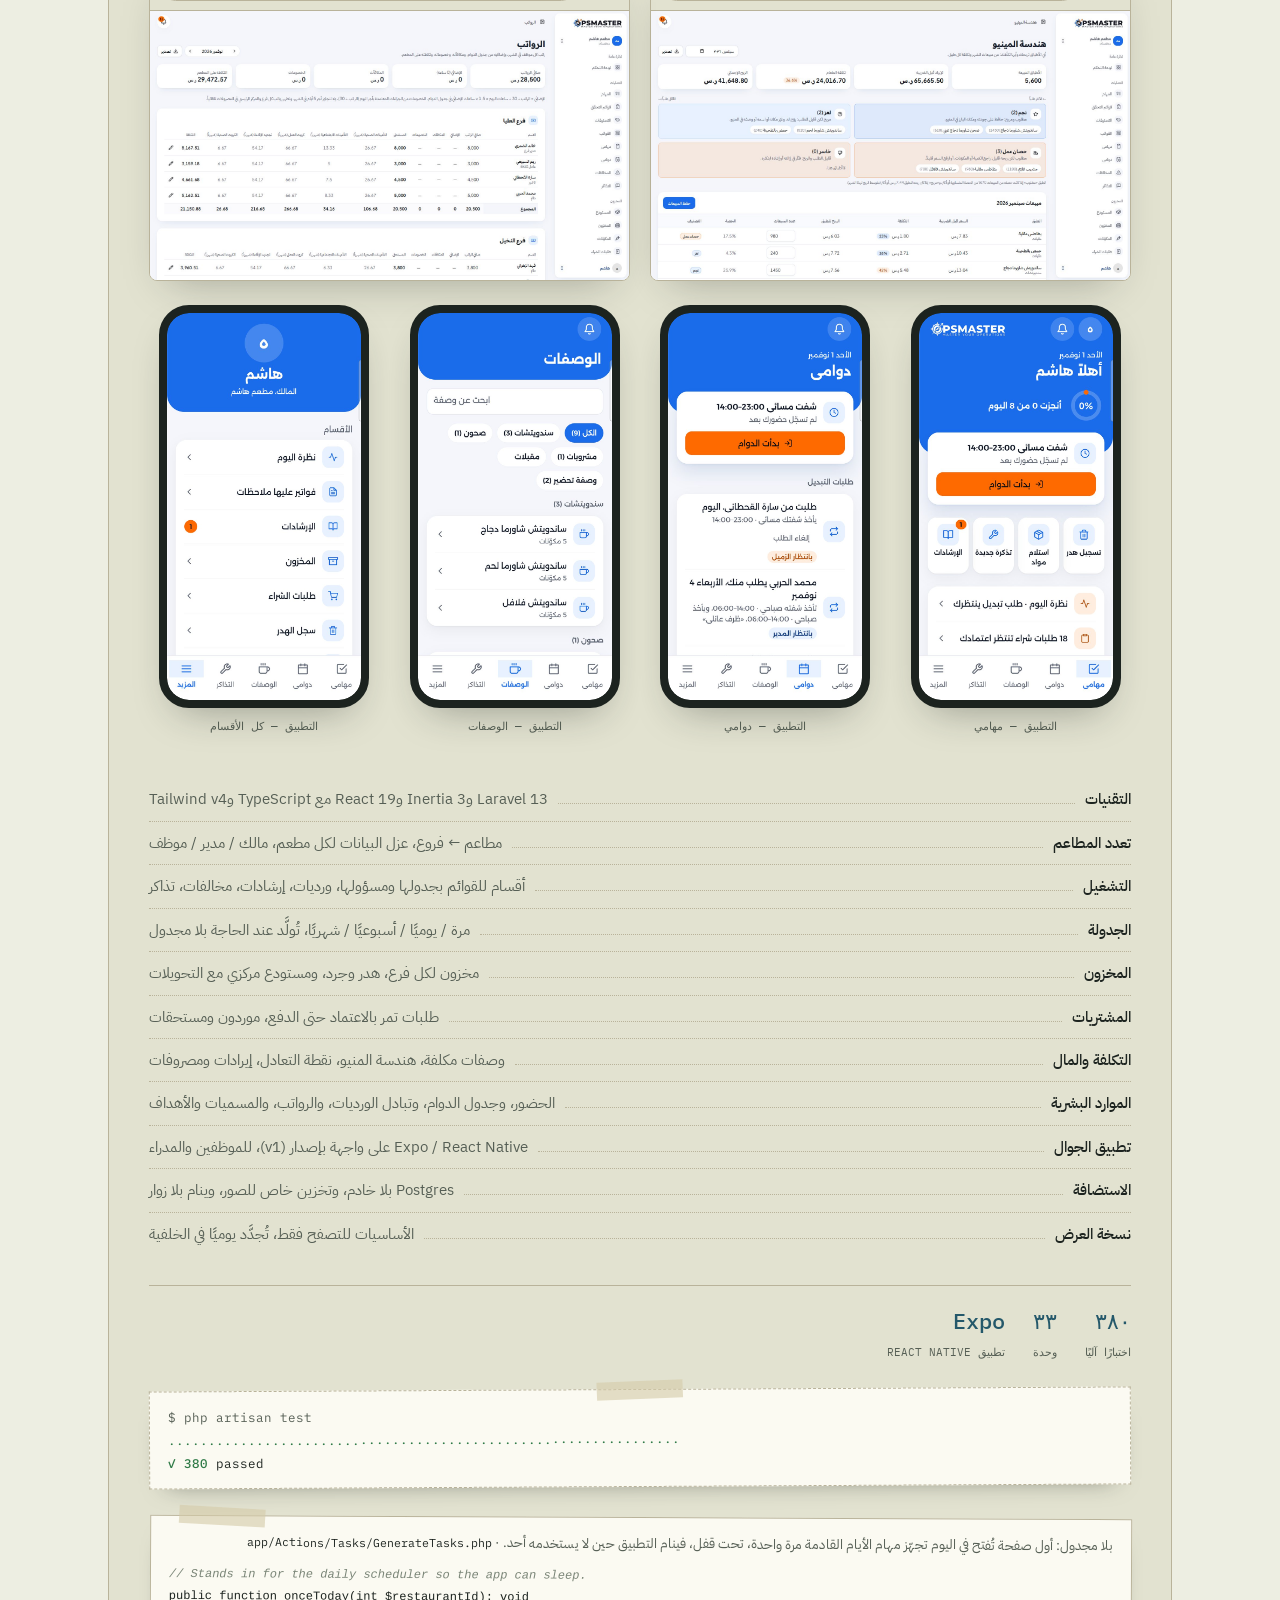
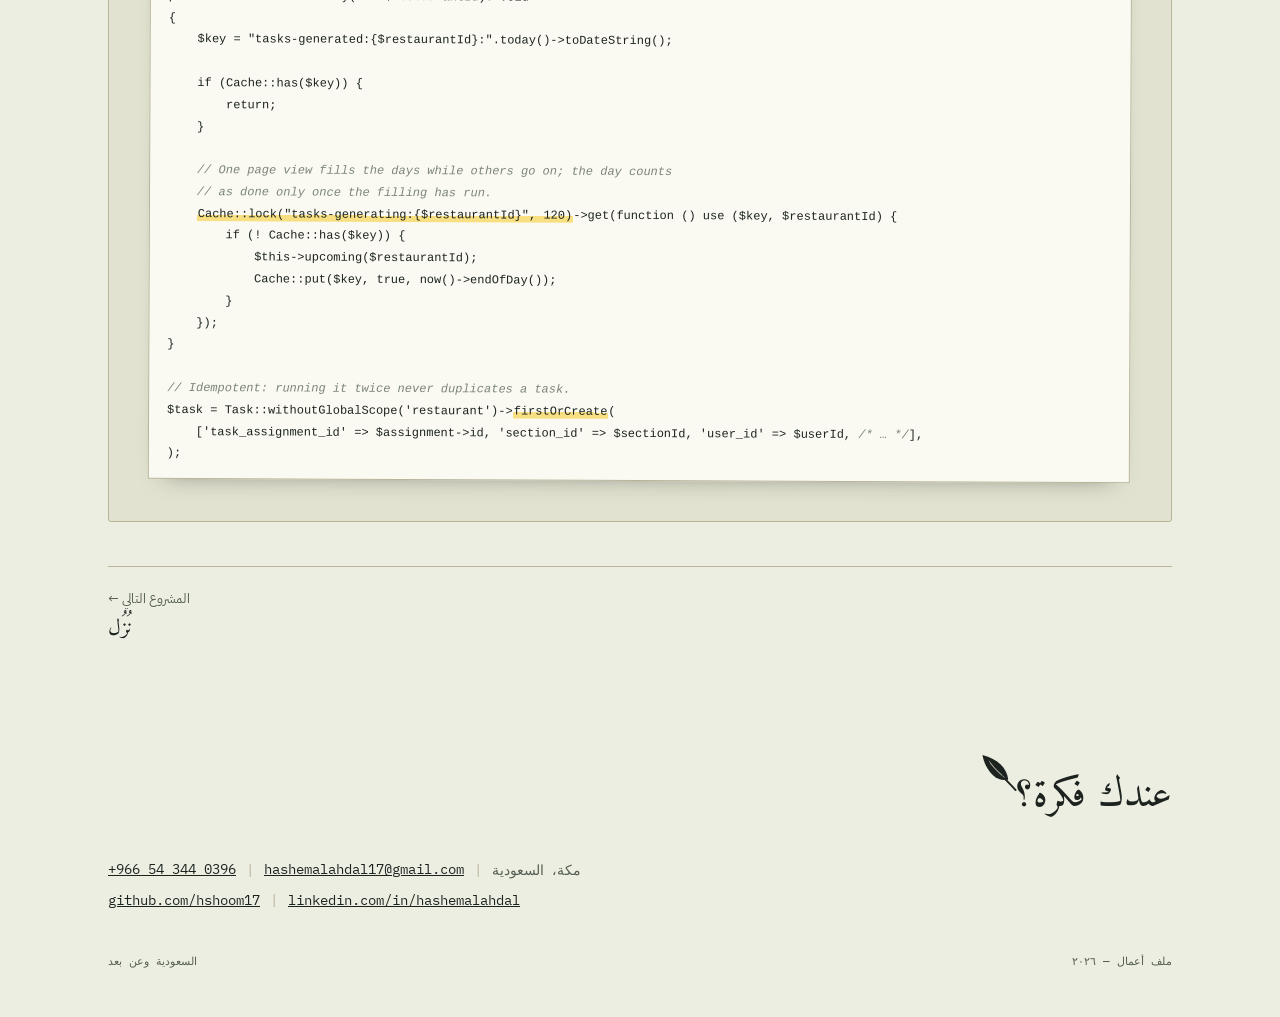
<file: projects/opsmaster.html>
<!doctype html>
<html lang="ar" dir="rtl" data-lang="ar" data-title-en="OpsMaster — Restaurant Operations Platform · Hashem Alahdal" data-title-ar="OpsMaster — منصة تشغيل المطاعم · هاشم الاهدل" data-desc-en="Restaurant operations SaaS — tasks and shifts, HR and payroll, inventory and a central warehouse, purchasing, costed recipes, revenue and expenses, with a React Native app. Live, with a public demo." data-desc-ar="منصة تشغيل المطاعم — مهام وورديات، وموارد بشرية ورواتب، ومخزون ومستودع مركزي، ومشتريات، ووصفات مكلفة، وإيرادات ومصروفات، مع تطبيق React Native. منشورة ومعها نسخة للعرض.">
<head>
<meta charset="UTF-8">
<meta name="viewport" content="width=device-width, initial-scale=1.0">
<title>OpsMaster — منصة تشغيل المطاعم · هاشم الاهدل</title>
<meta name="description" content="منصة تشغيل المطاعم — مهام وورديات، وموارد بشرية ورواتب، ومخزون ومستودع مركزي، ومشتريات، ووصفات مكلفة، وإيرادات ومصروفات، مع تطبيق React Native. منشورة ومعها نسخة للعرض.">
<meta property="og:title" content="OpsMaster — منصة تشغيل المطاعم · هاشم الاهدل">
<meta property="og:description" content="منصة تشغيل المطاعم — مهام وورديات، وموارد بشرية ورواتب، ومخزون ومستودع مركزي، ومشتريات، ووصفات مكلفة، وإيرادات ومصروفات، مع تطبيق React Native. منشورة ومعها نسخة للعرض.">
<meta property="og:type" content="website">
<meta property="og:locale" content="ar_SA">
<meta property="og:locale:alternate" content="en_US">
<link rel="canonical" href="https://hashemalahdal.com/projects/opsmaster.html">
<meta property="og:url" content="https://hashemalahdal.com/projects/opsmaster.html">
<meta property="og:image" content="https://hashemalahdal.com/images/ops-web-01-revenue.jpg">
<meta property="og:image:secure_url" content="https://hashemalahdal.com/images/ops-web-01-revenue.jpg">
<meta property="og:image:type" content="image/jpeg">
<meta property="og:site_name" content="Hashem Alahdal">
<meta name="twitter:image" content="https://hashemalahdal.com/images/ops-web-01-revenue.jpg">
<meta name="twitter:card" content="summary_large_image">
<meta name="theme-color" content="#EDEEE2">
<link rel="icon" href="data:image/svg+xml,%3Csvg xmlns='http://www.w3.org/2000/svg' viewBox='0 0 64 64'%3E%3Crect width='64' height='64' rx='8' fill='%23EDEEE2'/%3E%3Crect x='5.5' y='5.5' width='53' height='53' rx='5' fill='none' stroke='%231C231F' stroke-width='3'/%3E%3Ctext x='32' y='40' text-anchor='middle' font-family='Amiri,Times,serif' font-size='34' font-weight='700' fill='%231C231F'%3E%D9%87%D9%80%3C/text%3E%3Cpath d='M18 48 C 28 44, 40 44, 47 46' fill='none' stroke='%2324586A' stroke-width='2.5' stroke-linecap='round'/%3E%3C/svg%3E">
<link rel="preconnect" href="https://fonts.googleapis.com">
<link rel="preconnect" href="https://fonts.gstatic.com" crossorigin>
<link href="https://fonts.googleapis.com/css2?family=Fraunces:ital,opsz,wght@0,9..144,400;0,9..144,500;0,9..144,600;1,9..144,500&family=Amiri:ital,wght@0,400;0,700;1,400&family=IBM+Plex+Sans:wght@400;500;600&family=IBM+Plex+Sans+Arabic:wght@400;500;600;700&family=IBM+Plex+Mono:wght@400;500&display=swap" rel="stylesheet">
<link rel="stylesheet" href="../assets/site.css?v=6">
</head>
<body>

<header class="nav">
  <div class="wrap nav-row">
    <a class="mark" href="../index.html" aria-label="Hashem Alahdal — هاشم الاهدل" lang="ar">هـ<svg class="swash" viewBox="0 0 40 6" aria-hidden="true"><path d="M1 5 C 13 1, 30 1, 39 3.5" fill="none" stroke="currentColor" stroke-width="1.6" stroke-linecap="round"/></svg></a>
    <nav class="nav-tags" aria-label="Sections">
      <span data-i18n="en" class="inline" lang="en"><a href="../index.html#about">About</a><a href="../index.html#projects">Projects</a><a href="../index.html#work">Work</a><a href="#contact">Contact</a></span>
      <span data-i18n="ar" class="inline" lang="ar"><a href="../index.html#about">نبذة</a><a href="../index.html#projects">المشاريع</a><a href="../index.html#work">الأعمال</a><a href="#contact">تواصل</a></span>
    </nav>
    <div class="nav-controls">
      <button class="lang-toggle" id="langToggle" aria-label="Switch language / تبديل اللغة">
        <span class="thumb"></span>
        <span class="opt en">EN</span>
        <span class="opt ar">AR</span>
      </button>
    </div>
  </div>
</header>
<div id="inkline" aria-hidden="true"></div>

<main class="wrap">
  <section class="project" id="opsmaster">
    <div data-i18n="en" lang="en">
      <a class="back-link" href="../index.html#flagship">← All projects</a>
      <div class="sec-head"><span class="sec-num">Main project</span><h2>OpsMaster</h2></div>
      <div class="feature-card reveal">
        <div class="feature-top">
          <div>
            <p class="feature-sub">Multi-tenant SaaS · Web + Mobile · Live · Arabic-first</p>
            <h3>OpsMaster — Restaurant Operations Platform</h3>
          </div>
          <a class="demo-link" href="https://opsmaster.tech" target="_blank" rel="noopener">Visit the live site ↗</a>
        </div>
        <p class="feature-desc">A platform that runs a restaurant group end to end. Operations: checklists split into sections with their own schedule and owner, scheduled tasks and shifts, operating guides staff confirm they read, violations, tickets and ratings. Stock: per-branch inventory, waste and counts, a central warehouse that supplies the branches, and purchase requests that move through approvals to payment, with suppliers and payables. Cost and money: costed standard recipes, menu engineering, break-even, daily revenue and expenses. People: attendance and rosters, shift swaps, payroll, positions and targets. A React Native (Expo) app gives employees and managers the same day on their phones, from tasks and the time clock to stock, purchasing and invoice checks, over a versioned API. A client's own price lists, recipes and revenue sheets can be imported. It is live in Arabic and English, with a view-only demo of the core that anyone can open in one click.</p>

        <div class="arch"><p class="note-cap">Architecture sketch</p><div class="arch-scroll"><svg viewBox="0 0 640 160" role="img" aria-label="Architecture sketch: Dashboard, Mobile app, Laravel, Task engine, Stock and costing"><path class="ln" style="--d:0" pathLength="1" d="M17.9 13.4 L162.6 14.8 Q172.4 13.3 172.2 23.4 L171.8 59.8 Q172.2 68.4 163.5 69.0 L17.6 67.4 Q8.0 66.9 8.8 59.1 L7.5 23.4 Q7.5 13.1 16.1 14.1"/><text class="t1" x="90" y="37">Dashboard</text><text class="t2" x="90" y="55">React · Inertia</text><path class="ln" style="--d:1" pathLength="1" d="M17.8 92.0 L162.2 92.4 Q173.0 91.9 172.3 100.5 L172.6 137.7 Q171.3 145.5 162.9 145.4 L16.2 145.4 Q7.1 145.8 7.3 137.1 L8.3 100.7 Q9.0 92.8 16.6 91.6"/><text class="t1" x="90" y="115">Mobile app</text><text class="t2" x="90" y="133">React Native · API v1</text><path class="ln" style="--d:2" pathLength="1" d="M246.6 53.1 L392.2 53.3 Q402.8 53.5 402.2 61.8 L402.8 97.4 Q401.7 106.6 392.1 106.1 L246.5 106.0 Q238.6 106.8 237.3 98.4 L238.7 62.8 Q237.4 52.0 247.2 53.5"/><text class="t1" x="320" y="76">Laravel</text><text class="t2" x="320" y="94">multi-tenant</text><path class="ln" style="--d:3" pathLength="1" d="M477.0 13.9 L622.8 15.1 Q631.7 13.7 632.0 24.0 L631.5 59.9 Q631.3 67.1 623.8 68.5 L476.6 68.9 Q468.3 67.3 467.1 58.4 L468.2 22.7 Q467.8 14.2 477.8 13.5"/><text class="t1" x="550" y="37">Tasks · shifts</text><text class="t2" x="550" y="55">once a day, no cron</text><path class="ln" style="--d:4" pathLength="1" d="M476.7 91.4 L623.4 91.9 Q631.1 93.0 631.4 101.2 L632.0 136.5 Q631.7 146.9 623.5 145.2 L476.1 146.1 Q467.8 146.0 467.0 137.6 L467.7 101.2 Q467.8 92.3 476.5 91.4"/><text class="t1" x="550" y="115">Stock · costing</text><text class="t2" x="550" y="133">warehouse · recipes</text><path class="ln edge" style="--d:5" pathLength="1" d="M176 41 C204 41, 204 80, 232 80"/><path class="ln edge" style="--d:6" pathLength="1" d="M223 75 L232 80 L223 85"/><path class="ln edge" style="--d:6" pathLength="1" d="M176 119 C204 119, 204 80, 232 80"/><path class="ln edge" style="--d:7" pathLength="1" d="M223 75 L232 80 L223 85"/><path class="ln edge" style="--d:7" pathLength="1" d="M464 41 C436 41, 436 80, 408 80"/><path class="ln edge" style="--d:8" pathLength="1" d="M417 75 L408 80 L417 85"/><text class="lbl" x="461" y="32" style="text-anchor:end">daily</text><path class="ln edge" style="--d:8" pathLength="1" d="M406 80 C434 80, 434 119, 462 119"/><path class="ln edge" style="--d:9" pathLength="1" d="M453 114 L462 119 L453 124"/></svg></div><p class="arch-hint" aria-hidden="true">Swipe sideways to see the whole sketch →</p></div>

        <div class="showcase-main">
          <div class="browser-frame">
            <div class="browser-bar">
              <div class="browser-dots"><span></span><span></span><span></span></div>
              <div class="browser-url">opsmaster.tech/revenue</div>
            </div>
            <img src="../images/ops-web-01-revenue.jpg" alt="Daily revenue — the month's total, revenue per day, split by payment method and branch, Arabic RTL" width="1600" height="900" loading="lazy" decoding="async">
          </div>
        </div>
        <div class="showcase-row">
          <div class="browser-frame">
            <div class="browser-bar"><div class="browser-dots"><span></span><span></span><span></span></div><div class="browser-url">opsmaster.tech/menu-engineering</div></div>
            <img src="../images/ops-web-02-menu.jpg" alt="Menu engineering — every dish sorted into stars, plowhorses, puzzles and dogs by profit and popularity" width="1600" height="900" loading="lazy" decoding="async">
          </div>
          <div class="browser-frame">
            <div class="browser-bar"><div class="browser-dots"><span></span><span></span><span></span></div><div class="browser-url">opsmaster.tech/payroll</div></div>
            <img src="../images/ops-web-03-payroll.jpg" alt="Payroll — the month's salaries per branch, with allowances, deductions and the total staff cost" width="1600" height="900" loading="lazy" decoding="async">
          </div>
        </div>
        <div class="showcase-phones four">
          <div class="phone-block">
            <div class="phone-frame"><img src="../images/ops-mobile-01-tasks.jpg" alt="OpsMaster app — today's progress, the shift with a start button, shortcuts and items waiting for approval" width="720" height="1437" loading="lazy" decoding="async"></div>
            <p class="phone-caption">App — my tasks</p>
          </div>
          <div class="phone-block">
            <div class="phone-frame"><img src="../images/ops-mobile-02-shifts.jpg" alt="OpsMaster app — the shift, the time clock and shift swap requests" width="720" height="1437" loading="lazy" decoding="async"></div>
            <p class="phone-caption">App — shifts and swaps</p>
          </div>
          <div class="phone-block">
            <div class="phone-frame"><img src="../images/ops-mobile-03-recipes.jpg" alt="OpsMaster app — standard recipes by category, with search" width="720" height="1437" loading="lazy" decoding="async"></div>
            <p class="phone-caption">App — recipes</p>
          </div>
          <div class="phone-block">
            <div class="phone-frame"><img src="../images/ops-mobile-04-more.jpg" alt="OpsMaster app — sections for the owner: the day at a glance, invoices, guides, stock, purchasing and waste" width="720" height="1437" loading="lazy" decoding="async"></div>
            <p class="phone-caption">App — all sections</p>
          </div>
        </div>

        <div class="receipt-list" style="margin-top:30px;">
          <div class="receipt-row"><span class="k">Stack</span><span class="d"></span><span class="v">Laravel 13, Inertia 3, React 19 + TS, Tailwind v4</span></div>
          <div class="receipt-row"><span class="k">Tenancy</span><span class="d"></span><span class="v">Restaurants → branches, scoped queries, owner / manager / employee</span></div>
          <div class="receipt-row"><span class="k">Operations</span><span class="d"></span><span class="v">Checklist sections with their own schedule and owner, shifts, guides, violations, tickets</span></div>
          <div class="receipt-row"><span class="k">Scheduling</span><span class="d"></span><span class="v">Once / daily / weekly / monthly, generated on demand — no cron</span></div>
          <div class="receipt-row"><span class="k">Stock</span><span class="d"></span><span class="v">Per-branch inventory, waste and counts, a central warehouse with transfers</span></div>
          <div class="receipt-row"><span class="k">Purchasing</span><span class="d"></span><span class="v">Requests through approvals to payment, suppliers and payables</span></div>
          <div class="receipt-row"><span class="k">Cost &amp; money</span><span class="d"></span><span class="v">Costed recipes, menu engineering, break-even, revenue and expenses</span></div>
          <div class="receipt-row"><span class="k">People</span><span class="d"></span><span class="v">Attendance, rosters, shift swaps, payroll, positions and targets</span></div>
          <div class="receipt-row"><span class="k">Mobile app</span><span class="d"></span><span class="v">Expo / React Native on a versioned API (v1), for staff and managers</span></div>
          <div class="receipt-row"><span class="k">Hosting</span><span class="d"></span><span class="v">Serverless Postgres, private photo storage, scale-to-zero</span></div>
          <div class="receipt-row"><span class="k">Public demo</span><span class="d"></span><span class="v">View-only core, rebuilt daily in the background</span></div>
        </div>
        <div class="stat-row">
          <div class="stat"><span class="n" data-count="380">380</span><span class="l">automated tests</span></div>
          <div class="stat"><span class="n" data-count="33">33</span><span class="l">modules</span></div>
          <div class="stat"><span class="n">Expo</span><span class="l">React Native app</span></div>
        </div>
        <div class="test-run" dir="ltr" lang="en" role="img" aria-label="Automated test results: 380 passed"><div class="tr-run"><p class="tr-cmd">$ php artisan test</p><p class="tr-dots" aria-hidden="true"><i style="--i:0">.</i><i style="--i:1">.</i><i style="--i:2">.</i><i style="--i:3">.</i><i style="--i:4">.</i><i style="--i:5">.</i><i style="--i:6">.</i><i style="--i:7">.</i><i style="--i:8">.</i><i style="--i:9">.</i><i style="--i:10">.</i><i style="--i:11">.</i><i style="--i:12">.</i><i style="--i:13">.</i><i style="--i:14">.</i><i style="--i:15">.</i><i style="--i:16">.</i><i style="--i:17">.</i><i style="--i:18">.</i><i style="--i:19">.</i><i style="--i:20">.</i><i style="--i:21">.</i><i style="--i:22">.</i><i style="--i:23">.</i><i style="--i:24">.</i><i style="--i:25">.</i><i style="--i:26">.</i><i style="--i:27">.</i><i style="--i:28">.</i><i style="--i:29">.</i><i style="--i:30">.</i><i style="--i:31">.</i><i style="--i:32">.</i><i style="--i:33">.</i><i style="--i:34">.</i><i style="--i:35">.</i><i style="--i:36">.</i><i style="--i:37">.</i><i style="--i:38">.</i><i style="--i:39">.</i><i style="--i:40">.</i><i style="--i:41">.</i><i style="--i:42">.</i><i style="--i:43">.</i><i style="--i:44">.</i><i style="--i:45">.</i><i style="--i:46">.</i><i style="--i:47">.</i><i style="--i:48">.</i><i style="--i:49">.</i><i style="--i:50">.</i><i style="--i:51">.</i><i style="--i:52">.</i><i style="--i:53">.</i><i style="--i:54">.</i><i style="--i:55">.</i><i style="--i:56">.</i><i style="--i:57">.</i><i style="--i:58">.</i><i style="--i:59">.</i><i style="--i:60">.</i><i style="--i:61">.</i><i style="--i:62">.</i><i style="--i:63">.</i></p><p class="tr-res"><b>✓ 380</b> passed</p></div></div>

        <figure class="snippet"><figcaption>No scheduler: the first page view of the day tops up the coming days' tasks once, under a lock, so the app can sleep when nobody uses it. · <code>app/Actions/Tasks/GenerateTasks.php</code></figcaption><pre><code><span class="c">// Stands in for the daily scheduler so the app can sleep.</span>
public function onceToday(int $restaurantId): void
{
    $key = "tasks-generated:{$restaurantId}:".today()-&gt;toDateString();

    if (Cache::has($key)) {
        return;
    }

    <span class="c">// One page view fills the days while others go on; the day counts</span>
    <span class="c">// as done only once the filling has run.</span>
    <mark>Cache::lock("tasks-generating:{$restaurantId}", 120)</mark>-&gt;get(function () use ($key, $restaurantId) {
        if (! Cache::has($key)) {
            $this-&gt;upcoming($restaurantId);
            Cache::put($key, true, now()-&gt;endOfDay());
        }
    });
}

<span class="c">// Idempotent: running it twice never duplicates a task.</span>
$task = Task::withoutGlobalScope('restaurant')-&gt;<mark>firstOrCreate</mark>(
    ['task_assignment_id' =&gt; $assignment-&gt;id, 'section_id' =&gt; $sectionId, 'user_id' =&gt; $userId, <span class="c">/* … */</span>],
);</code></pre></figure>
      </div>
      <nav class="project-nav" aria-label="More projects"><a class="next" href="nuzul.html"><span class="pn-k">Next →</span><span class="pn-t">Nuzul</span></a></nav>
    </div>

    <div data-i18n="ar" lang="ar" dir="rtl">
      <a class="back-link" href="../index.html#flagship">→ كل المشاريع</a>
      <div class="sec-head"><span class="sec-num">المشروع الرئيسي</span><h2>OpsMaster</h2></div>
      <div class="feature-card reveal">
        <div class="feature-top">
          <div>
            <p class="feature-sub">SaaS متعدد المطاعم · ويب + جوال · منشور · عربي أولًا</p>
            <h3>OpsMaster — منصة تشغيل المطاعم</h3>
          </div>
          <a class="demo-link" href="https://opsmaster.tech" target="_blank" rel="noopener">اذهب إلى الموقع ↖</a>
        </div>
        <p class="feature-desc">منصة تدير مجموعة مطاعم من أولها لآخرها. في التشغيل: قوائم تحقق مقسّمة إلى أقسام لكل منها جدوله ومسؤوله، ومهام مجدولة وورديات، وإرشادات تشغيلية يؤكد الموظف قراءتها، ومخالفات وتذاكر وتقييمات. وفي المخزون: مخزون لكل فرع مع الهدر والجرد، ومستودع مركزي يمدّ الفروع، وطلبات شراء تمر بمراحل الاعتماد حتى الدفع، مع الموردين والمستحقات. وفي التكلفة والمال: وصفات قياسية مكلفة، وهندسة المنيو، ونقطة التعادل، والإيرادات اليومية والمصروفات. وفي الموارد البشرية: الحضور وجدول الدوام، وتبادل الورديات، والرواتب، والمسميات والأهداف. ويعطي تطبيق React Native (Expo) الموظفين والمدراء يومهم على الجوال، من المهام والبصمة إلى المخزون والمشتريات ومراجعة الفواتير، عبر واجهة برمجية بإصدار. ويمكن استيراد قوائم أسعار العميل ووصفاته وإيراداته من ملفاته. المنصة منشورة بالعربية والإنجليزية، ومعها نسخة للعرض من الأساسيات يدخلها أي زائر بضغطة.</p>

        <div class="arch"><p class="note-cap">مخطط البنية</p><div class="arch-scroll"><svg viewBox="0 0 640 160" role="img" aria-label="مخطط البنية: لوحة الإدارة، تطبيق الجوال، Laravel، المهام والورديات، المخزون والتكلفة" direction="rtl"><path class="ln" style="--d:0" pathLength="1" d="M476.1 13.7 L622.2 13.0 Q633.1 13.3 633.1 22.7 L632.5 59.9 Q632.4 68.8 623.1 68.5 L476.5 67.2 Q469.0 68.5 467.4 58.6 L467.1 23.0 Q468.7 14.1 476.4 13.7"/><text class="t1" x="550" y="37">لوحة الإدارة</text><text class="t2" x="550" y="55">React · Inertia</text><path class="ln" style="--d:1" pathLength="1" d="M476.0 91.6 L622.6 91.9 Q632.9 91.3 632.6 101.1 L631.8 137.4 Q633.0 145.0 622.4 145.0 L477.9 145.4 Q468.2 146.4 468.7 136.3 L468.1 101.4 Q468.7 91.4 477.0 91.9"/><text class="t1" x="550" y="115">تطبيق الجوال</text><text class="t2" x="550" y="133">React Native · API v1</text><path class="ln" style="--d:2" pathLength="1" d="M247.0 53.4 L393.0 53.3 Q401.4 53.9 402.5 61.9 L402.2 99.1 Q401.8 106.6 393.5 108.1 L246.5 107.8 Q237.2 106.3 237.7 98.1 L237.5 62.4 Q238.1 53.6 247.7 52.7"/><text class="t1" x="320" y="76">Laravel</text><text class="t2" x="320" y="94">متعدد المطاعم</text><path class="ln" style="--d:3" pathLength="1" d="M17.4 13.2 L162.0 15.0 Q172.4 13.4 171.6 22.2 L172.0 59.5 Q171.1 68.2 162.3 68.0 L17.4 67.0 Q7.0 68.1 7.1 60.1 L8.1 22.5 Q8.0 14.1 17.7 13.8"/><text class="t1" x="90" y="37">المهام · الورديات</text><text class="t2" x="90" y="55">مرة يوميًا بلا مجدول</text><path class="ln" style="--d:4" pathLength="1" d="M17.0 93.0 L162.9 92.0 Q172.0 91.0 172.4 100.3 L171.8 137.7 Q172.6 145.8 164.1 147.0 L17.4 146.9 Q7.4 145.2 7.0 136.8 L8.2 101.9 Q8.6 91.9 16.6 92.4"/><text class="t1" x="90" y="115">المخزون · التكلفة</text><text class="t2" x="90" y="133">المستودع · الوصفات</text><path class="ln edge" style="--d:5" pathLength="1" d="M464 41 C436 41, 436 80, 408 80"/><path class="ln edge" style="--d:6" pathLength="1" d="M417 75 L408 80 L417 85"/><path class="ln edge" style="--d:6" pathLength="1" d="M464 119 C436 119, 436 80, 408 80"/><path class="ln edge" style="--d:7" pathLength="1" d="M417 75 L408 80 L417 85"/><path class="ln edge" style="--d:7" pathLength="1" d="M176 41 C204 41, 204 80, 232 80"/><path class="ln edge" style="--d:8" pathLength="1" d="M223 75 L232 80 L223 85"/><text class="lbl" x="179" y="32" style="text-anchor:end">يوميًا</text><path class="ln edge" style="--d:8" pathLength="1" d="M234 80 C206 80, 206 119, 178 119"/><path class="ln edge" style="--d:9" pathLength="1" d="M187 114 L178 119 L187 124"/></svg></div><p class="arch-hint" aria-hidden="true">← اسحب أفقياً لرؤية المخطط كاملاً</p></div>

        <div class="showcase-main">
          <div class="browser-frame">
            <div class="browser-bar">
              <div class="browser-dots"><span></span><span></span><span></span></div>
              <div class="browser-url">opsmaster.tech/revenue</div>
            </div>
            <img src="../images/ops-web-01-revenue.jpg" alt="الإيرادات اليومية — إيراد الشهر، والإيراد يومًا بيوم، والتوزيع حسب طريقة الدفع والفرع" width="1600" height="900" loading="lazy" decoding="async">
          </div>
        </div>
        <div class="showcase-row">
          <div class="browser-frame">
            <div class="browser-bar"><div class="browser-dots"><span></span><span></span><span></span></div><div class="browser-url">opsmaster.tech/menu-engineering</div></div>
            <img src="../images/ops-web-02-menu.jpg" alt="هندسة المنيو — كل طبق مصنّف نجمًا أو حصان عمل أو لغزًا أو خاسرًا حسب ربحه ومبيعاته" width="1600" height="900" loading="lazy" decoding="async">
          </div>
          <div class="browser-frame">
            <div class="browser-bar"><div class="browser-dots"><span></span><span></span><span></span></div><div class="browser-url">opsmaster.tech/payroll</div></div>
            <img src="../images/ops-web-03-payroll.jpg" alt="الرواتب — رواتب الشهر لكل فرع، مع البدلات والخصومات وإجمالي تكلفة الموظفين" width="1600" height="900" loading="lazy" decoding="async">
          </div>
        </div>
        <div class="showcase-phones four">
          <div class="phone-block">
            <div class="phone-frame"><img src="../images/ops-mobile-01-tasks.jpg" alt="تطبيق OpsMaster — إنجاز اليوم، والوردية وزر بدء الدوام، والاختصارات، وما ينتظر الاعتماد" width="720" height="1437" loading="lazy" decoding="async"></div>
            <p class="phone-caption">التطبيق — مهامي</p>
          </div>
          <div class="phone-block">
            <div class="phone-frame"><img src="../images/ops-mobile-02-shifts.jpg" alt="تطبيق OpsMaster — الوردية والبصمة وطلبات تبادل الورديات" width="720" height="1437" loading="lazy" decoding="async"></div>
            <p class="phone-caption">التطبيق — دوامي</p>
          </div>
          <div class="phone-block">
            <div class="phone-frame"><img src="../images/ops-mobile-03-recipes.jpg" alt="تطبيق OpsMaster — الوصفات القياسية حسب التصنيف، مع البحث" width="720" height="1437" loading="lazy" decoding="async"></div>
            <p class="phone-caption">التطبيق — الوصفات</p>
          </div>
          <div class="phone-block">
            <div class="phone-frame"><img src="../images/ops-mobile-04-more.jpg" alt="تطبيق OpsMaster — أقسام المالك: نظرة اليوم، والفواتير، والإرشادات، والمخزون، وطلبات الشراء، والهدر" width="720" height="1437" loading="lazy" decoding="async"></div>
            <p class="phone-caption">التطبيق — كل الأقسام</p>
          </div>
        </div>

        <div class="receipt-list" style="margin-top:30px;">
          <div class="receipt-row"><span class="k">التقنيات</span><span class="d"></span><span class="v">Laravel 13 وInertia 3 وReact 19 مع TypeScript وTailwind v4</span></div>
          <div class="receipt-row"><span class="k">تعدد المطاعم</span><span class="d"></span><span class="v">مطاعم ← فروع، عزل البيانات لكل مطعم، مالك / مدير / موظف</span></div>
          <div class="receipt-row"><span class="k">التشغيل</span><span class="d"></span><span class="v">أقسام للقوائم بجدولها ومسؤولها، ورديات، إرشادات، مخالفات، تذاكر</span></div>
          <div class="receipt-row"><span class="k">الجدولة</span><span class="d"></span><span class="v">مرة / يوميًا / أسبوعيًا / شهريًا، تُولَّد عند الحاجة بلا مجدول</span></div>
          <div class="receipt-row"><span class="k">المخزون</span><span class="d"></span><span class="v">مخزون لكل فرع، هدر وجرد، ومستودع مركزي مع التحويلات</span></div>
          <div class="receipt-row"><span class="k">المشتريات</span><span class="d"></span><span class="v">طلبات تمر بالاعتماد حتى الدفع، موردون ومستحقات</span></div>
          <div class="receipt-row"><span class="k">التكلفة والمال</span><span class="d"></span><span class="v">وصفات مكلفة، هندسة المنيو، نقطة التعادل، إيرادات ومصروفات</span></div>
          <div class="receipt-row"><span class="k">الموارد البشرية</span><span class="d"></span><span class="v">الحضور، وجدول الدوام، وتبادل الورديات، والرواتب، والمسميات والأهداف</span></div>
          <div class="receipt-row"><span class="k">تطبيق الجوال</span><span class="d"></span><span class="v">Expo / React Native على واجهة بإصدار (v1)، للموظفين والمدراء</span></div>
          <div class="receipt-row"><span class="k">الاستضافة</span><span class="d"></span><span class="v">Postgres بلا خادم، وتخزين خاص للصور، وينام بلا زوار</span></div>
          <div class="receipt-row"><span class="k">نسخة العرض</span><span class="d"></span><span class="v">الأساسيات للتصفح فقط، تُجدَّد يوميًا في الخلفية</span></div>
        </div>
        <div class="stat-row">
          <div class="stat"><span class="n" data-count="380" data-numerals="arab">٣٨٠</span><span class="l">اختبارًا آليًا</span></div>
          <div class="stat"><span class="n" data-count="33" data-numerals="arab">٣٣</span><span class="l">وحدة</span></div>
          <div class="stat"><span class="n">Expo</span><span class="l">تطبيق React Native</span></div>
        </div>
        <div class="test-run" dir="ltr" lang="en" role="img" aria-label="نتيجة الاختبارات الآلية: 380 passed"><div class="tr-run"><p class="tr-cmd">$ php artisan test</p><p class="tr-dots" aria-hidden="true"><i style="--i:0">.</i><i style="--i:1">.</i><i style="--i:2">.</i><i style="--i:3">.</i><i style="--i:4">.</i><i style="--i:5">.</i><i style="--i:6">.</i><i style="--i:7">.</i><i style="--i:8">.</i><i style="--i:9">.</i><i style="--i:10">.</i><i style="--i:11">.</i><i style="--i:12">.</i><i style="--i:13">.</i><i style="--i:14">.</i><i style="--i:15">.</i><i style="--i:16">.</i><i style="--i:17">.</i><i style="--i:18">.</i><i style="--i:19">.</i><i style="--i:20">.</i><i style="--i:21">.</i><i style="--i:22">.</i><i style="--i:23">.</i><i style="--i:24">.</i><i style="--i:25">.</i><i style="--i:26">.</i><i style="--i:27">.</i><i style="--i:28">.</i><i style="--i:29">.</i><i style="--i:30">.</i><i style="--i:31">.</i><i style="--i:32">.</i><i style="--i:33">.</i><i style="--i:34">.</i><i style="--i:35">.</i><i style="--i:36">.</i><i style="--i:37">.</i><i style="--i:38">.</i><i style="--i:39">.</i><i style="--i:40">.</i><i style="--i:41">.</i><i style="--i:42">.</i><i style="--i:43">.</i><i style="--i:44">.</i><i style="--i:45">.</i><i style="--i:46">.</i><i style="--i:47">.</i><i style="--i:48">.</i><i style="--i:49">.</i><i style="--i:50">.</i><i style="--i:51">.</i><i style="--i:52">.</i><i style="--i:53">.</i><i style="--i:54">.</i><i style="--i:55">.</i><i style="--i:56">.</i><i style="--i:57">.</i><i style="--i:58">.</i><i style="--i:59">.</i><i style="--i:60">.</i><i style="--i:61">.</i><i style="--i:62">.</i><i style="--i:63">.</i></p><p class="tr-res"><b>✓ 380</b> passed</p></div></div>

        <figure class="snippet"><figcaption>بلا مجدول: أول صفحة تُفتح في اليوم تجهّز مهام الأيام القادمة مرة واحدة، تحت قفل، فينام التطبيق حين لا يستخدمه أحد. · <code>app/Actions/Tasks/GenerateTasks.php</code></figcaption><pre><code><span class="c">// Stands in for the daily scheduler so the app can sleep.</span>
public function onceToday(int $restaurantId): void
{
    $key = "tasks-generated:{$restaurantId}:".today()-&gt;toDateString();

    if (Cache::has($key)) {
        return;
    }

    <span class="c">// One page view fills the days while others go on; the day counts</span>
    <span class="c">// as done only once the filling has run.</span>
    <mark>Cache::lock("tasks-generating:{$restaurantId}", 120)</mark>-&gt;get(function () use ($key, $restaurantId) {
        if (! Cache::has($key)) {
            $this-&gt;upcoming($restaurantId);
            Cache::put($key, true, now()-&gt;endOfDay());
        }
    });
}

<span class="c">// Idempotent: running it twice never duplicates a task.</span>
$task = Task::withoutGlobalScope('restaurant')-&gt;<mark>firstOrCreate</mark>(
    ['task_assignment_id' =&gt; $assignment-&gt;id, 'section_id' =&gt; $sectionId, 'user_id' =&gt; $userId, <span class="c">/* … */</span>],
);</code></pre></figure>
      </div>
      <nav class="project-nav" aria-label="مشاريع أخرى"><a class="next" href="nuzul.html"><span class="pn-k">المشروع التالي ←</span><span class="pn-t">نُزُل</span></a></nav>
    </div>
  </section>
</main>

<footer id="contact">
  <div class="wrap">
    <div data-i18n="en" lang="en">
      <div class="footer-top">
        <h2 class="display">Have an idea? I turn it into a working product.</h2>
      </div>
      <div class="contact-block" dir="ltr">
        <div class="contact-line">
          <a href="tel:+966543440396">+966 54 344 0396</a><span class="sep">|</span>
          <a href="mailto:hashemalahdal17@gmail.com">hashemalahdal17@gmail.com</a><span class="sep">|</span>
          <span>Makkah, Saudi Arabia</span>
        </div>
        <div class="contact-line">
          <a href="https://github.com/hshoom17" target="_blank" rel="noopener">github.com/hshoom17</a><span class="sep">|</span>
          <a href="https://www.linkedin.com/in/hashemalahdal" target="_blank" rel="noopener">linkedin.com/in/hashemalahdal</a>
        </div>
      </div>
      <div class="foot-note"><span>PORTFOLIO — <span class="js-year">2026</span></span><span>SAUDI ARABIA &amp; REMOTE</span></div>
    </div>
    <div data-i18n="ar" lang="ar" dir="rtl">
      <div class="footer-top">
        <h2 class="display">عندك فكرة؟ أنا أحوّلها لمنتج يعمل.</h2>
      </div>
      <div class="contact-block" dir="ltr">
        <div class="contact-line">
          <a href="tel:+966543440396">+966 54 344 0396</a><span class="sep">|</span>
          <a href="mailto:hashemalahdal17@gmail.com">hashemalahdal17@gmail.com</a><span class="sep">|</span>
          <span>مكة، السعودية</span>
        </div>
        <div class="contact-line">
          <a href="https://github.com/hshoom17" target="_blank" rel="noopener">github.com/hshoom17</a><span class="sep">|</span>
          <a href="https://www.linkedin.com/in/hashemalahdal" target="_blank" rel="noopener">linkedin.com/in/hashemalahdal</a>
        </div>
      </div>
      <div class="foot-note"><span>ملف أعمال — <span class="js-year" data-numerals="arab">٢٠٢٦</span></span><span>السعودية وعن بعد</span></div>
    </div>
  </div>
</footer>

<script src="../assets/site.js?v=6"></script>
</body>
</html>
</file>
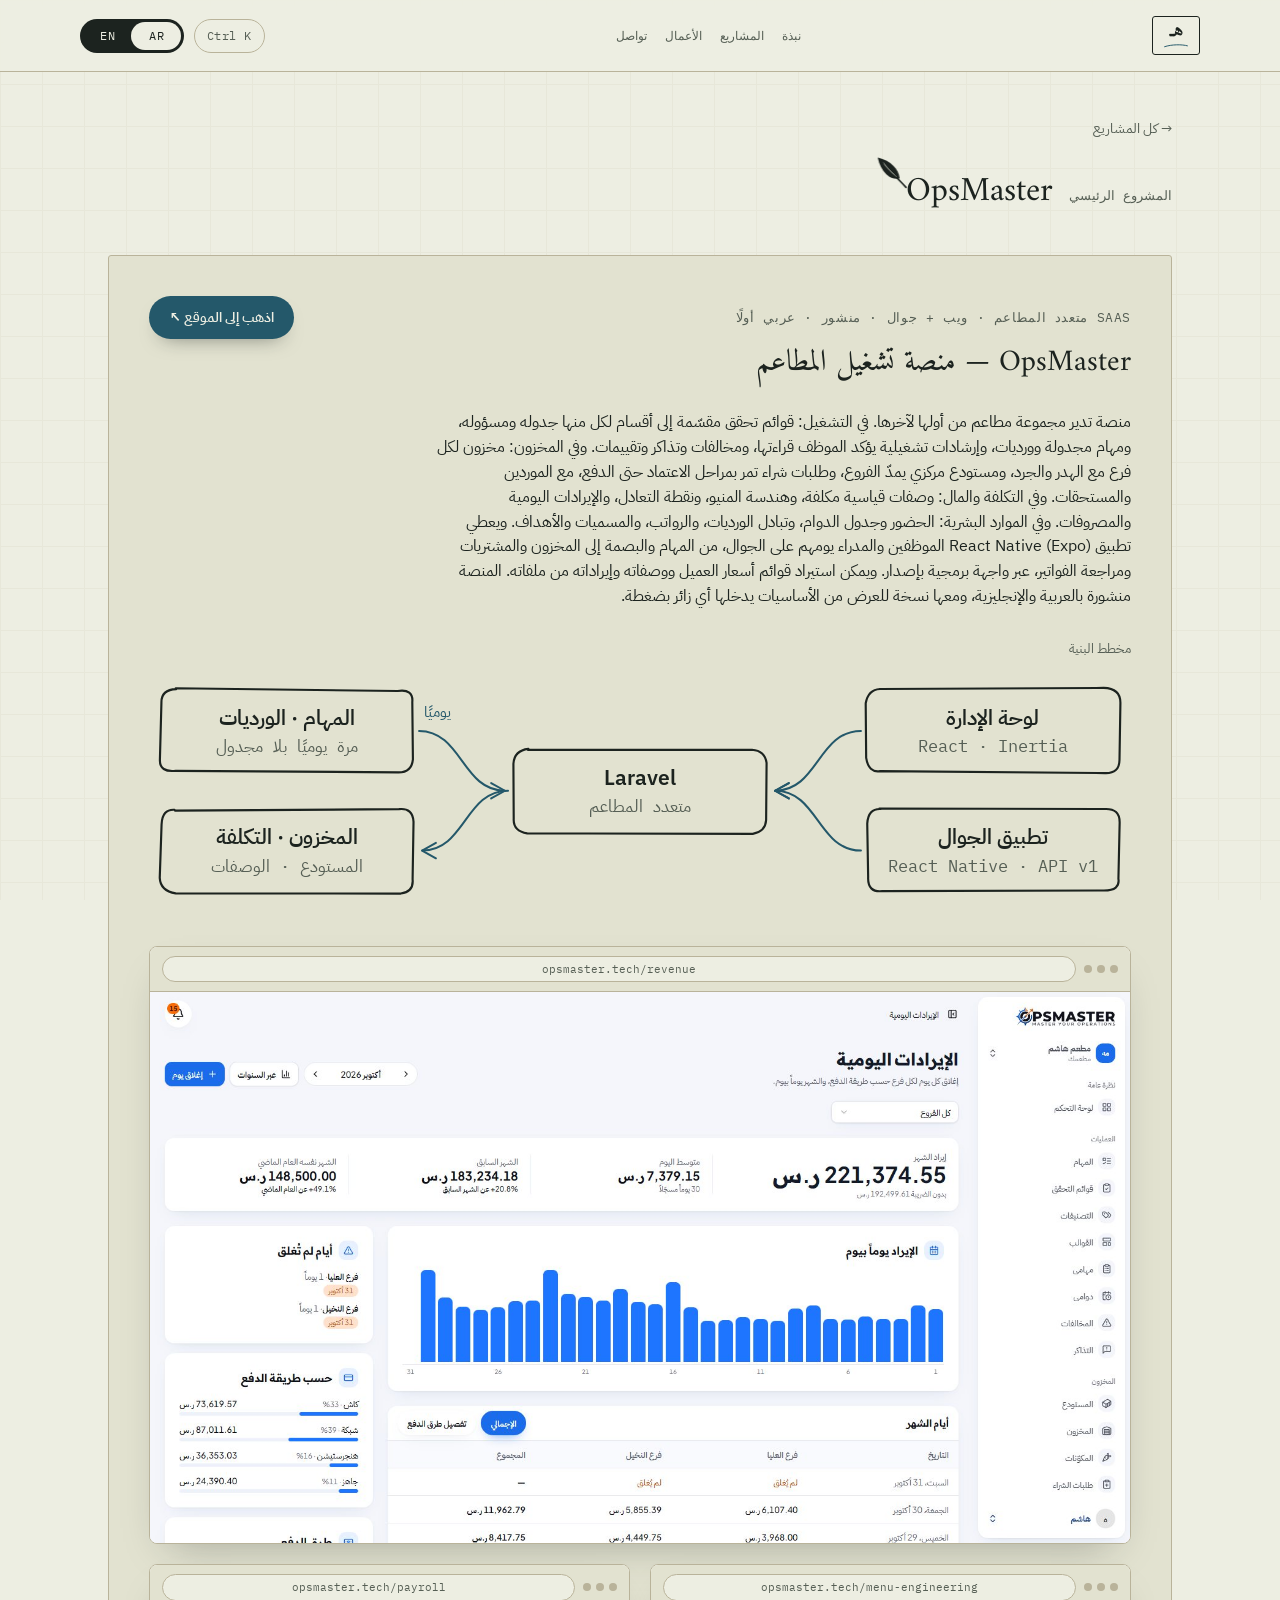
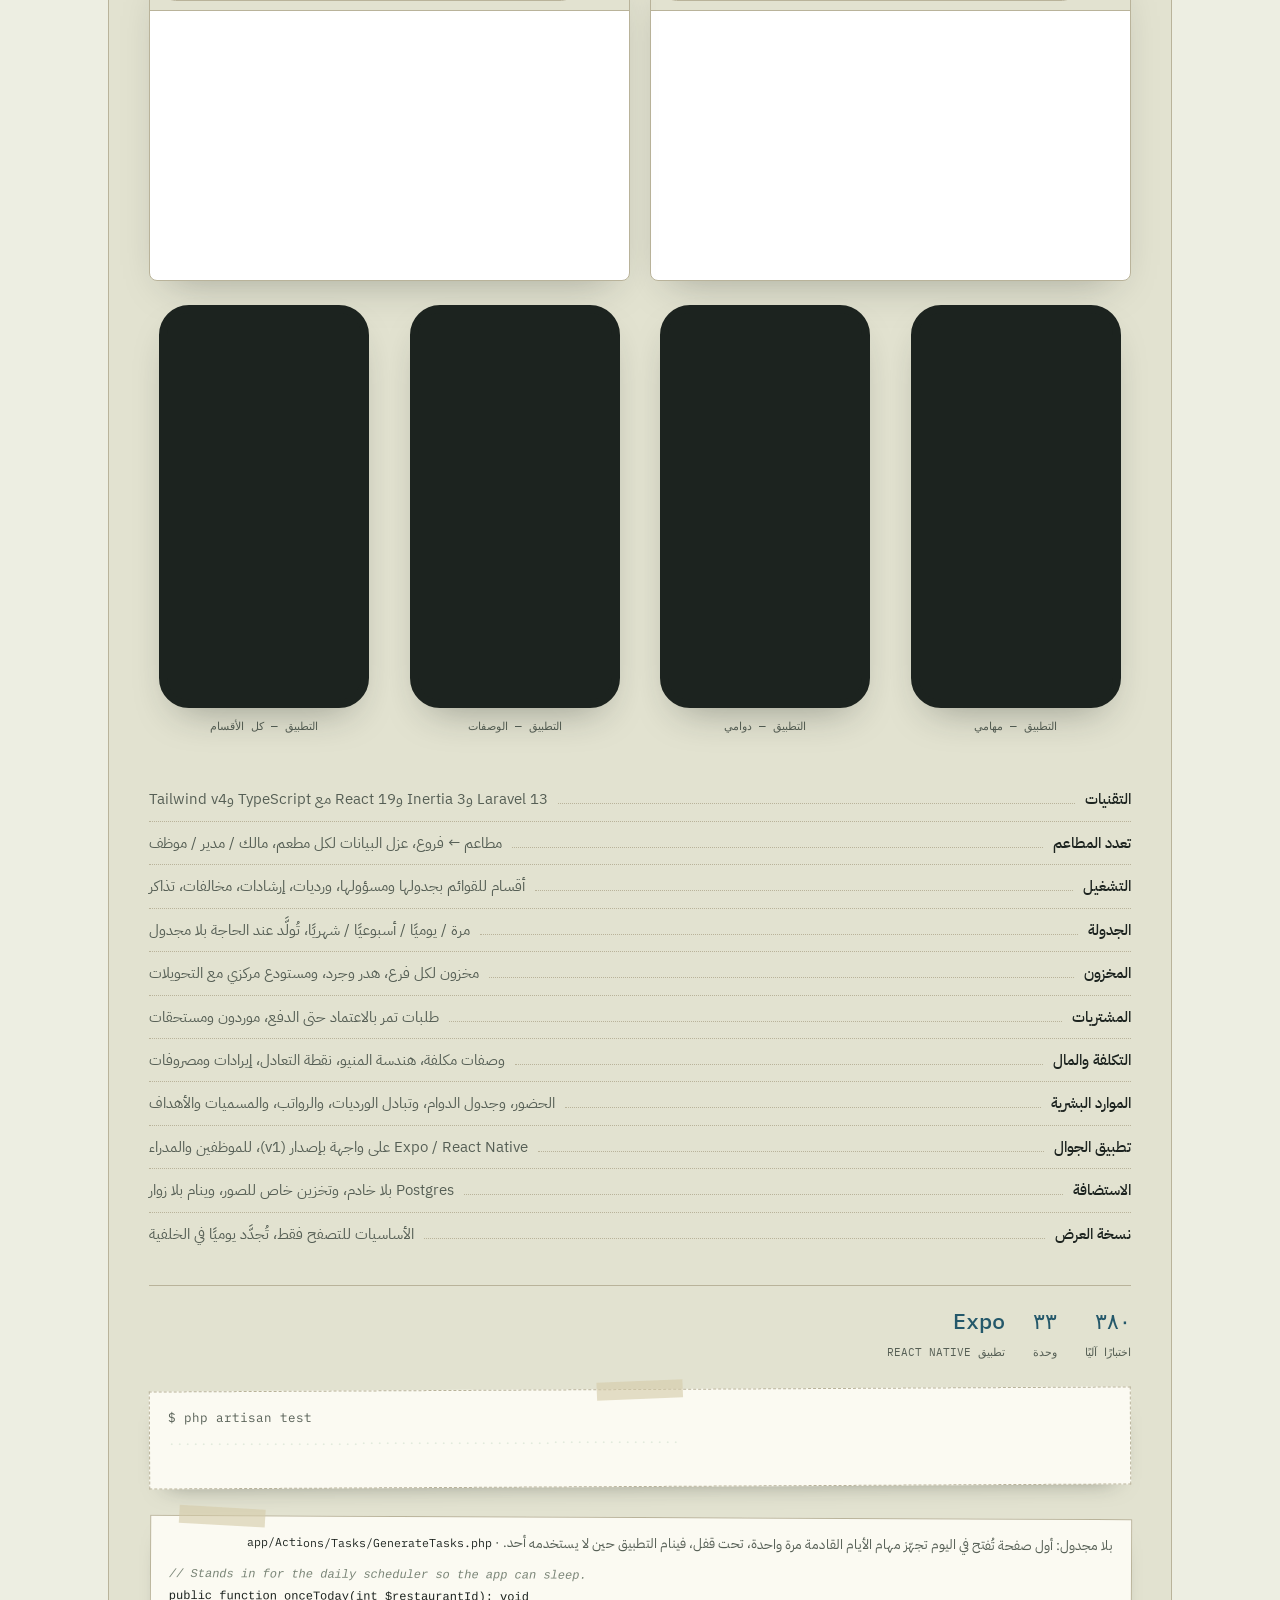
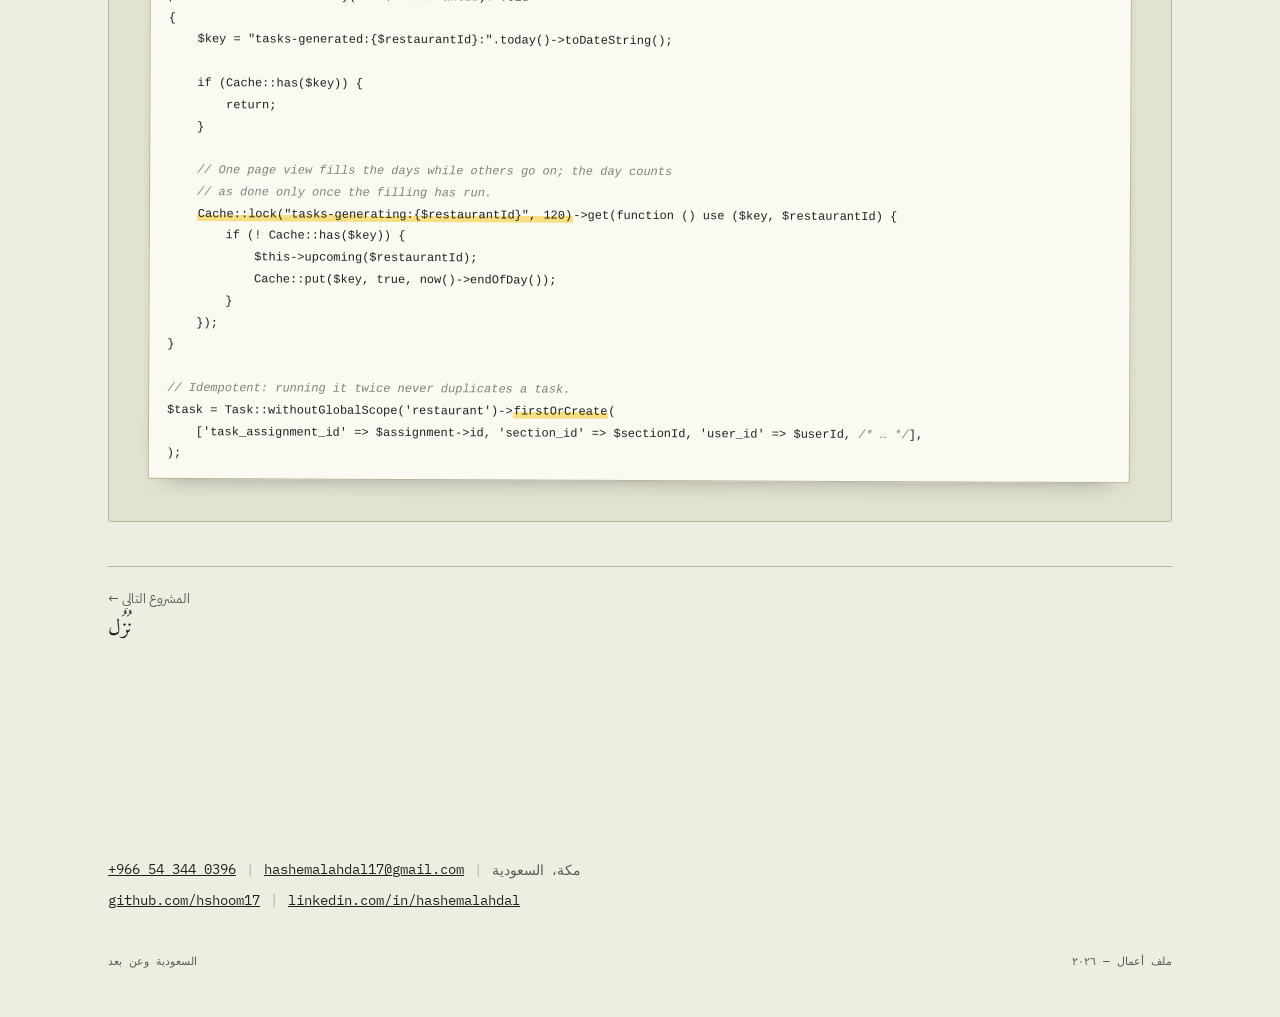
<file: projects/zad.html>
<!doctype html>
<html lang="ar" dir="rtl">
<head>
<meta charset="UTF-8">
<meta name="viewport" content="width=device-width, initial-scale=1.0">
<title>OpsMaster · هاشم الاهدل</title>
<link rel="canonical" href="https://hashemalahdal.com/projects/opsmaster.html">
<meta name="robots" content="noindex">
<meta http-equiv="refresh" content="0; url=opsmaster.html">
</head>
<body>
<!-- Zad was renamed OpsMaster; this page keeps old links working. -->
<p><a href="opsmaster.html">زاد صار اسمه OpsMaster — انتقل إلى صفحة المشروع</a></p>
</body>
</html>
</file>
<file: assets/site.css>
:root{
    --paper:#EDEEE2;
    --paper-dim:#E2E2D0;
    --ink:#1C231F;
    --ink-soft:#565F55;
    --rule:#B9B39A;
    --accent:#24586A;
    --accent-soft:#DCE6E5;
    --stamp:#A6402F;
    --shadow-rgb:28,35,31;
    --radius:3px;
    --max:1120px;
    color-scheme:light;
  }

  *{box-sizing:border-box;}
  html{ scroll-behavior:smooth; }
  section, footer{ scroll-margin-top:76px; }
  body{
    margin:0;
    background:var(--paper);
    color:var(--ink);
    font-family:'IBM Plex Sans', sans-serif;
    font-size:16px;
    line-height:1.55;
    -webkit-font-smoothing:antialiased;
    overflow-x:hidden;
  }
  html[dir="rtl"] body{ font-family:'IBM Plex Sans Arabic', sans-serif; }

  body::before{
    content:"";
    position:fixed; inset:0;
    background-image:
      linear-gradient(var(--rule) 1px, transparent 1px),
      linear-gradient(90deg, var(--rule) 1px, transparent 1px);
    background-size: 42px 42px;
    opacity:0.12;
    pointer-events:none;
    z-index:0;
  }

  .mono{font-family:'IBM Plex Mono', monospace;}
  .display{font-family:'Fraunces', serif; font-optical-sizing:auto;}
  html[dir="rtl"] .display{font-family:'Amiri', serif;}
  a{color:inherit;}

  [data-i18n="ar"]{ display:none; }
  html[data-lang="ar"] [data-i18n="en"]{ display:none; }
  html[data-lang="ar"] [data-i18n="ar"]{ display:block; }
  [data-i18n="en"].inline{ display:inline-flex; }
  html[data-lang="ar"] [data-i18n="ar"].inline{ display:inline-flex; }

  .wrap{max-width:var(--max); margin:0 auto; padding:0 28px; position:relative; z-index:1;}

  /* ---------- NAV ---------- */
  header.nav{
    position:sticky; top:0; z-index:50;
    background:color-mix(in srgb, var(--paper) 88%, transparent);
    backdrop-filter:blur(6px);
    border-bottom:1px solid var(--rule);
  }
  /* header layout is pinned RTL (logo right, toggle left) so nothing swaps sides on language change */
  .nav-row{ display:flex; align-items:center; justify-content:space-between; padding:16px 0; direction:rtl; }
  .nav-tags .inline[lang="en"]{ direction:ltr; }
  .mark{
    font-family:'Amiri', serif; font-weight:700; font-size:21px; line-height:1;
    border:1px solid var(--ink); padding:3px 11px 6px; border-radius:var(--radius);
    display:flex; flex-direction:column; align-items:center; gap:2px;
  }
  .mark .swash{ display:block; width:24px; height:5px; color:var(--accent); }
  .nav-controls{ display:flex; align-items:center; gap:10px; }
  .nav-tags{
    display:flex; gap:18px; font-family:'IBM Plex Mono', monospace; font-size:11.5px;
    letter-spacing:0.06em; color:var(--ink-soft); text-transform:uppercase;
  }
  .nav-tags .inline{ gap:18px; }
  .nav-tags a{ color:var(--ink-soft); text-decoration:none; transition:color .2s ease; }
  .nav-tags a:hover{ color:var(--ink); }
  @media (max-width: 720px){ .nav-tags{display:none;} }

  /* ---------- LANG TOGGLE ---------- */
  .lang-toggle{
    position:relative; display:inline-flex; align-items:center; width:104px; height:34px;
    background:var(--ink); border-radius:999px; padding:3px; cursor:pointer; border:none;
    font-family:'IBM Plex Mono', monospace; direction:ltr;
  }
  .lang-toggle .thumb{
    position:absolute; top:3px; left:3px; width:50px; height:28px;
    background:var(--paper); border-radius:999px; transition:transform .32s cubic-bezier(.65,0,.35,1); z-index:1;
  }
  html[data-lang="ar"] .lang-toggle .thumb{ transform:translateX(48px); }
  .lang-toggle .opt{ position:relative; z-index:2; width:50px; text-align:center; font-size:12px; letter-spacing:0.04em; color:var(--paper); transition:color .3s ease; }
  html[data-lang="en"] .lang-toggle .opt.en{ color:var(--ink); }
  html[data-lang="ar"] .lang-toggle .opt.ar{ color:var(--ink); }

  /* ---------- HERO ---------- */
  .hero{ padding:96px 0 72px; }
  .eyebrow{
    font-family:'IBM Plex Mono', monospace; font-size:12px; letter-spacing:0.12em;
    text-transform:uppercase; color:var(--accent); margin:0 0 18px;
  }
  h1.name{ font-size:clamp(42px, 7vw, 76px); line-height:1.02; margin:0 0 14px; font-weight:500; }
  html[dir="rtl"] h1.name{ line-height:1.4; margin-bottom:30px; }
  .role{ font-size:clamp(17px, 2.2vw, 21px); color:var(--ink-soft); max-width:640px; margin:0 0 28px; font-weight:500; }
  .lede{ max-width:620px; font-size:16.5px; color:var(--ink); margin:0 0 34px; }
  .stamps{ display:flex; flex-wrap:wrap; gap:12px; }
  .stamp{
    font-family:'IBM Plex Mono', monospace; font-size:11.5px; letter-spacing:0.05em; text-transform:uppercase;
    padding:7px 13px; border:1px dashed var(--ink-soft); border-radius:999px; color:var(--ink-soft);
  }
  .stamp.red{ border-color:var(--stamp); color:var(--stamp); transform:rotate(-2deg); }

  /* stamp-down: pills land like rubber stamps once their row reveals */
  .reveal.in .stamp{ animation:stamp-down .45s cubic-bezier(.2,1.4,.4,1) backwards; }
  .reveal.in .stamp:nth-child(2){ animation-delay:.13s; }
  .reveal.in .stamp:nth-child(3){ animation-delay:.26s; }
  @keyframes stamp-down{ from{ opacity:0; transform:scale(1.7) rotate(-8deg); } }

  /* pen-written name */
  h1.name{ width:max-content; max-width:100%; position:relative; }
  .name-ink{ display:inline-block; }
  /* quill — tip anchored at the ink edge, driven by JS */
  .qalam{ position:absolute; top:0.66em; left:0; width:0; height:0; opacity:0; color:var(--ink); pointer-events:none; transition:opacity .35s ease; }
  .qalam .pen{ position:absolute; left:-0.10em; bottom:-0.06em; width:1.05em; height:1.05em; }
  html[dir="rtl"] .qalam .pen{ transform:scaleX(-1); left:-0.95em; }
  .qalam svg{ width:100%; height:100%; display:block; transform-origin:10% 90%; }
  .writing .qalam svg{ animation:pen-jig .16s ease-in-out infinite alternate; }
  @keyframes pen-jig{ from{ transform:rotate(-1.2deg); } to{ transform:rotate(2.2deg); } }
  .sec-head h2, footer h2{ position:relative; width:max-content; max-width:100%; }
  .h2-ink{ display:inline-block; }

  /* ink ruling scroll line */
  #inkline{ position:fixed; top:0; inset-inline-start:0; height:2px; width:0; background:var(--accent); z-index:60; }

  /* hero portrait */
  .hero-grid{ display:flex; gap:56px; align-items:flex-start; justify-content:space-between; }
  .hero-text{ flex:1; min-width:0; }
  .hero-photo{ flex:0 0 250px; margin-top:20px; }
  .photo-frame{
    border:1px solid var(--ink); border-radius:var(--radius); background:var(--paper-dim);
    padding:10px 10px 8px; box-shadow:0 16px 34px -18px rgba(var(--shadow-rgb),0.4);
    transform:rotate(1.4deg);
  }
  html[dir="rtl"] .photo-frame{ transform:rotate(-1.4deg); }
  .photo-frame img{ display:block; width:100%; height:auto; border-radius:2px; filter:saturate(0.94); }
  .photo-caption{
    text-align:center; font-family:'IBM Plex Mono', monospace; font-size:11px;
    letter-spacing:0.06em; text-transform:uppercase; color:var(--ink-soft); margin-top:12px;
  }
  @media (max-width:860px){ .hero-photo{ display:none; } }

  /* connected Arabic script must not be letter-spaced */
  html[dir="rtl"] .photo-caption, html[dir="rtl"] .phone-caption,
  html[dir="rtl"] .stamp, html[dir="rtl"] .eyebrow, html[dir="rtl"] .stat .l,
  .nav-tags .inline[lang="ar"]{ letter-spacing:0; }

  /* ---------- SECTION SCAFFOLDING ---------- */
  section{ padding:64px 0; border-top:1px solid var(--rule); }
  .sec-head{ display:flex; align-items:baseline; gap:16px; margin-bottom:36px; flex-wrap:wrap; }
  .sec-head h2{ font-family:'Fraunces', serif; font-weight:500; font-size:clamp(26px,3.6vw,34px); margin:0; }
  html[dir="rtl"] .sec-head h2{ font-family:'Amiri', serif; }
  .sec-num{ font-family:'IBM Plex Mono', monospace; color:var(--ink-soft); font-size:13px; }

  /* ---------- LEDGER ---------- */
  .ledger-row{ display:flex; align-items:baseline; gap:10px; padding:14px 0; border-bottom:1px solid var(--rule); }
  .ledger-row .label{ font-size:16px; font-weight:500; white-space:nowrap; }
  .ledger-row .dots{ flex:1; border-bottom:2px dotted var(--rule); height:0; margin-bottom:6px; }
  /* dotted leaders draw themselves in */
  .ledger-row.reveal .dots{ transform:scaleX(0); transform-origin:left; transition:transform .8s ease .15s; }
  html[dir="rtl"] .ledger-row.reveal .dots{ transform-origin:right; }
  .ledger-row.reveal.in .dots{ transform:scaleX(1); }
  .ledger-row .value{ font-family:'IBM Plex Mono', monospace; font-size:13.5px; color:var(--accent); white-space:nowrap; text-align:right; }
  html[dir="rtl"] .ledger-row .value{ text-align:left; }
  @media (max-width:600px){
    .ledger-row .label{ white-space:normal; }
    .ledger-row .value{ white-space:normal; }
  }

  /* ---------- FEATURED PROJECT ---------- */
  .feature-card{ background:var(--paper-dim); border:1px solid var(--rule); border-radius:var(--radius); padding:40px; }
  @media (max-width:600px){ .feature-card{ padding:24px 18px; } }
  .feature-top{ display:flex; justify-content:space-between; align-items:flex-start; gap:20px; flex-wrap:wrap; margin-bottom:8px; }
  .feature-card h3{ font-family:'Fraunces', serif; font-size:clamp(24px,3vw,30px); margin:0 0 6px; font-weight:500; }
  html[dir="rtl"] .feature-card h3{ font-family:'Amiri', serif; }
  .feature-sub{ font-family:'IBM Plex Mono', monospace; font-size:12.5px; color:var(--ink-soft); text-transform:uppercase; letter-spacing:0.05em; }

  .feature-desc{ max-width:700px; margin:18px 0 30px; color:var(--ink); }
  .demo-link{
    display:inline-flex; align-items:center; gap:8px;
    font-family:'IBM Plex Mono', monospace; font-size:12.5px; letter-spacing:0.04em; text-transform:uppercase;
    color:var(--paper); background:var(--accent); border-radius:999px; padding:11px 20px;
    text-decoration:none; white-space:nowrap; align-self:flex-start;
    box-shadow:0 10px 20px -12px rgba(var(--shadow-rgb),0.55);
    transition:transform .18s ease, box-shadow .18s ease, background .18s ease;
  }
  .demo-link:hover{
    transform:translateY(-2px);
    box-shadow:0 14px 26px -12px rgba(var(--shadow-rgb),0.6);
    background:color-mix(in srgb, var(--accent) 85%, var(--ink));
  }
  html[dir="rtl"] .demo-link{ font-family:'IBM Plex Sans Arabic', sans-serif; font-size:14px; font-weight:600; letter-spacing:0; text-transform:none; }

  /* browser + phone mockups */
  .showcase-main{ margin-bottom:20px; }
  .showcase-row{ display:grid; grid-template-columns:1fr 1fr; gap:20px; align-items:start; margin-bottom:24px; }
  @media (max-width:700px){ .showcase-row{ grid-template-columns:1fr; } }

  .browser-frame{
    border:1px solid var(--rule); border-radius:8px; overflow:hidden; background:#fff;
    box-shadow:0 18px 40px -20px rgba(var(--shadow-rgb),0.35);
  }
  .browser-bar{
    display:flex; align-items:center; gap:8px; padding:9px 12px; background:var(--paper-dim); border-bottom:1px solid var(--rule);
  }
  .browser-dots{ display:flex; gap:5px; }
  .browser-dots span{ width:8px; height:8px; border-radius:50%; background:var(--rule); }
  .browser-url{
    flex:1; font-family:'IBM Plex Mono', monospace; font-size:10.5px; color:var(--ink-soft);
    background:var(--paper); border:1px solid var(--rule); border-radius:999px; padding:4px 12px; text-align:center;
  }
  /* a screen name, not an address: for projects that are not online */
  .browser-url.screen{ font-family:'IBM Plex Sans', 'IBM Plex Sans Arabic', sans-serif; font-size:11px; }
  .browser-frame img{ display:block; width:100%; height:auto; }

  .showcase-phones{ display:flex; gap:24px; justify-content:center; margin-bottom:32px; }
  .phone-block{ display:flex; flex-direction:column; align-items:center; }
  .phone-block .phone-frame{ max-width:210px; }
  /* four phones: one row on desktop, two-by-two on small screens */
  .showcase-phones.four{ display:grid; grid-template-columns:repeat(4,1fr); gap:20px; }
  @media (max-width:700px){ .showcase-phones.four{ grid-template-columns:1fr 1fr; gap:16px; } }
  .phone-frame{
    width:100%; max-width:230px; border:8px solid var(--ink); border-radius:30px; overflow:hidden;
    background:var(--ink); box-shadow:0 18px 40px -18px rgba(var(--shadow-rgb),0.4);
    position:relative;
  }
  .phone-frame img{ display:block; width:100%; height:auto; border-radius:22px; }
  .phone-caption{ text-align:center; font-family:'IBM Plex Mono', monospace; font-size:11px; letter-spacing:0.06em; text-transform:uppercase; color:var(--ink-soft); margin-top:10px; }

  .receipt-list{ margin:0 0 30px; }
  /* receipt rows ink in one by one */
  .reveal .receipt-row{ opacity:0; transform:translateY(6px); transition:opacity .45s ease, transform .45s ease; }
  .reveal.in .receipt-row{ opacity:1; transform:none; }
  .reveal.in .receipt-row:nth-child(2){ transition-delay:.08s; }
  .reveal.in .receipt-row:nth-child(3){ transition-delay:.16s; }
  .reveal.in .receipt-row:nth-child(4){ transition-delay:.24s; }
  .reveal.in .receipt-row:nth-child(5){ transition-delay:.32s; }
  .reveal.in .receipt-row:nth-child(6){ transition-delay:.40s; }
  .receipt-row{ display:flex; gap:10px; align-items:baseline; padding:10px 0; border-bottom:1px dotted var(--rule); font-size:14.5px; }
  .receipt-row:last-child{ border-bottom:none; }
  .receipt-row .k{ font-weight:500; white-space:nowrap; }
  .receipt-row .d{ flex:1; border-bottom:1px dotted var(--rule); height:0; margin-bottom:5px; }
  .receipt-row .v{ color:var(--ink-soft); text-align:right; max-width:56%; }
  html[dir="rtl"] .receipt-row .v{ text-align:left; }

  .stat-row{ display:flex; gap:28px; flex-wrap:wrap; padding-top:18px; border-top:1px solid var(--rule); }
  .stat{ font-family:'IBM Plex Mono', monospace; }
  .stat .n{ font-size:22px; color:var(--accent); font-weight:500; display:block; }
  .stat .l{ font-size:11px; color:var(--ink-soft); text-transform:uppercase; letter-spacing:0.05em; }

  /* ---------- OTHER WORK ---------- */
  .grid{ display:grid; grid-template-columns:repeat(3, 1fr); gap:20px; }
  @media (max-width:860px){ .grid{ grid-template-columns:repeat(2,1fr); } }
  @media (max-width:560px){ .grid{ grid-template-columns:1fr; } }
  .card{
    border:1px solid var(--rule); border-radius:var(--radius); padding:24px; background:transparent;
    transition:transform .2s ease, box-shadow .2s ease, background .2s ease;
  }
  .card:hover{ transform:translateY(-3px); background:var(--paper-dim); box-shadow:0 8px 22px -12px rgba(var(--shadow-rgb),0.35); }
  .card .tag{ font-family:'IBM Plex Mono', monospace; font-size:10.5px; color:var(--accent); text-transform:uppercase; letter-spacing:0.06em; }
  .card h4{ font-size:17px; margin:10px 0 8px; font-weight:600; }
  .card p{ font-size:14px; color:var(--ink-soft); margin:0; }
  .card-tags{ display:flex; flex-wrap:wrap; gap:6px; margin-top:14px; }
  .card-tags span{
    font-family:'IBM Plex Mono', monospace; font-size:10px; letter-spacing:0.04em;
    border:1px solid var(--rule); border-radius:999px; padding:3px 8px; color:var(--ink-soft);
  }

  /* ---------- SKILLS ---------- */
  .tag-sheet{ display:flex; flex-wrap:wrap; gap:10px; }
  .tag-sheet span{ font-family:'IBM Plex Mono', monospace; font-size:12.5px; padding:8px 14px; border:1px solid var(--ink); border-radius:999px; }
  .tag-sheet.reveal span{ opacity:0; transform:translateY(5px); transition:opacity .3s ease, transform .3s ease; }
  .tag-sheet.reveal.in span{ opacity:1; transform:none; }

  /* ---------- FOOTER ---------- */
  footer{ padding:56px 0 70px; }
  .footer-top{ display:flex; justify-content:space-between; align-items:flex-end; flex-wrap:wrap; gap:24px; }
  footer h2{ font-family:'Fraunces', serif; font-weight:500; font-size:clamp(26px,4vw,40px); margin:0 0 6px; max-width:520px; }
  html[dir="rtl"] footer h2{ font-family:'Amiri', serif; }
  .contact-block{ margin:26px 0 0; }
  .contact-line{
    display:flex; flex-wrap:wrap; align-items:center; gap:10px;
    font-family:'IBM Plex Mono', monospace; font-size:14px; color:var(--ink-soft); margin-bottom:8px;
  }
  .contact-line a{ color:var(--ink); border-bottom:1px solid transparent; transition:border-color .2s ease; }
  .contact-line a:hover{ border-bottom-color:var(--ink); }
  .contact-line .sep{ color:var(--rule); }
  .foot-note{ margin-top:40px; font-family:'IBM Plex Mono', monospace; font-size:11px; color:var(--ink-soft); display:flex; justify-content:space-between; flex-wrap:wrap; gap:10px; }

  .reveal{ opacity:0; transform:translateY(14px); transition:opacity .6s ease, transform .6s ease; }
  .reveal.in{ opacity:1; transform:translateY(0); }
  @media (prefers-reduced-motion: reduce){
    html{ scroll-behavior:auto; }
    .reveal{ opacity:1; transform:none; transition:none; }
    .lang-toggle .thumb{ transition:none; }
    .reveal.in .stamp{ animation:none; }
    .qalam{ display:none; }
    .ledger-row.reveal .dots{ transform:none; transition:none; }
    .reveal .receipt-row{ opacity:1; transform:none; transition:none; }
    .tag-sheet.reveal span{ opacity:1; transform:none; transition:none; }
  }

  /* ---------- PROJECT CARDS (home) ---------- */
  /* four projects: one row on wide screens, two by two on tablets, one column on phones */
  .proj-grid{ display:grid; grid-template-columns:repeat(4, 1fr); gap:20px; }
  @media (max-width:860px){ .proj-grid{ grid-template-columns:1fr 1fr; gap:24px; } }
  @media (max-width:700px){ .proj-grid{ grid-template-columns:1fr; } }
  .proj-card{
    display:flex; flex-direction:column; text-decoration:none; color:inherit; overflow:hidden;
    background:var(--paper-dim); border:1px solid var(--rule); border-radius:var(--radius);
    transition:transform .2s ease, box-shadow .2s ease;
  }
  .proj-card:hover{ transform:translateY(-4px); box-shadow:0 18px 34px -20px rgba(var(--shadow-rgb),0.5); }
  .proj-card .browser-frame{ border:none; border-bottom:1px solid var(--rule); border-radius:0; box-shadow:none; }
  .proj-card .browser-frame img{ aspect-ratio:16 / 10; object-fit:cover; object-position:top; }
  .proj-body{ flex:1; display:flex; flex-direction:column; gap:6px; padding:18px 20px 20px; }
  .proj-body .feature-sub{ margin:0; font-size:11px; }
  .proj-body h3{ font-family:'Fraunces', serif; font-weight:500; font-size:21px; line-height:1.3; margin:0; }
  html[dir="rtl"] .proj-body h3{ font-family:'Amiri', serif; font-size:23px; }
  .proj-line{ margin:4px 0 14px; font-size:14px; color:var(--ink-soft); }
  .proj-foot{ margin-top:auto; display:flex; justify-content:space-between; align-items:baseline; gap:10px; padding-top:12px; border-top:1px solid var(--rule); font-family:'IBM Plex Mono', monospace; font-size:11.5px; color:var(--ink-soft); }
  .proj-stat b{ font-size:16px; font-weight:500; color:var(--accent); margin-inline-end:4px; }
  .proj-more{ color:var(--accent); white-space:nowrap; }
  html[dir="rtl"] .proj-more{ font-family:'IBM Plex Sans Arabic', sans-serif; font-size:13px; font-weight:600; }

  /* flagship: the one live project, a wide split card above the others */
  .flagship{ display:grid; grid-template-columns:1.25fr 1fr; gap:30px; align-items:center; padding:22px; background:var(--paper-dim); border:1px solid var(--rule); border-radius:var(--radius); }
  .flagship > .browser-frame{ display:block; text-decoration:none; transition:transform .2s ease, box-shadow .2s ease; }
  .flagship > .browser-frame:hover{ transform:translateY(-3px); box-shadow:0 18px 34px -20px rgba(var(--shadow-rgb),0.5); }
  .flagship-body{ display:flex; flex-direction:column; gap:8px; align-items:flex-start; }
  .flagship-body .stamp{ margin-bottom:6px; }
  .flagship-body .feature-sub{ margin:0; font-size:11.5px; }
  .flagship-body h3{ font-family:'Fraunces', serif; font-weight:500; font-size:clamp(24px, 3vw, 30px); line-height:1.25; margin:0; }
  html[dir="rtl"] .flagship-body h3{ font-family:'Amiri', serif; font-size:clamp(26px, 3.2vw, 32px); }
  .flagship-body .proj-line{ margin:2px 0 6px; font-size:15px; }
  .flagship-stats{ display:flex; flex-wrap:wrap; gap:6px 18px; padding:12px 0; margin-bottom:6px; border-top:1px solid var(--rule); border-bottom:1px solid var(--rule); align-self:stretch; font-family:'IBM Plex Mono', monospace; font-size:11.5px; color:var(--ink-soft); }
  .flagship-stats b{ font-size:18px; font-weight:500; color:var(--accent); margin-inline-end:5px; }
  .flagship-actions{ display:flex; flex-wrap:wrap; align-items:center; gap:14px 20px; }
  .flagship-actions .proj-more{ text-decoration:none; font-family:'IBM Plex Mono', monospace; font-size:12.5px; }
  /* the mono face has no Arabic letters; its fallback breaks the joins apart */
  html[dir="rtl"] .flagship-body .stamp, html[dir="rtl"] .flagship-stats{ font-family:'IBM Plex Sans Arabic', sans-serif; font-size:13px; text-transform:none; }
  html[dir="rtl"] .flagship-actions .proj-more{ font-family:'IBM Plex Sans Arabic', sans-serif; font-size:13.5px; }
  @media (max-width:860px){ .flagship{ grid-template-columns:1fr; gap:22px; padding:16px; } }

  /* ---------- PROJECT PAGE ---------- */
  a.mark{ text-decoration:none; color:inherit; }
  section.project{ border-top:none; padding-top:44px; }
  .back-link{ display:inline-block; margin:0 0 26px; font-family:'IBM Plex Mono', monospace; font-size:12px; letter-spacing:0.06em; text-transform:uppercase; color:var(--ink-soft); text-decoration:none; }
  html[dir="rtl"] .back-link{ font-family:'IBM Plex Sans Arabic', sans-serif; font-size:13.5px; letter-spacing:0; }
  .back-link:hover{ color:var(--ink); }
  .project-nav{ display:flex; gap:16px; margin-top:44px; padding-top:22px; border-top:1px solid var(--rule); }
  .project-nav a{ display:flex; flex-direction:column; gap:4px; max-width:48%; text-decoration:none; color:inherit; }
  .project-nav a.next{ margin-inline-start:auto; text-align:end; }
  .pn-k{ font-family:'IBM Plex Mono', monospace; font-size:11px; letter-spacing:0.06em; text-transform:uppercase; color:var(--ink-soft); }
  html[dir="rtl"] .pn-k{ font-family:'IBM Plex Sans Arabic', sans-serif; font-size:12.5px; letter-spacing:0; }
  .pn-t{ font-family:'Fraunces', serif; font-size:19px; }
  html[dir="rtl"] .pn-t{ font-family:'Amiri', serif; font-size:21px; }
  .project-nav a:hover .pn-t{ color:var(--accent); }

  /* ---------- ENGINEERING NOTES (project pages) ---------- */
  .note-cap{ margin:0 0 10px; font-family:'IBM Plex Mono', monospace; font-size:11px; letter-spacing:0.08em; text-transform:uppercase; color:var(--ink-soft); }
  html[dir="rtl"] .note-cap{ font-family:'IBM Plex Sans Arabic', sans-serif; font-size:12.5px; letter-spacing:0; }

  /* architecture sketch — drawn in ink when it scrolls into view */
  .arch{ margin:4px 0 32px; }
  .arch-scroll{ overflow-x:auto; }
  .arch-hint{ display:none; margin:6px 0 0; font-size:12px; color:var(--ink-soft); }
  @media (max-width:600px){ .arch-hint{ display:block; } }
  .arch svg{ display:block; width:100%; min-width:560px; height:auto; }
  .arch .ln{ fill:none; stroke:var(--ink); stroke-width:1.4; stroke-linecap:round; stroke-linejoin:round; }
  .arch .edge{ stroke:var(--accent); stroke-width:1.3; }
  .arch text{ text-anchor:middle; fill:var(--ink); font-family:'IBM Plex Sans', 'IBM Plex Sans Arabic', sans-serif; }
  .arch .t1{ font-size:14px; font-weight:600; }
  .arch .t2{ font-size:11px; fill:var(--ink-soft); font-family:'IBM Plex Mono', 'IBM Plex Sans Arabic', monospace; }
  .arch .lbl{ font-size:10px; fill:var(--accent); font-family:'IBM Plex Mono', 'IBM Plex Sans Arabic', monospace; }
  html.js .arch .ln{ stroke-dasharray:1; stroke-dashoffset:1; }
  html.js .arch.run .ln{ stroke-dashoffset:0; transition:stroke-dashoffset .7s ease calc(var(--d) * 90ms); }
  html.js .arch text{ opacity:0; }
  html.js .arch.run text{ opacity:1; transition:opacity .5s ease .7s; }

  /* printouts pasted into the notebook: test run and code excerpt */
  .test-run, .snippet{
    position:relative; background:#FBFAF2; border:1px solid var(--rule);
    box-shadow:0 12px 24px -18px rgba(var(--shadow-rgb),0.55);
  }
  .test-run::before, .snippet::before{
    content:""; position:absolute; top:-9px; width:86px; height:18px; background:rgba(214,203,170,0.62);
  }
  .test-run{ margin:26px 0 0; padding:16px 18px 14px; border-style:dashed; transform:rotate(-0.3deg); font-family:'IBM Plex Mono', monospace; font-size:12.5px; }
  .test-run::before{ left:50%; margin-left:-43px; transform:rotate(-2deg); }
  .tr-run + .tr-run{ margin-top:12px; padding-top:12px; border-top:1px dotted var(--rule); }
  .tr-cmd{ margin:0 0 6px; color:var(--ink-soft); }
  .tr-dots{ margin:0; display:flex; flex-wrap:wrap; gap:0 1px; color:#2F7A47; line-height:1.2; }
  .tr-dots i{ font-style:normal; width:7px; text-align:center; }
  .tr-res{ margin:6px 0 0; color:var(--ink); }
  .tr-res b{ color:#2F7A47; font-weight:500; }
  html.js .tr-dots i{ opacity:0.12; }
  html.js .test-run.run .tr-dots i{ opacity:1; transition:opacity .05s linear calc(var(--i) * 16ms); }
  html.js .tr-res{ opacity:0; }
  html.js .test-run.run .tr-res{ opacity:1; transition:opacity .3s ease 1.1s; }
  .snippet{ margin:30px 0 0; padding:16px 18px 14px; transform:rotate(0.25deg); }
  .snippet::before{ inset-inline-end:28px; transform:rotate(3deg); }
  .snippet figcaption{ margin:0 0 10px; font-size:13.5px; color:var(--ink-soft); }
  .snippet figcaption code{ font-family:'IBM Plex Mono', monospace; font-size:11.5px; color:var(--ink); }
  .snippet pre{ margin:0; overflow-x:auto; direction:ltr; text-align:left; font-family:'IBM Plex Mono', monospace; font-size:12px; line-height:1.65; color:var(--ink); }
  .snippet .c{ color:#7A8577; font-style:italic; }
  .snippet mark{ color:inherit; background:linear-gradient(transparent 55%, rgba(246,214,92,0.75) 55%); padding:0 1px; }
  @media (prefers-reduced-motion: reduce){
    html.js .arch .ln{ stroke-dashoffset:0; }
    html.js .arch text, html.js .tr-dots i, html.js .tr-res{ opacity:1; }
  }

  /* ---------- QUICK SEARCH (Ctrl/⌘ + K) ---------- */
  .kbd-chip{
    height:34px; padding:0 12px; border-radius:999px; cursor:pointer; direction:ltr;
    border:1px solid var(--rule); background:transparent; color:var(--ink-soft);
    font-family:'IBM Plex Mono', monospace; font-size:11.5px; letter-spacing:0.04em;
  }
  .kbd-chip:hover{ color:var(--ink); border-color:var(--ink-soft); }
  @media (hover:none), (max-width:720px){ .kbd-chip{ display:none; } }
  .palette{
    width:min(560px, calc(100vw - 32px)); margin:14vh auto auto; padding:0; overflow:hidden;
    background:var(--paper); color:var(--ink); border:1px solid var(--rule); border-radius:8px;
    box-shadow:0 30px 70px -20px rgba(var(--shadow-rgb),0.6);
  }
  .palette::backdrop{ background:rgba(var(--shadow-rgb),0.45); backdrop-filter:blur(2px); }
  .palette input{
    width:100%; border:none; border-bottom:1px solid var(--rule); background:transparent; color:var(--ink);
    padding:16px 18px; font:inherit; font-size:16px; outline:none;
  }
  .palette ul{ list-style:none; margin:0; padding:6px; max-height:min(52vh, 420px); overflow-y:auto; }
  .palette li{ display:flex; justify-content:space-between; align-items:baseline; gap:12px; padding:10px 12px; border-radius:5px; cursor:pointer; }
  .palette li[aria-selected="true"]{ background:var(--accent-soft); }
  .palette .pl-t{ font-size:14.5px; }
  .palette .pl-k{ flex:0 0 auto; font-family:'IBM Plex Mono', monospace; font-size:10.5px; letter-spacing:0.06em; text-transform:uppercase; color:var(--ink-soft); }
  .palette[dir="rtl"] .pl-k{ font-family:'IBM Plex Sans Arabic', sans-serif; font-size:12px; letter-spacing:0; }
  .palette .pl-empty{ color:var(--ink-soft); cursor:default; }
  .palette-foot{ margin:0; padding:9px 18px; border-top:1px solid var(--rule); font-family:'IBM Plex Mono', monospace; font-size:11px; color:var(--ink-soft); }
  .palette[dir="rtl"] .palette-foot{ font-family:'IBM Plex Sans Arabic', sans-serif; font-size:12px; }
</file>
